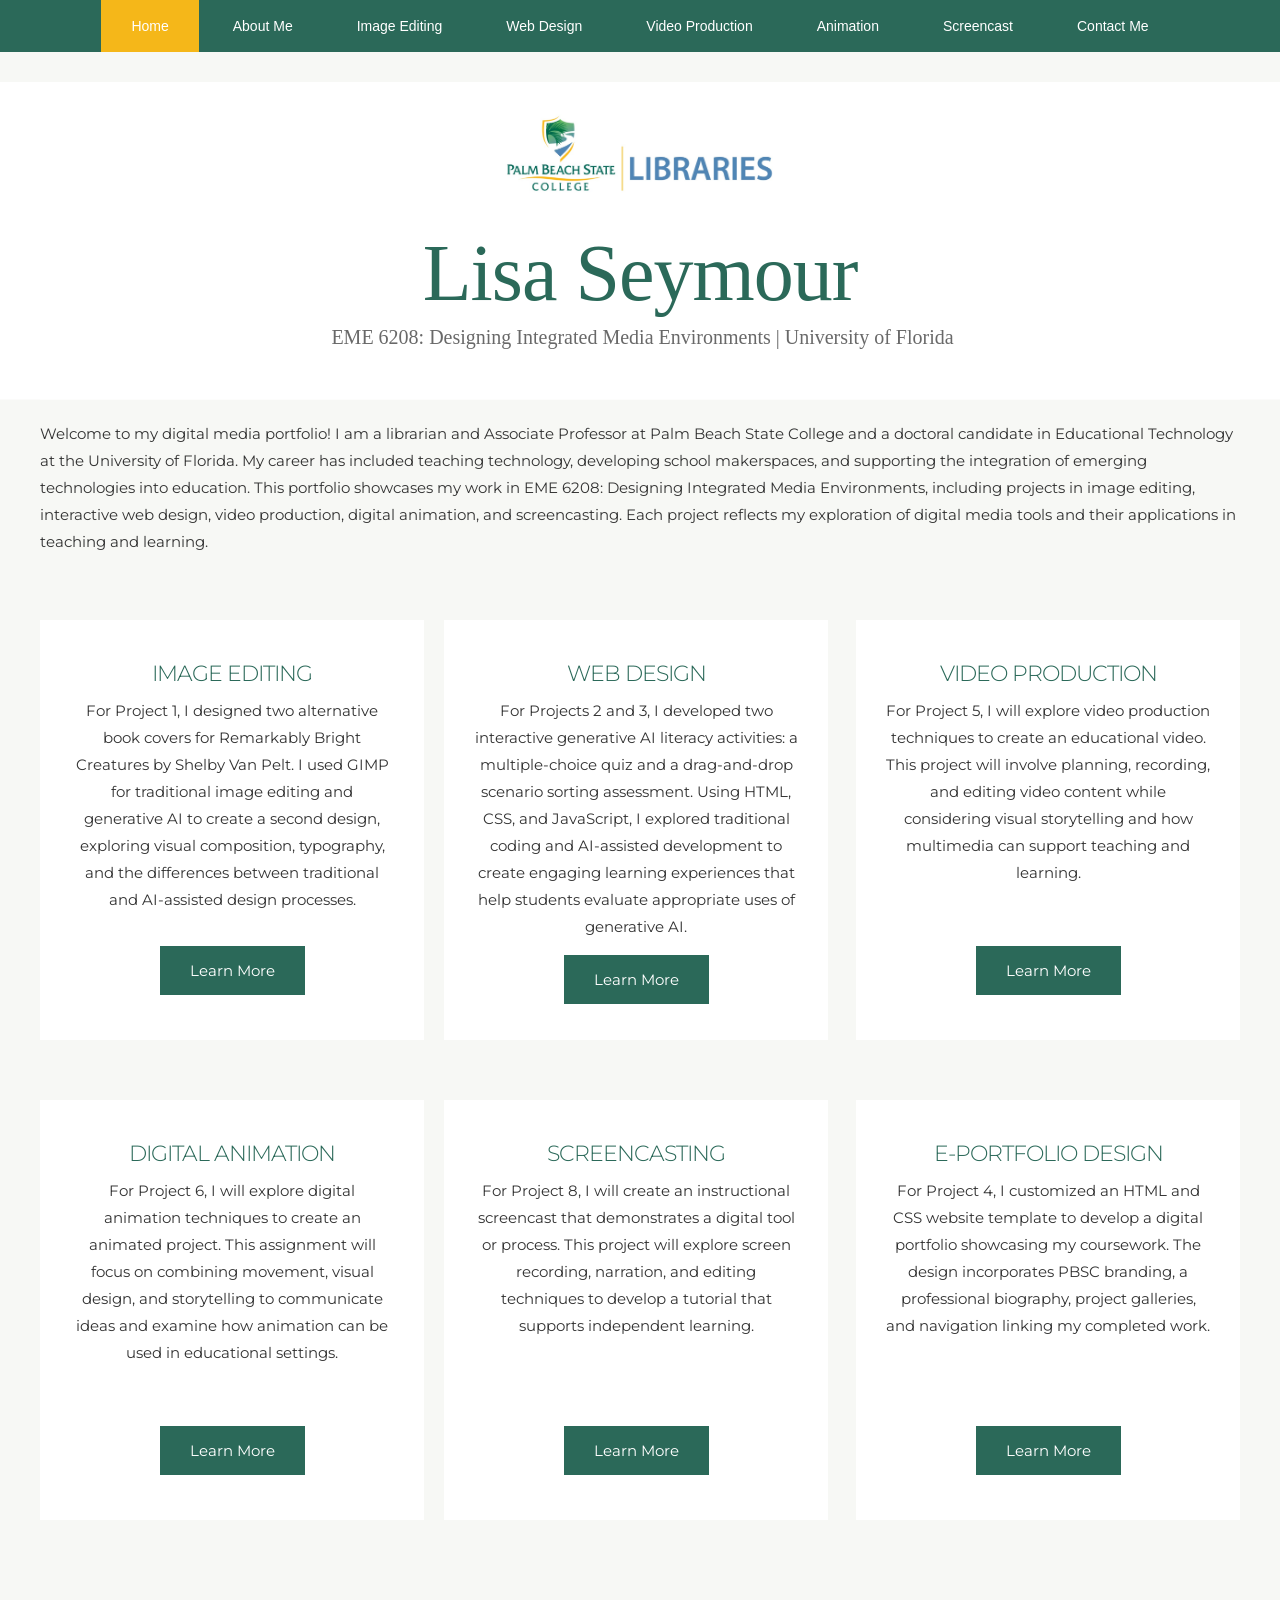
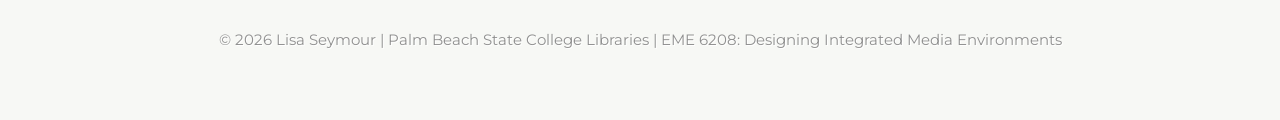
<file: index.html>
<!DOCTYPE html PUBLIC "-//W3C//DTD XHTML 1.0 Strict//EN" "http://www.w3.org/TR/xhtml1/DTD/xhtml1-strict.dtd">


<!--
Design by TEMPLATED
http://templated.co
Released for free under the Creative Commons Attribution License
Name       : Vestibule 
Description: A two-column, fixed-width design with dark color scheme.
Version    : 1.0
Released   : 20130406
-->

<!-- Comments are in ALL CAPS -->


<html xmlns="http://www.w3.org/1999/xhtml">
<head>
<meta name="keywords" content="" />
<meta name="description" content="" />
<meta http-equiv="content-type" content="text/html; charset=utf-8" />

<!-- SET THE PAGE TITLE INSIDE THE TITLE TAGS BELOW -->
    <title>Lisa Seymour | Digital Media Portfolio</title>

<link href="http://fonts.googleapis.com/css?family=Oxygen:400,700,300" rel="stylesheet" type="text/css" />
<link href="style.css" rel="stylesheet" type="text/css" media="screen" />
</head>

<body>
<div id="wrapper">
<!-- START OF THE NAVIGATION SECTION.  DO NOT CHANGE ANYTHING ABOVE THIS LINE EXCEPT TO SET THE TITLE. -->


	<div id="menu-wrapper">
		<div id="menu" class="container">
			<ul>
				<!-- NAVIGATION MENU.  THERE SHOULD BE ONE LIST ITEM FOR EACH BUTTON IN YOUR NAVIGATION BAR. -->
                <!-- REPLACE THE # IN THE LINK WITH THE FILE NAME OF THE APPROPRIATE PAGE.  -->
               
<li class="current_page_item"><a href="index.html">Home</a></li>
<li><a href="about.html">About Me</a></li>

				<li><a href="image.html">Image Editing</a></li>
				<li><a href="web.html">Web Design</a></li>
				<li><a href="video.html">Video Production</a></li>
				<li><a href="animation.html">Animation</a></li>
				<li><a href="screencast.html">Screencast</a></li>
				<li><a href="contact.html">Contact Me</a></li>
			</ul>
		</div>
	</div>
	<div id="logo" class="container">

<img src="PBSC_LIBRARIES-LOGO.jpg" alt="Palm Beach State College Libraries logo" class="library-logo" />

		<!-- THIS IS WHERE YOU CUSTOMIZE THE HEADER FOR EACH PAGE. -->
       <h1>Lisa Seymour</h1>
		<!-- THIS IS WHERE YOU CUSTOMIZE THE SUBHEADER FOR EACH PAGE. -->
      <p>EME 6208: Designing Integrated Media Environments | University of Florida</p>
      </div>
	<div id="page" class="container">
		<div>
			<div class="entry">
				<!-- THIS IS WHERE YOU CUSTOMIZE THE INTRODUCTORY PARAGRAPH FOR EACH PAGE. -->
                
<p>Welcome to my digital media portfolio! I am a librarian and Associate Professor at Palm Beach State College and a doctoral candidate in Educational Technology at the University of Florida. My career has included teaching technology, developing school makerspaces, and supporting the integration of emerging technologies into education. This portfolio showcases my work in EME 6208: Designing Integrated Media Environments, including projects in image editing, interactive web design, video production, digital animation, and screencasting. Each project reflects my exploration of digital media tools and their applications in teaching and learning.</p>

			</div>
		</div>
	</div>
    
    
<!-- END OF THE NAVIGATION SECTION. -->

<!-- START OF THE CONTENT SECTION. -->

<!-- ON OTHER PAGES, LIKE THE PROJECT PAGES, YOU WILL TAKE OUT EVERYTHING BETWEEN HERE AND THE END OF THE CONTENT SECTION AND REPLACE IT WITH THE PROJECT CONTENT. -->
    
    
    
    
	<div id="three-column" class="container">
		<div class="tbox1">
			<div class="box-style">
				<div class="content">
					
					<h2>Image Editing</h2>
					<p>For Project 1, I designed two alternative book covers for Remarkably Bright Creatures by Shelby Van Pelt. I used GIMP for traditional image editing and generative AI to create a second design, exploring visual composition, typography, and the differences between traditional and AI-assisted design processes.</p>
					<a href="image.html" class="button">Learn More</a>
				</div>
			</div>
		</div>
		<div class="tbox2">
			<div class="box-style">
				<div class="content">
					<h2>Web Design</h2>
					
<p>For Projects 2 and 3, I developed two interactive generative AI literacy activities: a multiple-choice quiz and a drag-and-drop scenario sorting assessment. Using HTML, CSS, and JavaScript, I explored traditional coding and AI-assisted development to create engaging learning experiences that help students evaluate appropriate uses of generative AI.</p>

					<a href="web.html" class="button">Learn More</a>
				</div>
			</div>
		</div>
		<div class="tbox3">
			<div class="box-style">
				<div class="content">
					<h2>Video Production</h2>
					
<p>For Project 5, I will explore video production techniques to create an educational video. This project will involve planning, recording, and editing video content while considering visual storytelling and how multimedia can support teaching and learning.</p>

					<a href="video.html" class="button">Learn More</a>
				</div>
			</div>
		</div>
	</div>
	<div id="three-column" class="container">
		<div class="tbox1">
			<div class="box-style">
				<div class="content">
					<h2>Digital Animation</h2>
					
<p>For Project 6, I will explore digital animation techniques to create an animated project. This assignment will focus on combining movement, visual design, and storytelling to communicate ideas and examine how animation can be used in educational settings.</p>

					<a href="animation.html" class="button">Learn More</a>
				</div>
			</div>
		</div>
		<div class="tbox2">
			<div class="box-style">
				<div class="content">
					<h2>Screencasting</h2>
					
<p>For Project 8, I will create an instructional screencast that demonstrates a digital tool or process. This project will explore screen recording, narration, and editing techniques to develop a tutorial that supports independent learning.</p>
<a href="screencast.html" class="button">Learn More</a>
				</div>
			</div>
		</div>
		
<div class="tbox3">
    <div class="box-style">
        <div class="content">
            <h2>E-Portfolio Design</h2>
            <p>For Project 4, I customized an HTML and CSS website template to develop a digital portfolio showcasing my coursework. The design incorporates PBSC branding, a professional biography, project galleries, and navigation linking my completed work.</p>
            <a href="portfolio.html" class="button">Learn More</a>
        </div>
    </div>
</div>
</div>

    
    
    
    
    
<!-- END OF THE CONTENT SECTION.  BELOW YOU CAN CUSTOMIZE YOUR FOOTER. -->
</div>

<div id="footer">
	<!-- START FOOTER -->
	<p>&copy; 2026 Lisa Seymour | Palm Beach State College Libraries | EME 6208: Designing Integrated Media Environments</p>
	   <!-- END FOOTER -->
</div>

</body>
</html>
</file>
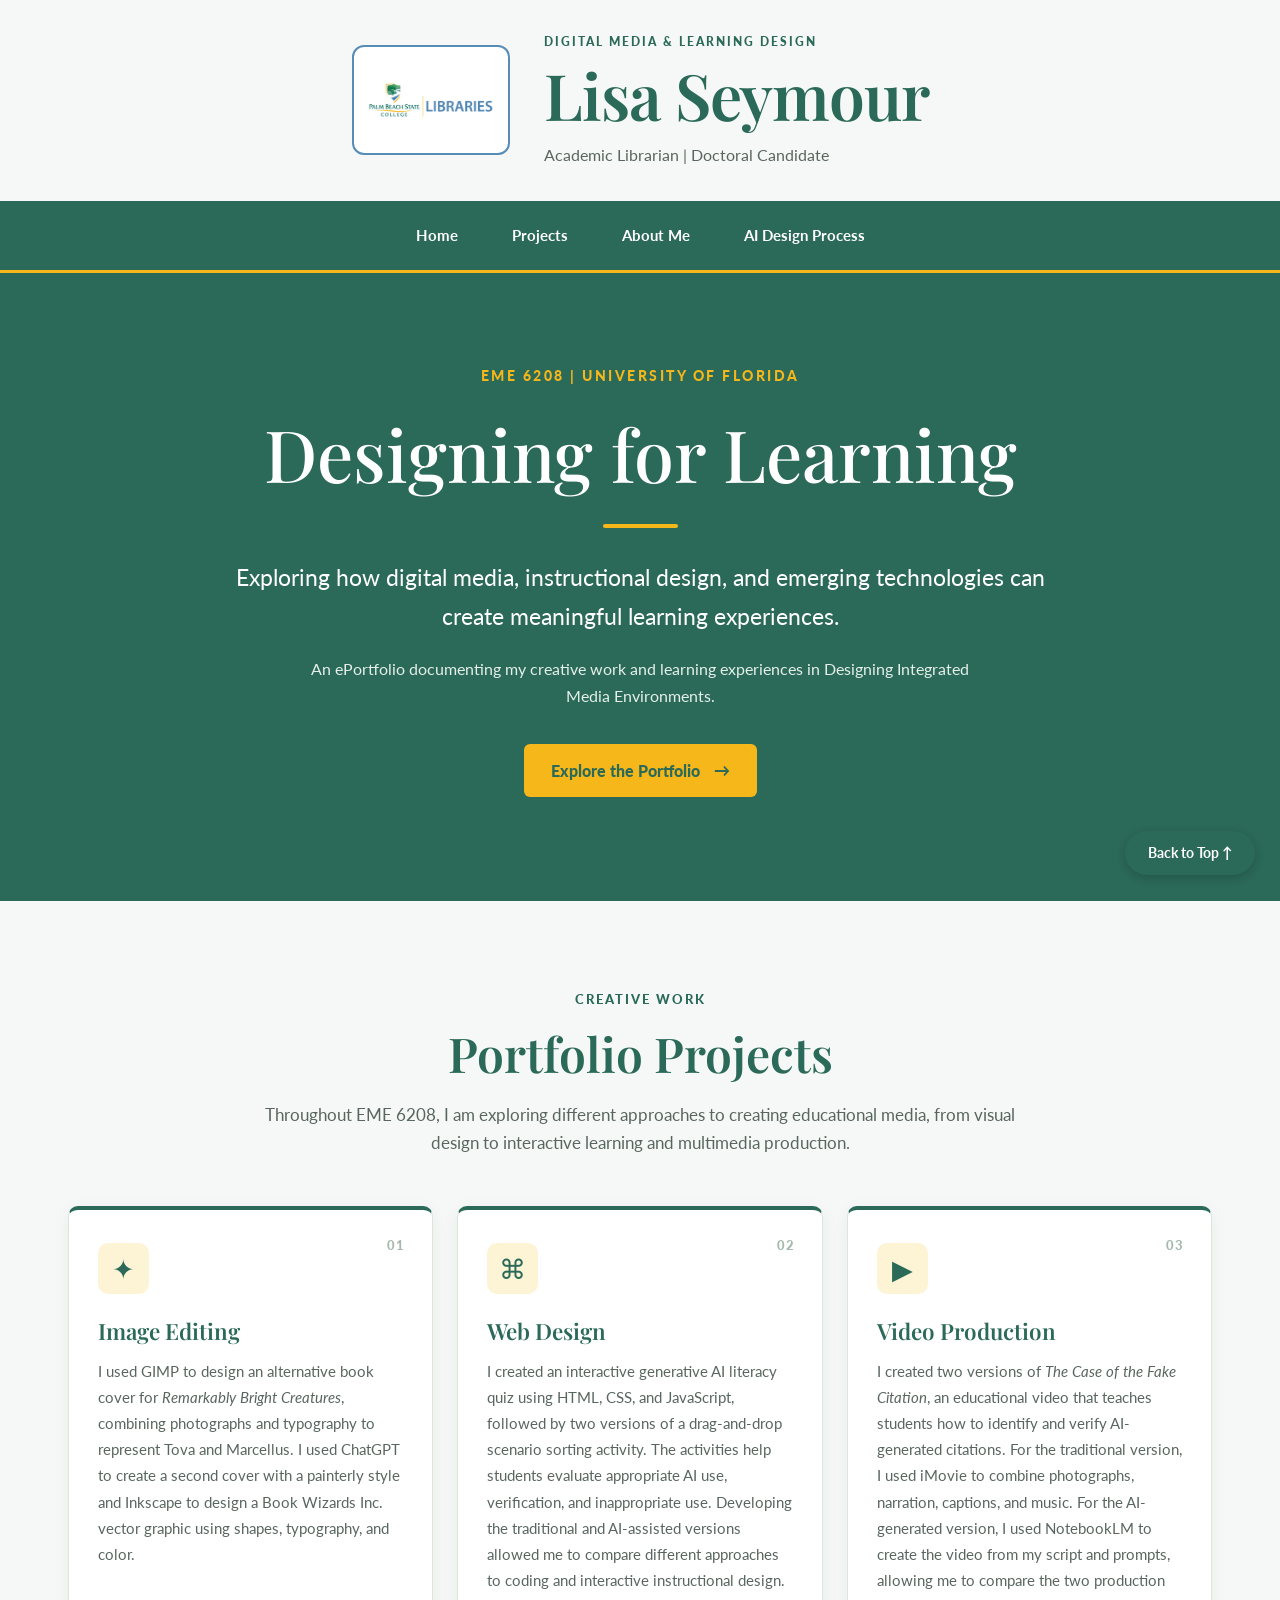
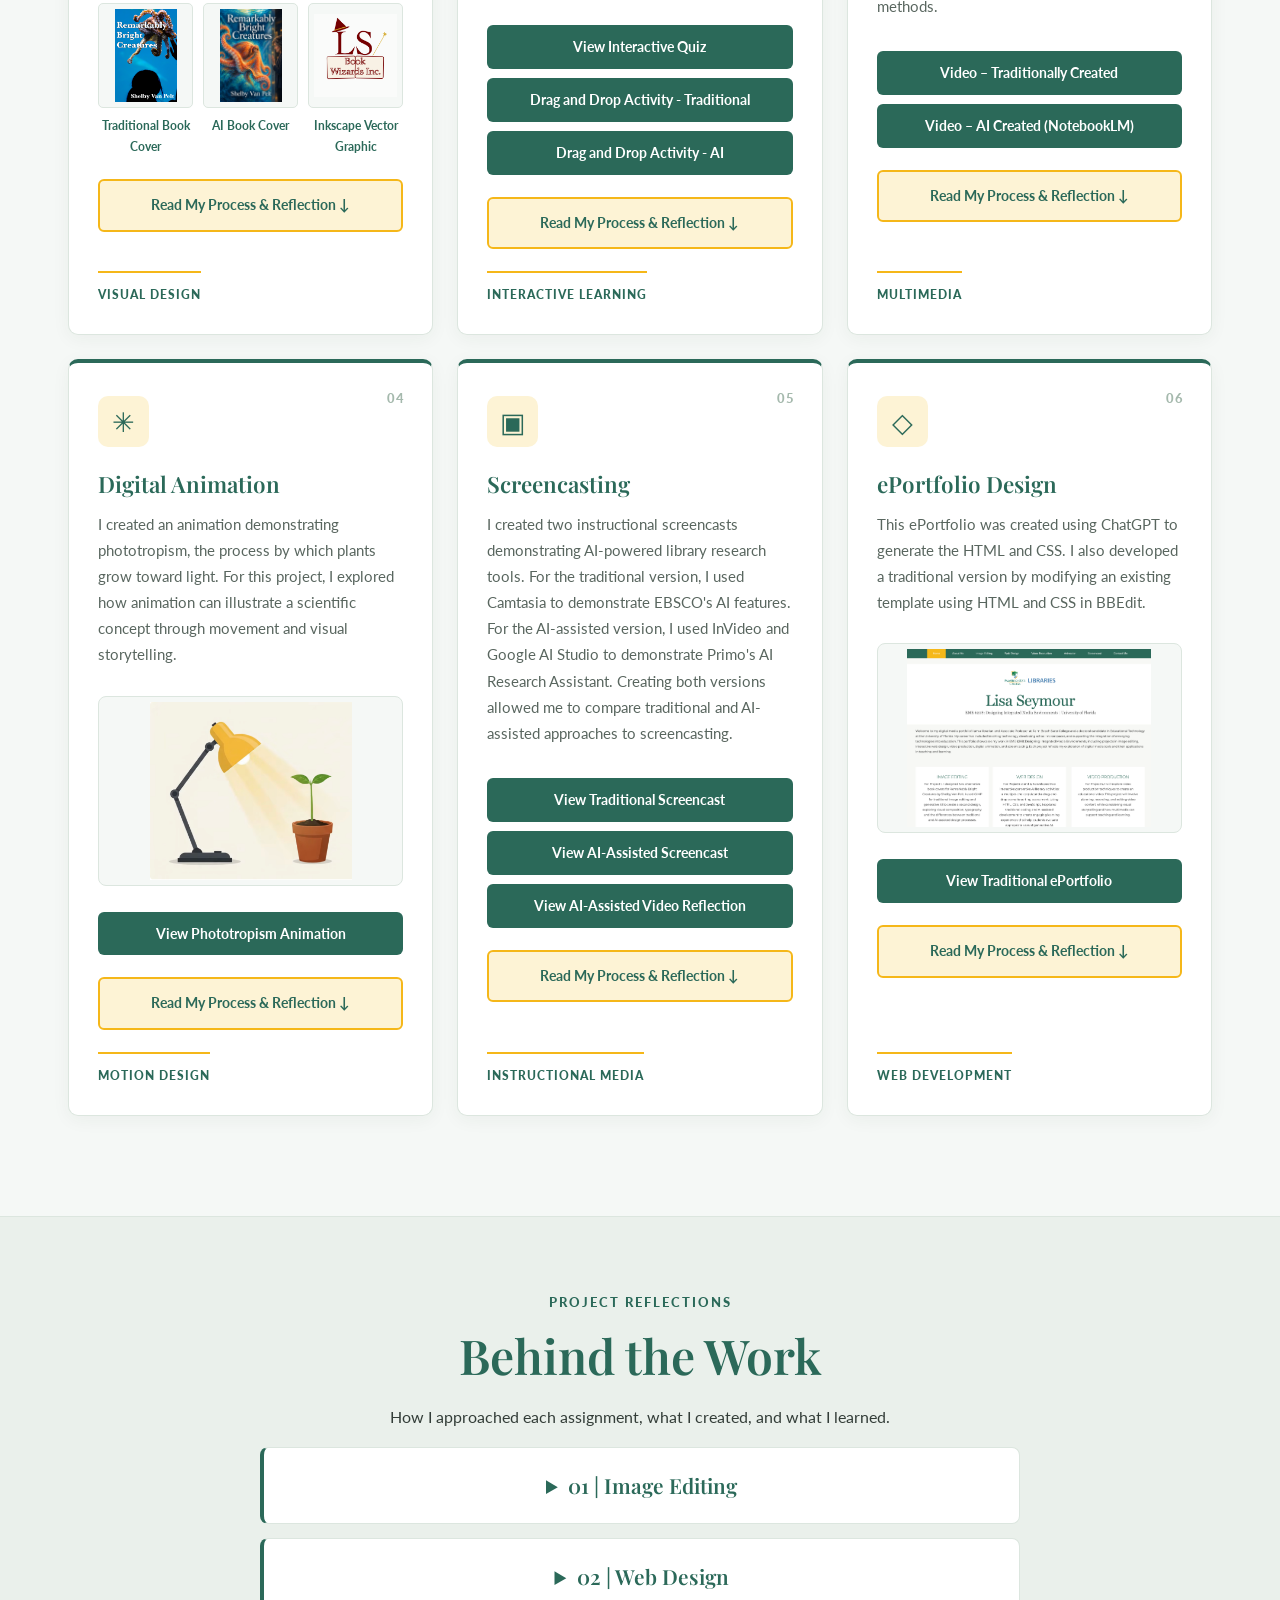
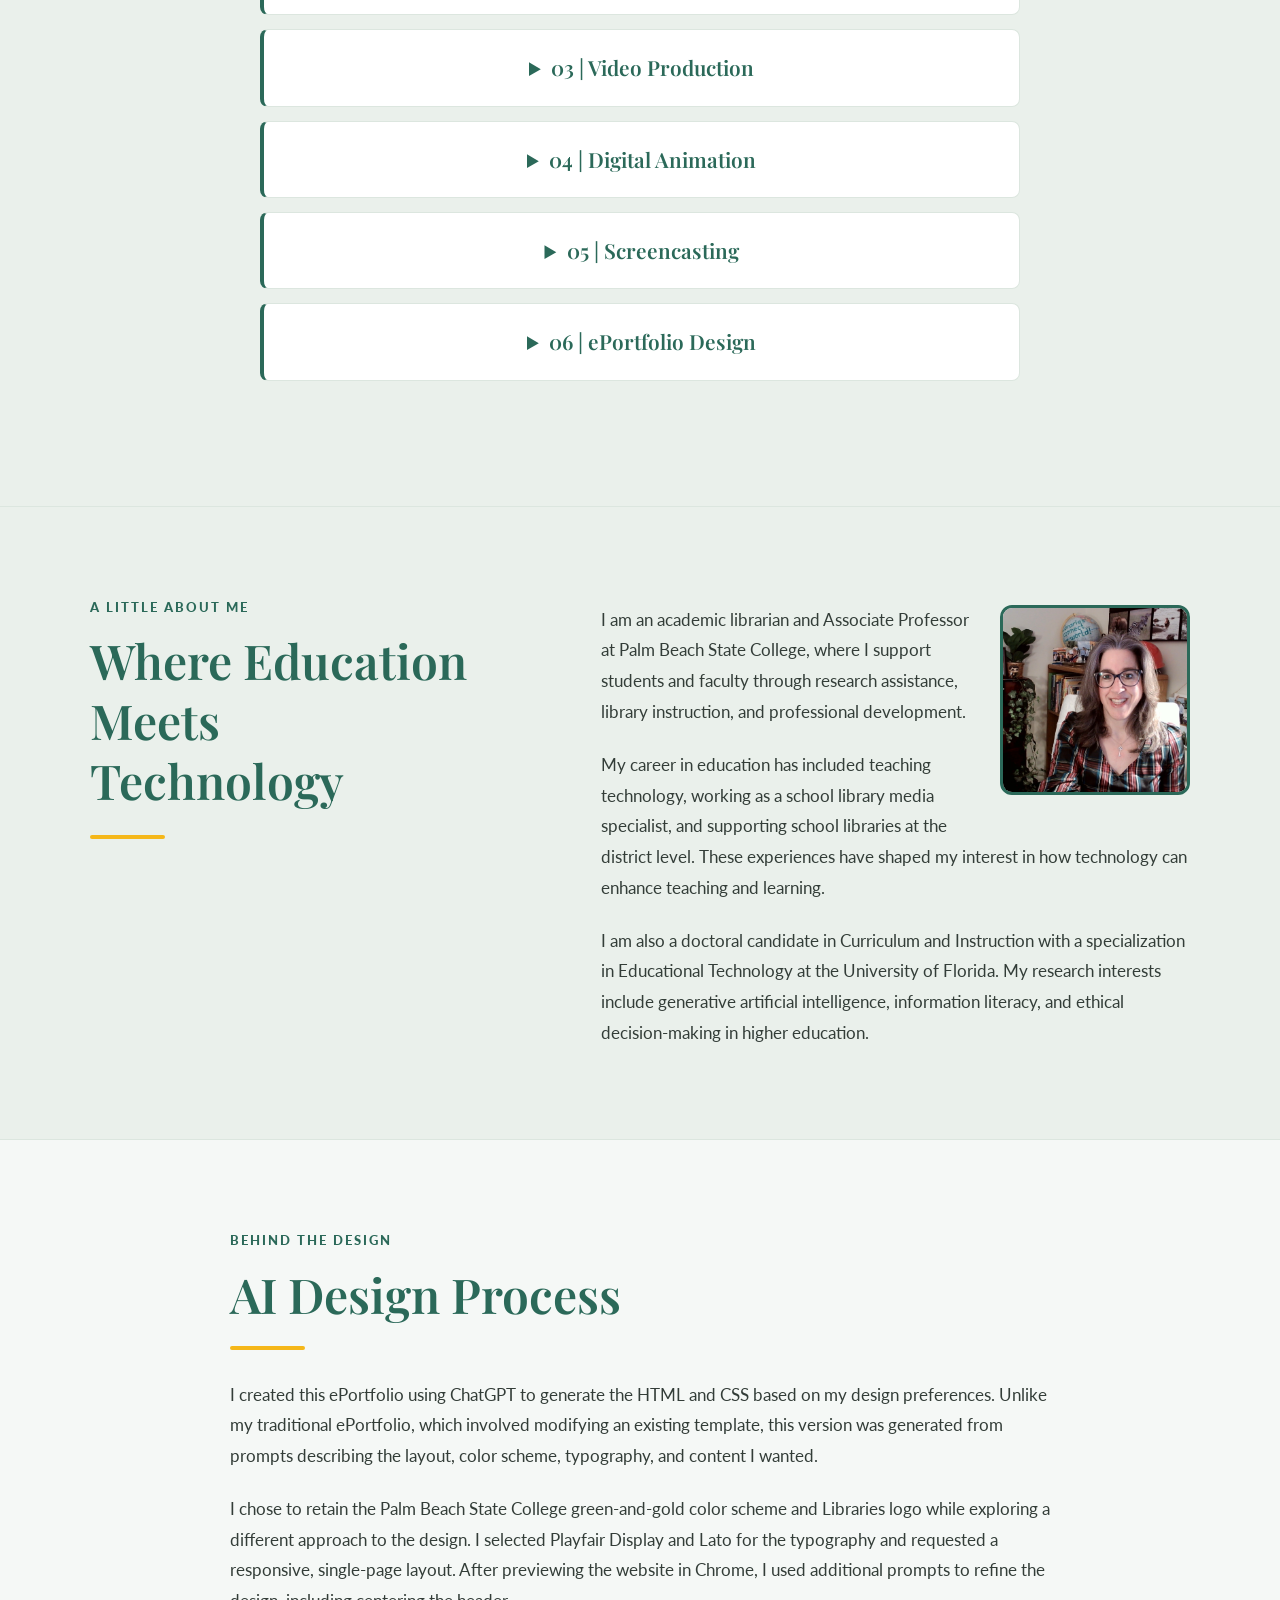
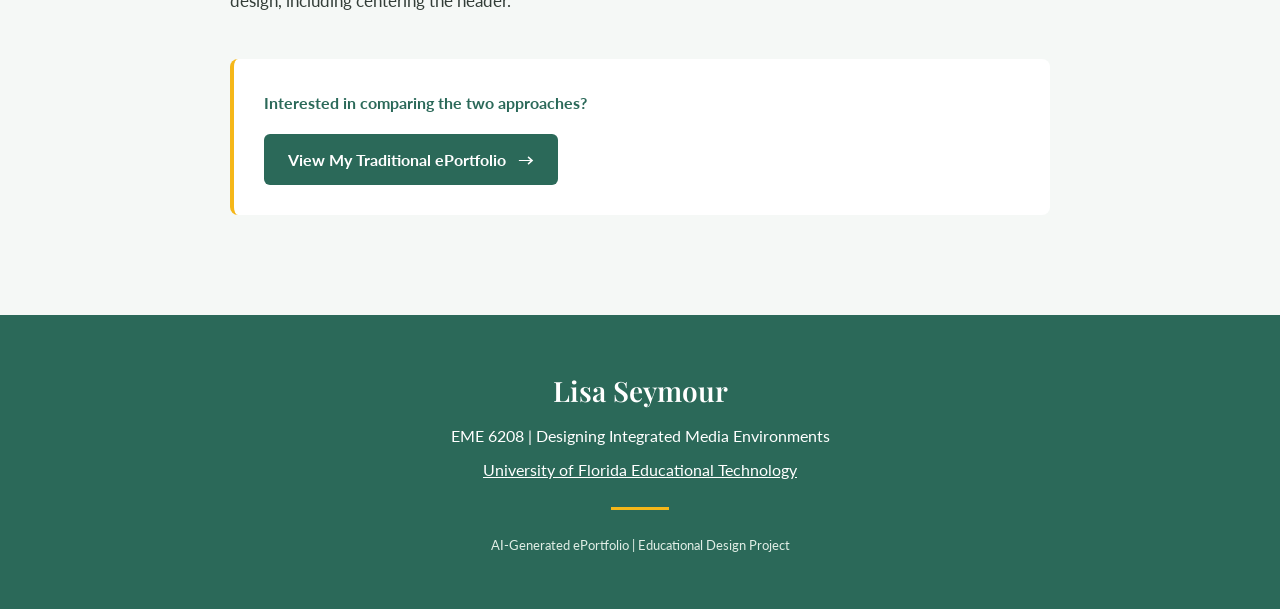
<file: eportfolio/index.html>
<!DOCTYPE html>
<html lang="en">
<head>
  <meta charset="UTF-8">
  <meta name="viewport" content="width=device-width, initial-scale=1.0">
  <meta name="description" content="Lisa Seymour's AI-generated ePortfolio for EME 6208: Designing Integrated Media Environments.">
  <title>Lisa Seymour | Digital Media ePortfolio</title>
  <link rel="stylesheet" href="style.css">
</head>

<body>

  <!-- Header and navigation -->
  <header class="site-header" id="home">
    <div class="header-inner">

      <a class="logo-link" href="#home" aria-label="Return to homepage">
        <div class="logo-frame">
          <img src="PBSC_LIBRARIES-LOGO.jpg"
               alt="Palm Beach State College Libraries logo">
        </div>
      </a>

      <div class="header-identity">
        <p class="eyebrow">Digital Media & Learning Design</p>
        <h1>Lisa Seymour</h1>
        <p class="header-subtitle">
          Academic Librarian | Doctoral Candidate
        </p>
      </div>

    </div>

    <nav class="main-nav" aria-label="Main navigation">
      <a href="#home">Home</a>
      <a href="#projects">Projects</a>
      <a href="#about">About Me</a>
      <a href="#ai-process">AI Design Process</a>
    </nav>
  </header>

  <main>

    <!-- Introduction -->
    <section class="hero" aria-labelledby="hero-title">
      <div class="hero-content">
        <p class="hero-kicker">EME 6208 | University of Florida</p>

        <h2 id="hero-title">Designing for Learning</h2>

        <div class="gold-rule"></div>

        <p class="hero-description">
          Exploring how digital media, instructional design,
          and emerging technologies can create meaningful
          learning experiences.
        </p>

        <p class="hero-secondary">
          An ePortfolio documenting my creative work and
          learning experiences in Designing Integrated
          Media Environments.
        </p>

        <a class="hero-button" href="#projects">
          Explore the Portfolio
          <span aria-hidden="true">&rarr;</span>
        </a>
      </div>
    </section>

    <!-- Project showcase -->
    <section class="projects-section" id="projects"
             aria-labelledby="projects-title">

      <div class="section-heading">
        <p class="section-label">Creative Work</p>
        <h2 id="projects-title">Portfolio Projects</h2>
        <p>
          Throughout EME 6208, I am exploring different
          approaches to creating educational media,
          from visual design to interactive learning
          and multimedia production.
        </p>
      </div>

      <div class="project-grid">

        <article class="project-card">
          <div class="card-number">01</div>
          <div class="card-icon" aria-hidden="true">✦</div>
          <h3>Image Editing</h3>
          <p>
  I used GIMP to design an alternative book cover for
  <em>Remarkably Bright Creatures</em>, combining photographs
  and typography to represent Tova and Marcellus.
  I used ChatGPT to create a second cover with a painterly
  style and Inkscape to design a Book Wizards Inc.
  vector graphic using shapes, typography, and color.
</p>
          
<div class="image-gallery">

  <a href="remarkably-bright-creatures-traditional.png"
     target="_blank" rel="noopener noreferrer">
    <img src="remarkably-bright-creatures-traditional.png"
         alt="Traditionally designed alternative cover for Remarkably Bright Creatures">
    <span>Traditional Book Cover</span>
  </a>

  <a href="AI_RemarkablyBrightCreatures.png"
     target="_blank" rel="noopener noreferrer">
    <img src="AI_RemarkablyBrightCreatures.png"
         alt="AI-generated alternative cover for Remarkably Bright Creatures">
    <span>AI Book Cover</span>
  </a>

  <a href="book-wizard-final.png"
     target="_blank" rel="noopener noreferrer">
    <img src="book-wizard-final.png"
         alt="Book Wizards vector illustration created in Inkscape">
    <span>Inkscape Vector Graphic</span>
  </a>

</div>

          <span class="card-category">Visual Design</span>
        </article>

        <article class="project-card">
          <div class="card-number">02</div>
          <div class="card-icon" aria-hidden="true">⌘</div>
          <h3>Web Design</h3>
         <p>
  I created an interactive generative AI literacy quiz
  using HTML, CSS, and JavaScript, followed by two
  versions of a drag-and-drop scenario sorting activity.
  The activities help students evaluate appropriate AI
  use, verification, and inappropriate use. Developing
  the traditional and AI-assisted versions allowed me
  to compare different approaches to coding and
  interactive instructional design.
</p>
<div class="project-links">
  <a href="https://lisaseymour.github.io/designing-integrated-media/project-2/"
     target="_blank" rel="noopener noreferrer"
     class="project-button">
    View Interactive Quiz
  </a>

  <a href="https://lisaseymour.github.io/designing-integrated-media/project-3-traditional/"
     target="_blank" rel="noopener noreferrer"
     class="project-button">
    Drag and Drop Activity - Traditional
  </a>

  <a href="https://lisaseymour.github.io/designing-integrated-media/project-3-ai/"
     target="_blank" rel="noopener noreferrer"
     class="project-button">
    Drag and Drop Activity - AI
  </a>
</div>

          <span class="card-category">Interactive Learning</span>
        </article>

        <article class="project-card">
          <div class="card-number">03</div>
          <div class="card-icon" aria-hidden="true">▶</div>
          <h3>Video Production</h3>
          <p>
  I created two versions of <em>The Case of the Fake
  Citation</em>, an educational video that teaches
  students how to identify and verify AI-generated
  citations. For the traditional version, I used
  iMovie to combine photographs, narration, captions,
  and music. For the AI-generated version, I used
  NotebookLM to create the video from my script and
  prompts, allowing me to compare the two production
  methods.
</p>
         
<div class="project-links">

  <a href="https://youtu.be/gQKt2Cko8yQ"
     target="_blank" rel="noopener noreferrer"
     class="project-button">
    Video – Traditionally Created
  </a>

  <a href="https://youtu.be/zYoEh9pYAro"
     target="_blank" rel="noopener noreferrer"
     class="project-button">
    Video – AI Created (NotebookLM)
  </a>

</div>

          <span class="card-category">Multimedia</span>
        </article>

        
        <article class="project-card">
          <div class="card-number">04</div>
          <div class="card-icon" aria-hidden="true">✳</div>
          <h3>Digital Animation</h3>
          <p>
            I created an animation demonstrating phototropism,
            the process by which plants grow toward light.
            For this project, I explored how animation can
            illustrate a scientific concept through movement
            and visual storytelling.
          </p>

          <a href="https://youtu.be/F1OTpsPE6Hk"
             target="_blank" rel="noopener noreferrer"
             class="project-preview-link">
            <img src="phototropism.png"
                 alt="Animation showing a plant growing toward a lamp"
                 class="project-preview-image">
          </a>

          <div class="project-links">
            <a href="https://youtu.be/F1OTpsPE6Hk"
               target="_blank" rel="noopener noreferrer"
               class="project-button">
              View Phototropism Animation
            </a>
          </div>

          <span class="card-category">Motion Design</span>
        </article>

        <article class="project-card">
          <div class="card-number">05</div>
          <div class="card-icon" aria-hidden="true">▣</div>
          <h3>Screencasting</h3>
          <p>
            I created two instructional screencasts demonstrating
            AI-powered library research tools. For the traditional
            version, I used Camtasia to demonstrate EBSCO's AI
            features. For the AI-assisted version, I used InVideo
            and Google AI Studio to demonstrate Primo's AI
            Research Assistant. Creating both versions allowed
            me to compare traditional and AI-assisted approaches
            to screencasting.
          </p>

          <div class="project-links">
            <a href="https://youtu.be/Oqzo3-3kQes"
               target="_blank" rel="noopener noreferrer"
               class="project-button">
              View Traditional Screencast
            </a>

            <a href="https://youtu.be/P6d_p23tyeU"
               target="_blank" rel="noopener noreferrer"
               class="project-button">
              View AI-Assisted Screencast
            </a>

            <button type="button"
                    class="project-button"
                    id="open-reflection">
              View AI-Assisted Video Reflection
            </button>
          </div>

          <span class="card-category">Instructional Media</span>
        </article>

        <article class="project-card">
          <div class="card-number">06</div>
          <div class="card-icon" aria-hidden="true">◇</div>
          <h3>ePortfolio Design</h3>
          <p>
            This ePortfolio was created using ChatGPT to generate
            the HTML and CSS. I also developed a traditional
            version by modifying an existing template using
            HTML and CSS in BBEdit.
          </p>

          <a href="https://lisaseymour.github.io/designing-integrated-media/"
             target="_blank" rel="noopener noreferrer"
             class="project-preview-link">
            <img src="traditional_portfolio.png"
                 alt="Screenshot of the traditional ePortfolio homepage"
                 class="project-preview-image">
          </a>

          <div class="project-links">
            <a href="https://lisaseymour.github.io/designing-integrated-media/"
               target="_blank" rel="noopener noreferrer"
               class="project-button">
              View Traditional ePortfolio
            </a>
          </div>

          <span class="card-category">Web Development</span>
        </article>

      </div>
    </section>

<!-- Expanded Project Details -->
<section class="project-details-section"
         aria-labelledby="project-details-title">

  <div class="project-details-container">

    <div class="section-heading">
     
<p class="section-label">Project Reflections</p>
<h2 id="project-details-title">Behind the Work</h2>
<p>
  How I approached each assignment, what I created,
  and what I learned.
</p>

    <!-- Project 1: Image Editing -->
    <details class="project-detail">
      <summary>01 | Image Editing</summary>
      <div class="project-detail-content">

        <p>
          For the image editing projects, I created two alternative book covers for
          <em>Remarkably Bright Creatures</em> by Shelby Van Pelt,
          one using GIMP and the other using generative AI. I wanted
          both covers to represent the relationship between Tova and
          Marcellus, which I feel is the heart of the book. I had
          never used GIMP before, and I found the learning curve
          frustrating. Although GIMP gave me considerable control
          over individual elements, I spent a lot of time figuring
          out how to remove backgrounds, resize images, and work
          with typography. I was happy with the finished cover,
          but the process was more difficult than I expected.
        </p>

        <p>
          Creating the AI-generated cover using ChatGPT was a
          completely different experience. Instead of manipulating
          individual elements, I described what I wanted and refined
          my prompts based on the results. AI handled the composition
          and typography well but sometimes struggled with details
          I thought would be straightforward. Fixing one problem
          occasionally created another. Although both approaches
          involved trial and error, I preferred working with
          generative AI because I could focus on what I wanted
          the cover to look like rather than learning unfamiliar
          editing tools. It also took considerably less time.
        </p>

        <p>
          For the vector graphic, I used Inkscape to design a logo
          for LS Book Wizards Inc., a fictitious personalized
          book-selection service inspired by my love of Harry Potter
          and connecting readers with books. I incorporated my
          initials, a wizard hat, wand, and open book into the
          design, experimenting with vector shapes, typography,
          and colors. I wanted the finished logo to reflect my
          identity as a librarian and the magic of finding
          the right book.
        </p>

      </div>
    </details>

    <!-- Projects 2 and 3: Web Design -->
    <details class="project-detail">
      <summary>02 | Web Design</summary>
      <div class="project-detail-content">

        <p>
        For the web design quiz assignment, I adapted an existing geography quiz to create my own Generative AI Literacy quiz that I could use in my library instruction. 
          I wrote eight questions combining
          basic AI knowledge with scenarios that ask students to
          apply what they know. Using BBEdit and ChatGPT, I modified
          the HTML and JavaScript to replace the questions, update
          the answer feedback, and remove the Cheat Mode option.
          I also used CSS to incorporate PBSC's colors and improve
          the formatting. I hadn't worked with JavaScript or CSS
          before, so this project helped me understand how the
          different files work together to create an interactive
          learning object.
        </p>

        <p>
        For the drag-and-drop web design assignment, I created two versions of a drag-and-drop
          activity in which students sort AI literacy scenarios
          into three categories: Appropriate AI Use, Verify Before
          Using, and Inappropriate AI Use. For the traditional
          version, I modified existing HTML and CSS code, which
          was tedious and sometimes frustrating. Finding the
          correct lines to change was often harder than making
          the changes themselves. For the AI-assisted version,
          I used ChatGPT to generate the code and revised my prompts
          until the activity looked and worked the way I wanted.
        </p>

        <p>
          The traditional version took several hours, while the
          AI-assisted version took about 20 minutes. I preferred
          the AI approach because I could focus on designing the
          activity rather than searching through code. However,
          working with the code traditionally gave me a better
          understanding of HTML and CSS. I learned that AI can
          make creating interactive learning objects much easier,
          but understanding how the code works is still important.
        </p>

      </div>
    </details>

    <!-- Video Production -->
    <details class="project-detail">
      <summary>03 | Video Production</summary>
      <div class="project-detail-content">

        <p>
          For the video production projects, I created two versions of
          <em>The Case of the Fake Citation</em>, an educational
          video teaching students how to identify and verify
          AI-generated citations. I wanted the videos to have
          a playful, old-fashioned detective theme while explaining
          how students can check article titles, authors, journals,
          and DOIs. I used iMovie for the traditional version and
          NotebookLM for the AI-generated version, keeping the
          same topic so I could compare the two production methods.
        </p>

        <p>
          For the traditional version, I wrote the script, recorded
          the narration, found photographs, and used iMovie to
          arrange everything. I experimented with the Ken Burns
          effect, transitions, captions, and background music,
          spending considerable time synchronizing the narration
          with the images. Although I was familiar with iMovie,
          I learned how to work with multiple audio tracks and
          adjust the timing of individual elements. The entire
          process took approximately five hours, but I enjoyed
          having control over how the video looked and sounded.
        </p>

        <p>
          For the AI-generated version, I uploaded my script to
          NotebookLM and used ChatGPT to help develop the prompts.
          NotebookLM generated the narration and visuals in minutes,
          but getting the video I wanted was more difficult. My
          first attempt was too long, and the second lost some
          of the detective elements I wanted. Although AI was
          considerably faster, I preferred working with iMovie
          because I could make individual adjustments rather than
          regenerate the video and hope for better results. This
          project showed me that AI can be useful for creating
          instructional videos quickly, but producing a video
          that matches my vision sometimes requires more control
          than AI tools provide.
        </p>

        <div class="project-video-grid">

          <div class="project-video">
            <h4>Traditionally Created: iMovie</h4>
            <div class="video-frame">
              <iframe
                src="https://www.youtube.com/embed/gQKt2Cko8yQ"
                title="The Case of the Fake Citation - iMovie Version"
                loading="lazy"
                allow="accelerometer; autoplay; clipboard-write; encrypted-media; gyroscope; picture-in-picture; web-share"
                referrerpolicy="strict-origin-when-cross-origin"
                allowfullscreen>
              </iframe>
            </div>
          </div>

          <div class="project-video">
            <h4>AI-Generated: NotebookLM</h4>
            <div class="video-frame">
              <iframe
                src="https://www.youtube.com/embed/zYoEh9pYAro"
                title="The Case of the Fake Citation - NotebookLM Version"
                loading="lazy"
                allow="accelerometer; autoplay; clipboard-write; encrypted-media; gyroscope; picture-in-picture; web-share"
                referrerpolicy="strict-origin-when-cross-origin"
                allowfullscreen>
              </iframe>
            </div>
          </div>

        </div>

      </div>
    </details>

    <!-- Digital Animation -->
    <details class="project-detail">
      <summary>04 | Digital Animation</summary>
      <div class="project-detail-content">

        <p>
          For the digital animation project,, I created a 14-second educational animation
          demonstrating phototropism, the process by which plants
          grow toward a light source. I used ChatGPT to help select
          the scientific concept, develop the storyboard and
          narration, and write a detailed prompt for Google Flow
          using Omni 1.2 Flash. I chose phototropism because I
          wanted to illustrate a scientific process where the
          movement itself would help explain the concept.
        </p>

        <p>
          I wanted the animation to show a seedling gradually
          growing toward a stationary lamp rather than simply
          bending or tilting toward it. My prompt specified how
          the light rays should fade into view, how the plant's
          stem should elongate and curve toward the light, and
          when the narration and text should appear. I also
          included a visual explanation of how greater cell growth
          on the shaded side causes the plant to bend toward the
          light. I was able to generate the entire animation in
          one attempt, including the narration, movement, and
          transitions, without needing to make additional edits
          in a traditional video editor.
        </p>

        <p>
          Because I was illustrating a scientific concept, accuracy
          was particularly important. I used Khan Academy resources
          to learn about phototropism and checked the finished
          animation to make sure the plant's movement accurately
          represented the process. This project showed me how a
          detailed AI prompt can control multiple animation
          elements while creating an educational video that would
          have been considerably more difficult for me to produce
          using traditional animation tools.
        </p>

        <div class="project-video-grid">
          <div class="project-video">
            <h4>Phototropism Animation</h4>
            <div class="video-frame">
              <iframe
                src="https://www.youtube.com/embed/F1OTpsPE6Hk"
                title="Phototropism Educational Animation"
                loading="lazy"
                allow="accelerometer; autoplay; clipboard-write; encrypted-media; gyroscope; picture-in-picture; web-share"
                referrerpolicy="strict-origin-when-cross-origin"
                allowfullscreen>
              </iframe>
            </div>
          </div>
        </div>

      </div>
    </details>

    <!-- Screencasting -->
    <details class="project-detail">
      <summary>05 | Screencasting</summary>
      <div class="project-detail-content">

        <p>
          For the screencasting projects, I created two instructional
          videos demonstrating AI features in library research tools.
          For the traditional version, I used Camtasia to create a
          screencast introducing students to EBSCO's AI features.
          For the AI-assisted version, I used InVideo to demonstrate
          Primo's AI Research Assistant. Both videos were designed
          to help students understand how to use these tools when
          conducting research.
        </p>

        <p>
          I preferred working with Camtasia because I had much more
          control over the editing process. I could adjust the timing
          of the narration, add zoom effects to highlight important
          features, and use mouse-click indicators to help students
          follow along with the demonstration. Although getting
          everything synchronized took time, I liked being able
          to make individual adjustments until the video looked
          and sounded the way I wanted.
        </p>

        <p>
          For the AI-assisted version, I recorded the screencast
          myself and used ChatGPT's integration with InVideo to
          help with editing. I also used Google AI Studio to
          generate the narration because of the limitations of
          InVideo's free version. While I liked how easy it was
          to generate a professional-sounding narration without
          recording mistakes, getting the narration synchronized
          with the video was particularly frustrating. Creating
          the narration in separate sections also left long
          stretches without narration, so I eventually recreated
          it as one continuous recording. Even making relatively
          small editing changes sometimes took several attempts.
        </p>

        <p>
          I was completely surprised that using AI didn't save me
          any time at all. Although AI-assisted editing has potential,
          I found that it still required considerable technical
          knowledge and was difficult to use effectively without
          paying for a subscription. For this project, I preferred
          Camtasia because it gave me the control I needed to create
          an instructional screencast that matched what I wanted.
        </p>

        <div class="project-video-grid">

          <div class="project-video">
            <h4>Traditional Screencast: Camtasia</h4>
            <div class="video-frame">
              <iframe
                src="https://www.youtube.com/embed/Oqzo3-3kQes"
                title="EBSCO AI Features - Camtasia Screencast"
                loading="lazy"
                allow="accelerometer; autoplay; clipboard-write; encrypted-media; gyroscope; picture-in-picture; web-share"
                referrerpolicy="strict-origin-when-cross-origin"
                allowfullscreen>
              </iframe>
            </div>
          </div>

          <div class="project-video">
            <h4>AI-Assisted Screencast: InVideo</h4>
            <div class="video-frame">
              <iframe
                src="https://www.youtube.com/embed/P6d_p23tyeU"
                title="Primo AI Research Assistant - InVideo Screencast"
                loading="lazy"
                allow="accelerometer; autoplay; clipboard-write; encrypted-media; gyroscope; picture-in-picture; web-share"
                referrerpolicy="strict-origin-when-cross-origin"
                allowfullscreen>
              </iframe>
            </div>
          </div>

        </div>

      </div>
    </details>

    <!-- ePortfolio Design -->
    <details class="project-detail">
      <summary>06 | ePortfolio Design</summary>
      <div class="project-detail-content">

        <p>
          For the ePortfolio design projects, I created two versions of my ePortfolio,
          one by modifying an existing HTML and CSS template and
          the other using ChatGPT to generate the code from scratch.
          I wanted both websites to reflect my professional identity
          as an academic librarian, so I incorporated the Palm Beach
          State College Libraries logo and PBSC's green-and-gold
          color scheme while creating two distinctly different
          designs.
        </p>

        <p>
          For the traditional version, I used BBEdit to customize
          the template, modifying the navigation, fonts, colors,
          and page layouts. I created separate pages for my
          projects and adjusted the CSS to make the homepage more
          consistent. The process involved considerable trial
          and error, particularly when changes to the HTML or CSS
          affected elements I hadn't intended to change. Although
          I used ChatGPT to help troubleshoot problems, I still
          needed to locate and modify the code myself. Working
          through these issues helped me better understand how
          HTML and CSS work together.
        </p>

        <p>
          For the AI-created version, I used ChatGPT to generate
          the HTML and CSS based on my design preferences. I chose
          a more modern, single-page layout with different typography
          while retaining the PBSC branding. I copied the generated
          code into BBEdit and continued using it to make adjustments
          as I refined the website, previewing the changes in Chrome.
          I found this approach much easier because I could describe
          the changes I wanted rather than spending time locating
          and modifying individual lines of code. However, I still
          needed to test the website, identify problems, and make
          revisions. I preferred the AI-created version because it
          gave me more creative control over the design, but both
          experiences reinforced the importance of understanding
          how HTML and CSS work together.
        </p>

        <p class="project-detail-link">
          <a href="https://lisaseymour.github.io/designing-integrated-media/"
             target="_blank" rel="noopener noreferrer">
            View My Traditionally Created ePortfolio
          </a>
        </p>

      </div>
    </details>

  </div>
</section>

    <!-- About section -->
    <section class="about-section" id="about"
             aria-labelledby="about-title">

      <div class="about-container">

        <div class="about-intro">
          <p class="section-label">A Little About Me</p>
          <h2 id="about-title">Where Education Meets Technology</h2>
          <div class="gold-rule"></div>
        </div>

        <div class="about-text">
        <img
  src="Profile_Square.jpg"
  alt="Lisa Seymour"
  class="about-photo"
>
          <p>
            I am an academic librarian and Associate Professor
            at Palm Beach State College, where I support
            students and faculty through research assistance,
            library instruction, and professional development.
          </p>

          <p>
            My career in education has included teaching
            technology, working as a school library media
            specialist, and supporting school libraries
            at the district level. These experiences have
            shaped my interest in how technology can enhance
            teaching and learning.
          </p>

          <p>
            I am also a doctoral candidate in Curriculum
            and Instruction with a specialization in
            Educational Technology at the University of
            Florida. My research interests include generative
            artificial intelligence, information literacy,
            and ethical decision-making in higher education.
          </p>
        </div>

      </div>
    </section>

<!-- AI Design Process -->
<section class="ai-process-section" id="ai-process"
         aria-labelledby="ai-process-title">

  <div class="ai-process-container">

    <p class="section-label">Behind the Design</p>
    <h2 id="ai-process-title">AI Design Process</h2>
    <div class="gold-rule"></div>

    <p>
      I created this ePortfolio using ChatGPT to generate the
      HTML and CSS based on my design preferences. Unlike my
      traditional ePortfolio, which involved modifying an
      existing template, this version was generated from
      prompts describing the layout, color scheme, typography,
      and content I wanted.
    </p>

    <p>
      I chose to retain the Palm Beach State College green-and-gold
      color scheme and Libraries logo while exploring a different
      approach to the design. I selected Playfair Display and Lato
      for the typography and requested a responsive, single-page
      layout. After previewing the website in Chrome, I used
      additional prompts to refine the design, including centering
      the header.
    </p>

    <div class="comparison-link">
      <p>Interested in comparing the two approaches?</p>

      <a href="https://lisaseymour.github.io/designing-integrated-media/"
         target="_blank"
         rel="noopener noreferrer"
         class="traditional-button">
        View My Traditional ePortfolio
        <span aria-hidden="true">&rarr;</span>
      </a>
    </div>

  </div>
</section>

  </main>

  <!-- Footer -->
  <footer class="site-footer">
    <p class="footer-name">Lisa Seymour</p>
    <p>EME 6208 | Designing Integrated Media Environments</p>
    
<p>
  <a href="https://education.ufl.edu/educational-technology/"
     target="_blank"
     rel="noopener noreferrer"
     style="color: #FFFFFF; text-decoration: underline;">
    University of Florida Educational Technology
  </a>
</p>


    <div class="footer-rule"></div>

    <p class="footer-note">
      AI-Generated ePortfolio | Educational Design Project
    </p>
  </footer>
<!-- Back to Top button -->
<a href="#home" class="back-to-top" aria-label="Back to top">
  Back to Top ↑
</a>

<!-- AI-Assisted Video Reflection Pop-up -->

<dialog id="reflection-dialog"
        class="reflection-dialog"
        aria-labelledby="reflection-title">

  <div class="reflection-content">

    <button type="button"
            class="reflection-close"
            id="close-reflection"
            aria-label="Close reflection">
      &times;
    </button>

    <p class="section-label">Screencasting Project</p>
    <h2 id="reflection-title">
      AI-Assisted Video Reflection
    </h2>
    <div class="gold-rule"></div>

    <p>
      For this assignment, I used InVideo through its integration
      with ChatGPT to create an instructional screencast
      demonstrating Primo's AI Research Assistant. I recorded
      the screencast myself and used AI to generate the narration
      and add visual effects. The biggest advantage I found was
      AI-generated narration. When recording my own narration,
      I often make mistakes or stumble over words, which means
      having to rerecord sections until I get them right.
      Using Google AI Studio eliminated those problems and
      allowed me to generate a professional-sounding voiceover
      from my script. I also liked being able to connect ChatGPT
      directly to InVideo and describe the changes I wanted
      rather than having to learn another editing interface.
      I can see how these features could be useful for educators
      who want to create instructional videos but have limited
      experience with video editing software.
    </p>

    <p>
      However, creating the video was much more difficult than
      I expected. The free version of InVideo limited my ability
      to generate narration, so I had to use Google AI Studio
      instead. Generating the narration in five separate sections
      resulted in noticeable differences in the voice. The five
      recordings were also too short for the video, leaving long
      stretches without any narration. This meant recreating the
      narration as one continuous recording. Getting that
      narration to match the actions on screen was particularly
      frustrating. I spent considerable time adjusting the timing
      because the narration frequently described something before
      or after it appeared on screen. Even getting the pop-up text
      to display with the correct background color took several
      attempts. What surprised me most was how little time AI
      actually saved. Although ChatGPT could make changes
      directly in InVideo, I still needed to recognize problems
      and explain how to correct them. For educators without video
      editing experience, I think this could be frustrating rather
      than helpful. While AI-assisted video editing has educational
      potential, my experience showed that it still requires
      technical knowledge and can be difficult to use effectively
      without paying for a subscription.
    </p>

    <button type="button"
            class="reflection-done"
            id="done-reflection">
      Close Reflection
    </button>

  </div>
</dialog>

<script>
  const reflectionDialog =
    document.getElementById('reflection-dialog');

  document.getElementById('open-reflection')
    .addEventListener('click', function () {
      reflectionDialog.showModal();
    });

  document.getElementById('close-reflection')
    .addEventListener('click', function () {
      reflectionDialog.close();
    });

  document.getElementById('done-reflection')
    .addEventListener('click', function () {
      reflectionDialog.close();
    });

  reflectionDialog.addEventListener('click', function (event) {
    if (event.target === reflectionDialog) {
      reflectionDialog.close();
    }
  });
</script>

<script>
  // Connect each project card to its expanded description
  const projectCards = document.querySelectorAll('.project-card');
  const projectDetails = document.querySelectorAll('.project-detail');

  projectCards.forEach(function(card, index) {
    const detail = projectDetails[index];
    if (!detail) return;

    // Give each expanded section a destination
    detail.id = 'project-detail-' + (index + 1);

    // Create the button
    const link = document.createElement('a');
    link.href = '#' + detail.id;
    link.className = 'explore-project';
    link.textContent = 'Read My Process & Reflection ↓';

    // Open the matching description when clicked
    link.addEventListener('click', function() {
      detail.open = true;
    });

    // Place the button above the category label
    const category = card.querySelector('.card-category');

    if (category) {
      card.insertBefore(link, category);
    }
  });
</script>

</body>
</html>
</file>
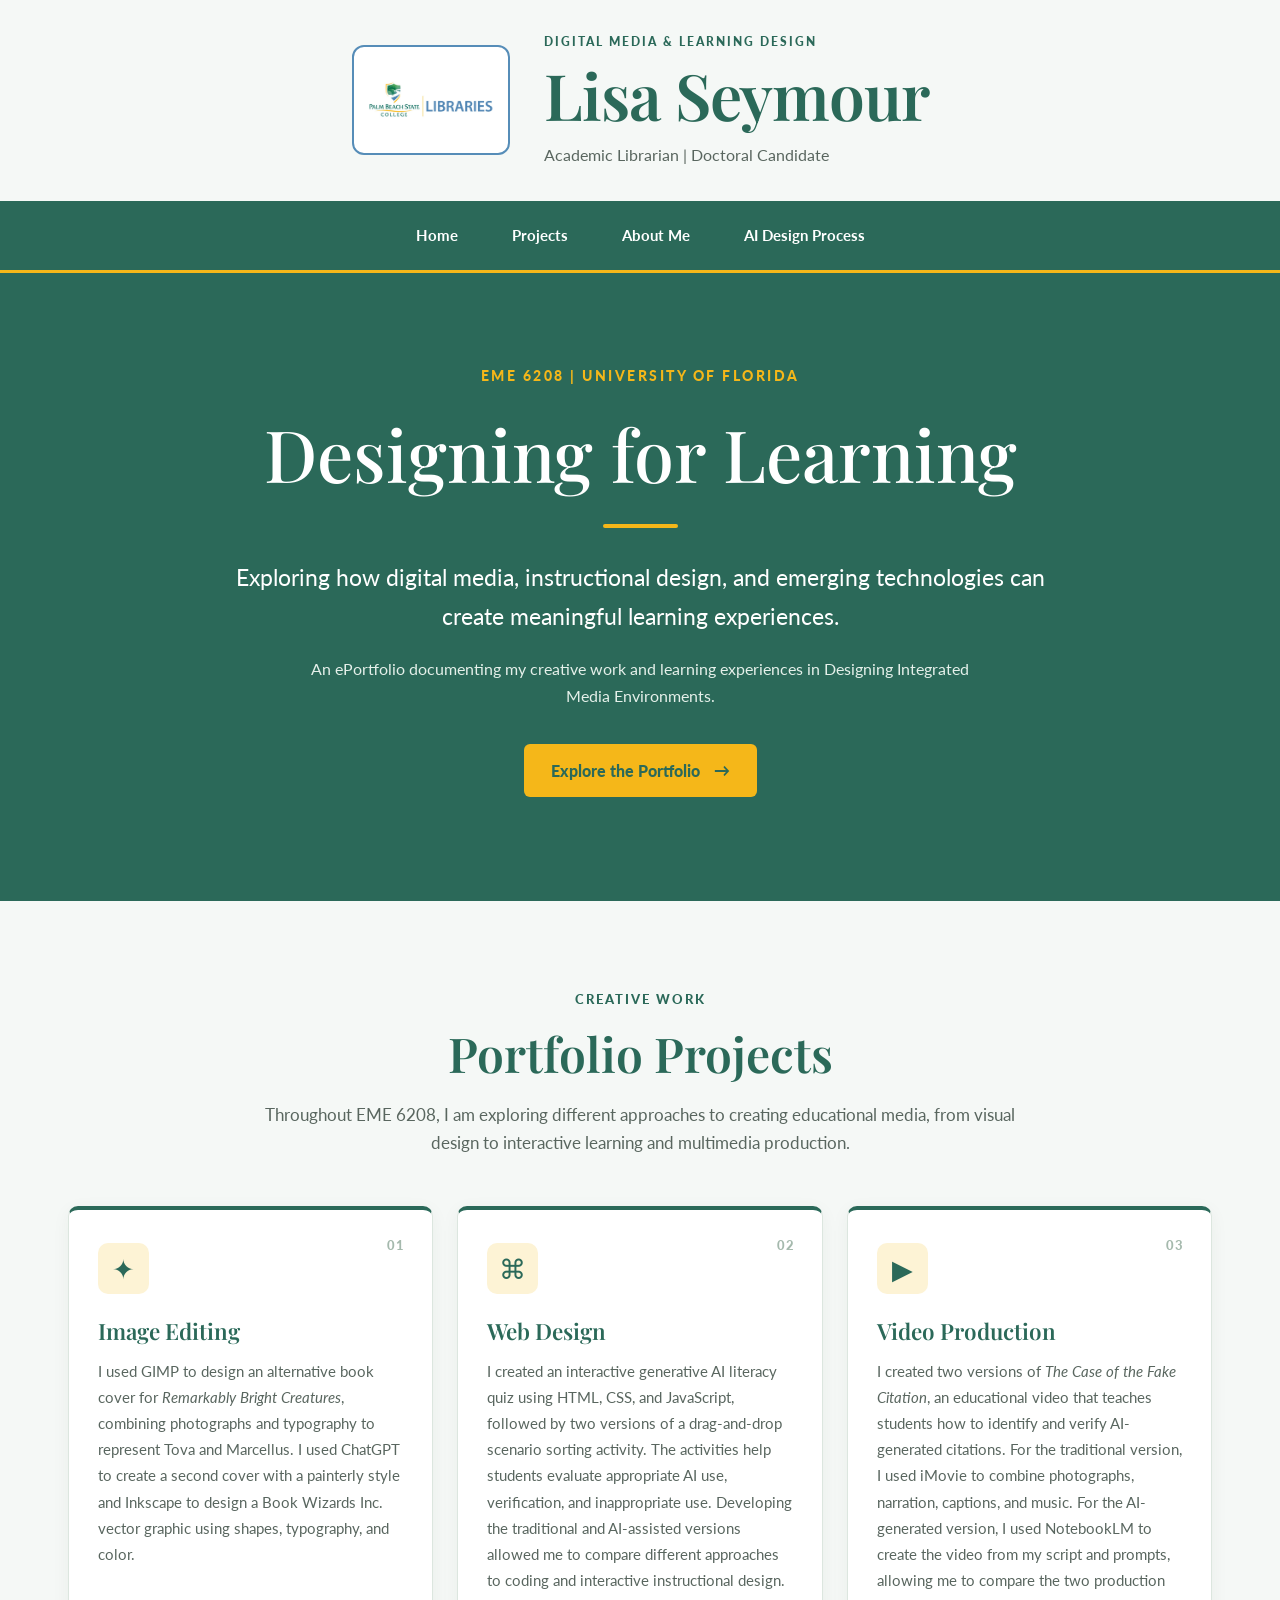
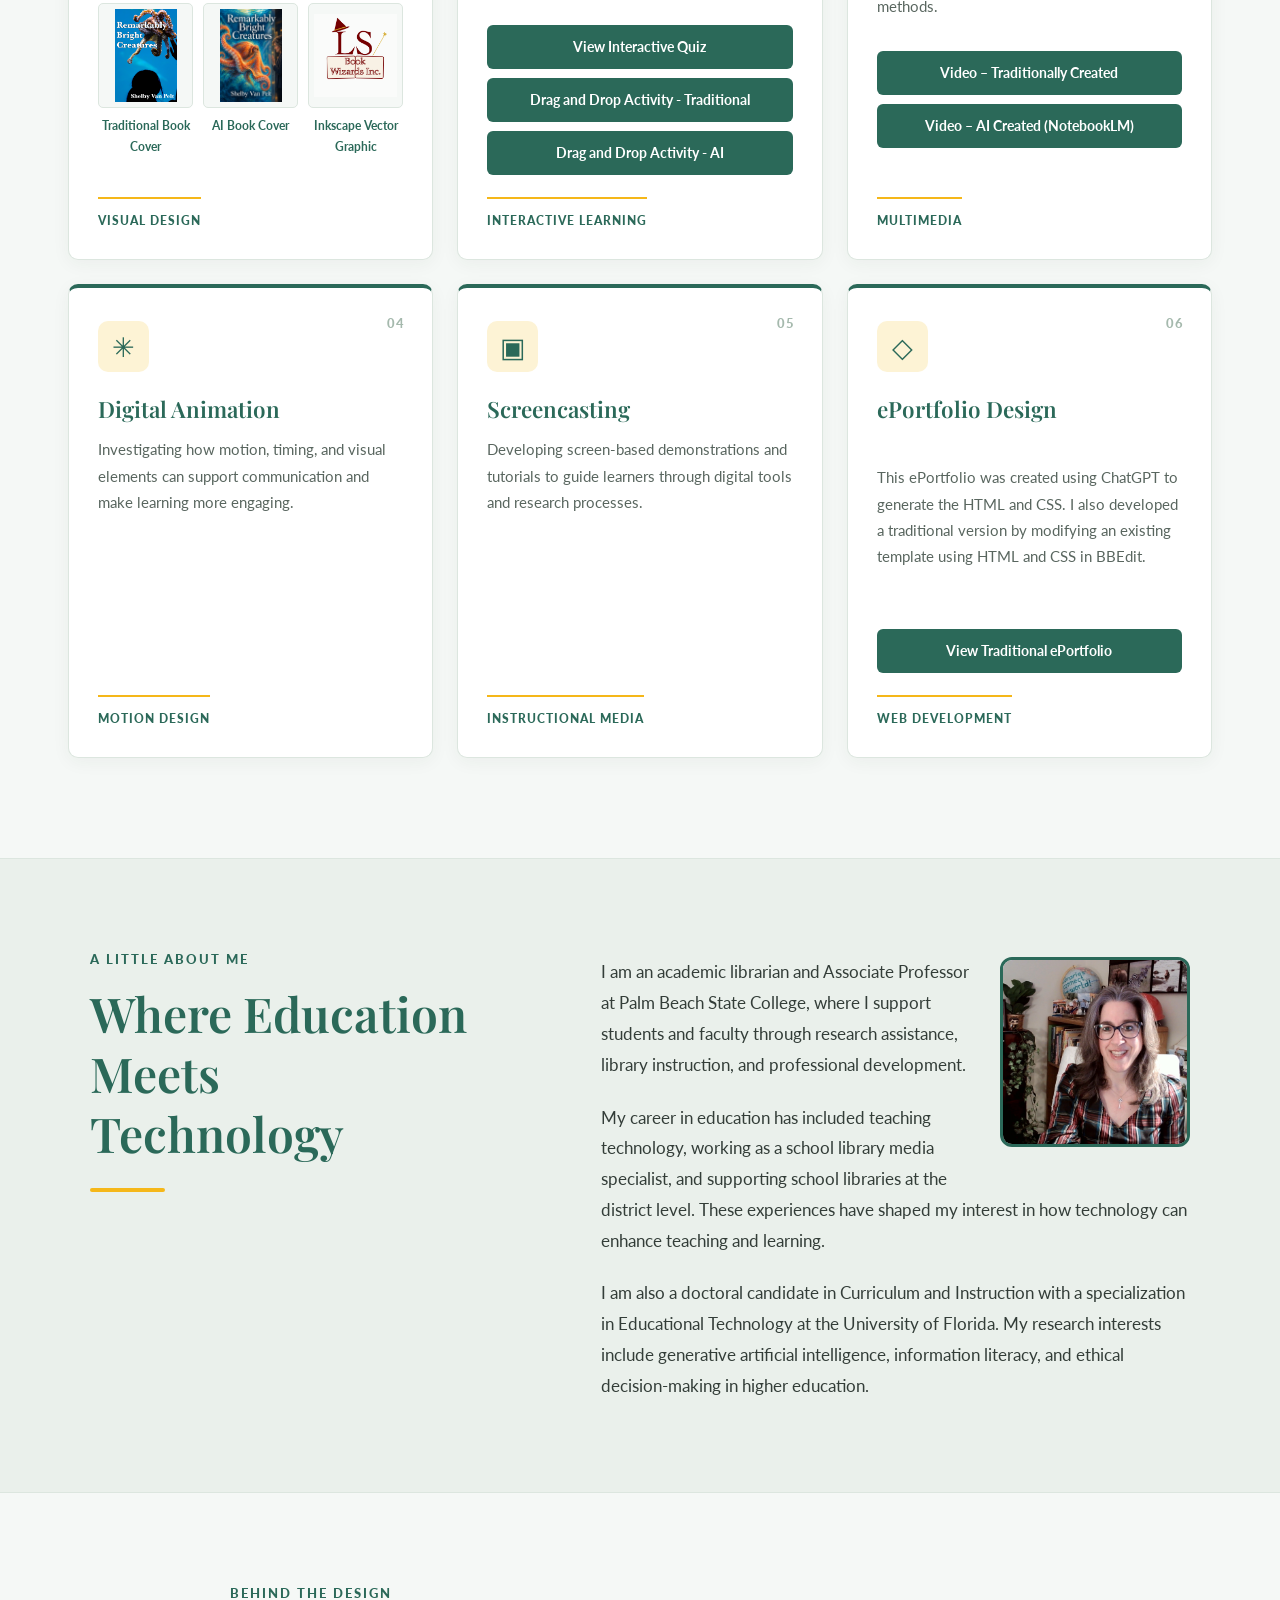
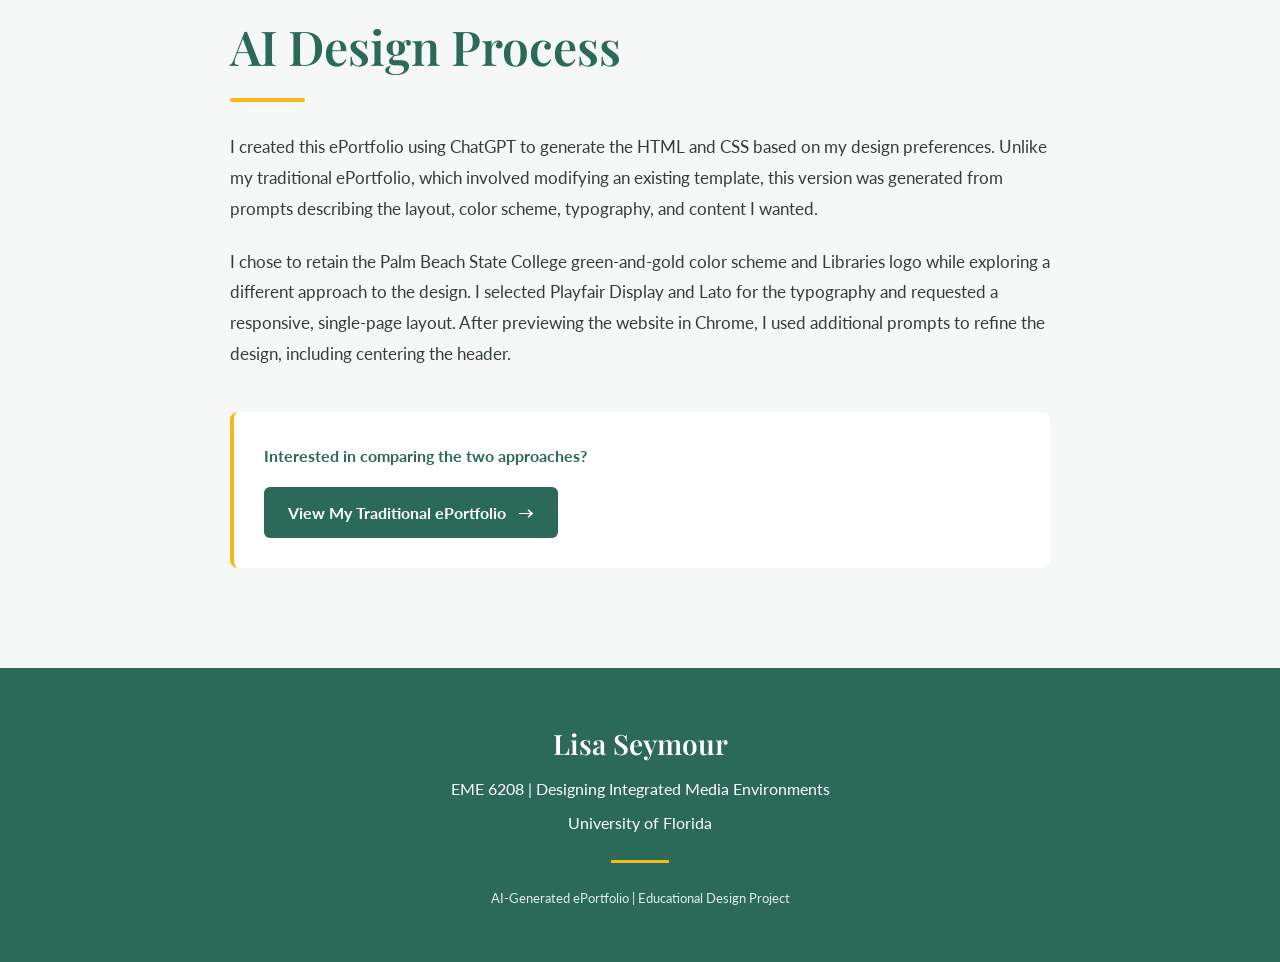
<file: Extra Credit/index.html>
<!DOCTYPE html>
<html lang="en">
<head>
  <meta charset="UTF-8">
  <meta name="viewport" content="width=device-width, initial-scale=1.0">
  <meta name="description" content="Lisa Seymour's AI-generated ePortfolio for EME 6208: Designing Integrated Media Environments.">
  <title>Lisa Seymour | Digital Media ePortfolio</title>
  <link rel="stylesheet" href="style.css">
</head>

<body>

  <!-- Header and navigation -->
  <header class="site-header" id="home">
    <div class="header-inner">

      <a class="logo-link" href="#home" aria-label="Return to homepage">
        <div class="logo-frame">
          <img src="PBSC_LIBRARIES-LOGO.jpg"
               alt="Palm Beach State College Libraries logo">
        </div>
      </a>

      <div class="header-identity">
        <p class="eyebrow">Digital Media & Learning Design</p>
        <h1>Lisa Seymour</h1>
        <p class="header-subtitle">
          Academic Librarian | Doctoral Candidate
        </p>
      </div>

    </div>

    <nav class="main-nav" aria-label="Main navigation">
      <a href="#home">Home</a>
      <a href="#projects">Projects</a>
      <a href="#about">About Me</a>
      <a href="#ai-process">AI Design Process</a>
    </nav>
  </header>

  <main>

    <!-- Introduction -->
    <section class="hero" aria-labelledby="hero-title">
      <div class="hero-content">
        <p class="hero-kicker">EME 6208 | University of Florida</p>

        <h2 id="hero-title">Designing for Learning</h2>

        <div class="gold-rule"></div>

        <p class="hero-description">
          Exploring how digital media, instructional design,
          and emerging technologies can create meaningful
          learning experiences.
        </p>

        <p class="hero-secondary">
          An ePortfolio documenting my creative work and
          learning experiences in Designing Integrated
          Media Environments.
        </p>

        <a class="hero-button" href="#projects">
          Explore the Portfolio
          <span aria-hidden="true">&rarr;</span>
        </a>
      </div>
    </section>

    <!-- Project showcase -->
    <section class="projects-section" id="projects"
             aria-labelledby="projects-title">

      <div class="section-heading">
        <p class="section-label">Creative Work</p>
        <h2 id="projects-title">Portfolio Projects</h2>
        <p>
          Throughout EME 6208, I am exploring different
          approaches to creating educational media,
          from visual design to interactive learning
          and multimedia production.
        </p>
      </div>

      <div class="project-grid">

        <article class="project-card">
          <div class="card-number">01</div>
          <div class="card-icon" aria-hidden="true">✦</div>
          <h3>Image Editing</h3>
          <p>
  I used GIMP to design an alternative book cover for
  <em>Remarkably Bright Creatures</em>, combining photographs
  and typography to represent Tova and Marcellus.
  I used ChatGPT to create a second cover with a painterly
  style and Inkscape to design a Book Wizards Inc.
  vector graphic using shapes, typography, and color.
</p>
          
<div class="image-gallery">

  <a href="remarkably-bright-creatures-traditional.png"
     target="_blank" rel="noopener noreferrer">
    <img src="remarkably-bright-creatures-traditional.png"
         alt="Traditionally designed alternative cover for Remarkably Bright Creatures">
    <span>Traditional Book Cover</span>
  </a>

  <a href="AI_RemarkablyBrightCreatures.png"
     target="_blank" rel="noopener noreferrer">
    <img src="AI_RemarkablyBrightCreatures.png"
         alt="AI-generated alternative cover for Remarkably Bright Creatures">
    <span>AI Book Cover</span>
  </a>

  <a href="book-wizard-final.png"
     target="_blank" rel="noopener noreferrer">
    <img src="book-wizard-final.png"
         alt="Book Wizards vector illustration created in Inkscape">
    <span>Inkscape Vector Graphic</span>
  </a>

</div>

          <span class="card-category">Visual Design</span>
        </article>

        <article class="project-card">
          <div class="card-number">02</div>
          <div class="card-icon" aria-hidden="true">⌘</div>
          <h3>Web Design</h3>
         <p>
  I created an interactive generative AI literacy quiz
  using HTML, CSS, and JavaScript, followed by two
  versions of a drag-and-drop scenario sorting activity.
  The activities help students evaluate appropriate AI
  use, verification, and inappropriate use. Developing
  the traditional and AI-assisted versions allowed me
  to compare different approaches to coding and
  interactive instructional design.
</p>
<div class="project-links">
  <a href="https://lisaseymour.github.io/designing-integrated-media/project-2/"
     target="_blank" rel="noopener noreferrer"
     class="project-button">
    View Interactive Quiz
  </a>

  <a href="https://lisaseymour.github.io/designing-integrated-media/project-3-traditional/"
     target="_blank" rel="noopener noreferrer"
     class="project-button">
    Drag and Drop Activity - Traditional
  </a>

  <a href="https://lisaseymour.github.io/designing-integrated-media/project-3-ai/"
     target="_blank" rel="noopener noreferrer"
     class="project-button">
    Drag and Drop Activity - AI
  </a>
</div>

          <span class="card-category">Interactive Learning</span>
        </article>

        <article class="project-card">
          <div class="card-number">03</div>
          <div class="card-icon" aria-hidden="true">▶</div>
          <h3>Video Production</h3>
          <p>
  I created two versions of <em>The Case of the Fake
  Citation</em>, an educational video that teaches
  students how to identify and verify AI-generated
  citations. For the traditional version, I used
  iMovie to combine photographs, narration, captions,
  and music. For the AI-generated version, I used
  NotebookLM to create the video from my script and
  prompts, allowing me to compare the two production
  methods.
</p>
         
<div class="project-links">

  <a href="https://youtu.be/gQKt2Cko8yQ"
     target="_blank" rel="noopener noreferrer"
     class="project-button">
    Video – Traditionally Created
  </a>

  <a href="https://youtu.be/zYoEh9pYAro"
     target="_blank" rel="noopener noreferrer"
     class="project-button">
    Video – AI Created (NotebookLM)
  </a>

</div>

          <span class="card-category">Multimedia</span>
        </article>

        <article class="project-card">
          <div class="card-number">04</div>
          <div class="card-icon" aria-hidden="true">✳</div>
          <h3>Digital Animation</h3>
          <p>
            Investigating how motion, timing, and visual
            elements can support communication and make
            learning more engaging.
          </p>
          <span class="card-category">Motion Design</span>
        </article>

        <article class="project-card">
          <div class="card-number">05</div>
          <div class="card-icon" aria-hidden="true">▣</div>
          <h3>Screencasting</h3>
          <p>
            Developing screen-based demonstrations and
            tutorials to guide learners through digital
            tools and research processes.
          </p>
          <span class="card-category">Instructional Media</span>
        </article>

        <article class="project-card">
          <div class="card-number">06</div>
          <div class="card-icon" aria-hidden="true">◇</div>
          <h3>ePortfolio Design</h3>
          <p>
           <p>
  This ePortfolio was created using ChatGPT to generate
  the HTML and CSS. I also developed a traditional
  version by modifying an existing template using
  HTML and CSS in BBEdit.
</p>
          </p>
         <div class="project-links">
  <a href="https://lisaseymour.github.io/designing-integrated-media/"
     target="_blank" rel="noopener noreferrer"
     class="project-button">
    View Traditional ePortfolio
  </a>
</div>
          <span class="card-category">Web Development</span>
        </article>

      </div>
    </section>

    <!-- About section -->
    <section class="about-section" id="about"
             aria-labelledby="about-title">

      <div class="about-container">

        <div class="about-intro">
          <p class="section-label">A Little About Me</p>
          <h2 id="about-title">Where Education Meets Technology</h2>
          <div class="gold-rule"></div>
        </div>

        <div class="about-text">
        <img
  src="Profile_Square.jpg"
  alt="Lisa Seymour"
  class="about-photo"
>
          <p>
            I am an academic librarian and Associate Professor
            at Palm Beach State College, where I support
            students and faculty through research assistance,
            library instruction, and professional development.
          </p>

          <p>
            My career in education has included teaching
            technology, working as a school library media
            specialist, and supporting school libraries
            at the district level. These experiences have
            shaped my interest in how technology can enhance
            teaching and learning.
          </p>

          <p>
            I am also a doctoral candidate in Curriculum
            and Instruction with a specialization in
            Educational Technology at the University of
            Florida. My research interests include generative
            artificial intelligence, information literacy,
            and ethical decision-making in higher education.
          </p>
        </div>

      </div>
    </section>

<!-- AI Design Process -->
<section class="ai-process-section" id="ai-process"
         aria-labelledby="ai-process-title">

  <div class="ai-process-container">

    <p class="section-label">Behind the Design</p>
    <h2 id="ai-process-title">AI Design Process</h2>
    <div class="gold-rule"></div>

    <p>
      I created this ePortfolio using ChatGPT to generate the
      HTML and CSS based on my design preferences. Unlike my
      traditional ePortfolio, which involved modifying an
      existing template, this version was generated from
      prompts describing the layout, color scheme, typography,
      and content I wanted.
    </p>

    <p>
      I chose to retain the Palm Beach State College green-and-gold
      color scheme and Libraries logo while exploring a different
      approach to the design. I selected Playfair Display and Lato
      for the typography and requested a responsive, single-page
      layout. After previewing the website in Chrome, I used
      additional prompts to refine the design, including centering
      the header.
    </p>

    <div class="comparison-link">
      <p>Interested in comparing the two approaches?</p>

      <a href="https://lisaseymour.github.io/designing-integrated-media/"
         target="_blank"
         rel="noopener noreferrer"
         class="traditional-button">
        View My Traditional ePortfolio
        <span aria-hidden="true">&rarr;</span>
      </a>
    </div>

  </div>
</section>

  </main>

  <!-- Footer -->
  <footer class="site-footer">
    <p class="footer-name">Lisa Seymour</p>
    <p>EME 6208 | Designing Integrated Media Environments</p>
    <p>University of Florida</p>

    <div class="footer-rule"></div>

    <p class="footer-note">
      AI-Generated ePortfolio | Educational Design Project
    </p>
  </footer>

</body>
</html>
</file>
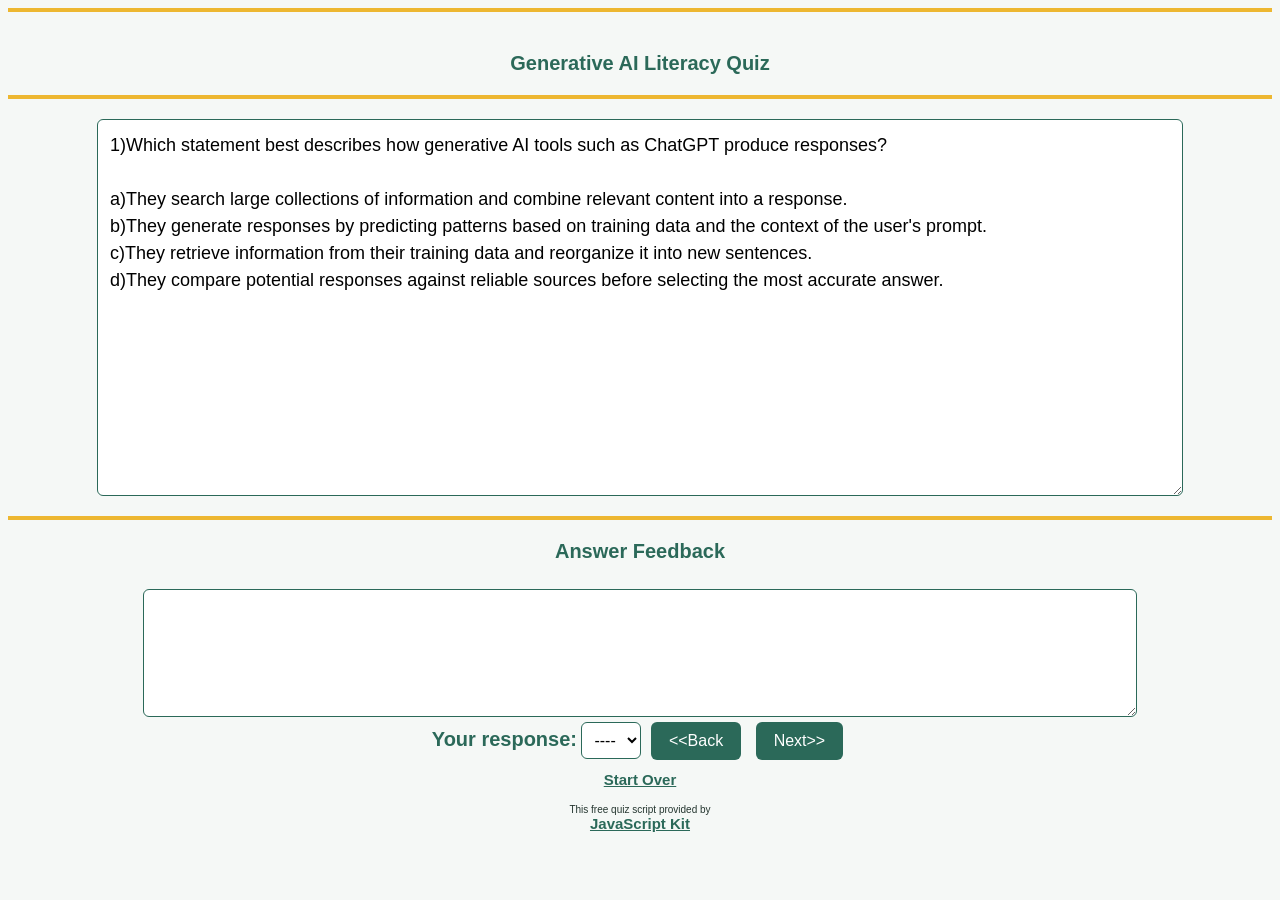
<file: project-2/index.html>
<html>
    <head>
    <title>Generative AI Literacy Quiz</title>
<style>
body {
    font-family: Arial, Helvetica, sans-serif;
    background-color: #f5f8f6;
    color: #24352f;
    font-size: 16px;
}
   caption {
    font-size: 26px;
    font-weight: bold;
    color: #2b6959;
    padding: 20px;
    border-bottom: 4px solid #edb731;
}

textarea {
    font-family: Arial, Helvetica, sans-serif;
    font-size: 18px;
    line-height: 1.5;
    padding: 12px;
    border: 1px solid #2b6959;
    border-radius: 6px;
    background-color: #ffffff;
    box-sizing: border-box;
}
/* Add spacing and a gold divider above feedback */
textarea[name="thequestion"] {
    margin-top: 20px;
    margin-bottom: 20px;
}

textarea[name="thesolution"] {
    margin-top: 10px;
}

td:has(textarea[name="thesolution"]) {
    border-top: 4px solid #edb731;
    padding-top: 20px;
}
/* Style the quiz navigation buttons */
input[type="button"] {
    background-color: #2b6959;
    color: white;
    font-family: Arial, Helvetica, sans-serif;
    font-size: 16px;
    padding: 10px 18px;
    border: none;
    border-radius: 6px;
    cursor: pointer;
    margin: 5px;
}

input[type="button"]:hover {
    background-color: #0f8165;
}

/* Style the answer dropdown */
select[name="theresponse"] {
    font-family: Arial, Helvetica, sans-serif;
    font-size: 16px;
    padding: 8px;
    border: 1px solid #2b6959;
    border-radius: 6px;
    background-color: white;
}
/* Style the Start Over link */
a {
    color: #2b6959;
    font-size: 15px;
    font-weight: bold;
}

a:hover {
    color: #0f8165;
}

/* Add spacing around the navigation area */
select[name="theresponse"] {
    margin-bottom: 12px;
}
/* Make feedback heading more prominent */
td:has(textarea[name="thesolution"]) strong {
    font-size: 20px;
    color: #2b6959;
}

/* Keep the feedback explanation slightly smaller */
textarea[name="thesolution"] {
    font-size: 17px;
</style>
</head>

    <body>
    <div align="left">

<table border="0" cellspacing="0" cellpadding="0" width="100%">
  <tr>
    <td width="50%"><form method="POST" name="instantquiz">
      <table border="0" width="100%" cellspacing="0" cellpadding="0">
        <caption><strong>Generative AI Literacy Quiz</strong></caption>
        <tr>
          <td width="100%"><div align="center"><center><p><textarea rows="13" name="thequestion"
          cols="95" wrap="virtual"></textarea></td>
        </tr>
        <tr align="center">
         <td width="100%">
    <p><strong>Answer Feedback</strong></p>
    <textarea name="thesolution" rows="4" cols="95" readonly></textarea>
</td>
        </tr>
        <tr align="center">
          <td width="100%"><div align="center"><center><p><strong>Your response:</strong> <select
          name="theresponse" size="1" onChange="responses()">
            <option value="-----">----</option>
            <option value="a">a</option>
            <option value="b">b</option>
            <option value="c">c</option>
            <option value="d">d</option>
          </select> <input type="button" value="&lt;&lt;Back" name="B1"
          onClick="if (whichone&gt;1){whichone--;generatequestions()}"> <input type="button"
          value="Next&gt;&gt;" name="B2"
          onClick="if (whichone&lt;=total){whichone++;generatequestions()}"><br>
          <small><a href="#" onClick="whichone=1;generatequestions();return false">Start Over</a> </small>
          <p align="center"><font face="arial" size="-2">This free quiz script provided by</font><br> <font face="arial, helvetica" size="-2"><a href="http://javascriptkit.com">JavaScript Kit</a></font></p></td>
        </tr>
      </table>
    </form>
    </td>
  </tr>
</table>
</div>
<script src="pop.js"></script>

<script language="JavaScript1.1">
var whichone=1
var tempmn=document.instantquiz.thequestion
function generatequestions(){
document.instantquiz.theresponse.selectedIndex=0
document.instantquiz.thesolution.value=''
if (whichone>=total+1)
tempmn.value="You've completed the Generative AI Literacy Quiz!\n\nUnderstanding how generative AI works, recognizing its limitations, and using it responsibly are important AI literacy skills.\n\nRemember to verify AI-generated information, protect personal information, and follow your instructor's guidelines for AI use."
else{
tempmn.value=whichone+")"+question[whichone]+"\n\n"+"a)"+eval('choice'+whichone+'[1]')+"\n"+"b)"+eval('choice'+whichone+'[2]')+"\n"+"c)"+eval('choice'+whichone+'[3]')+"\n"+"d)"+eval('choice'+whichone+'[4]')

}
}

function responses(){
var temp2=document.instantquiz.theresponse
var temp3=temp2.options[temp2.selectedIndex].text

if (temp2.selectedIndex==0){
document.instantquiz.thesolution.value=""
}
else if (temp3==solution[whichone]){
document.instantquiz.thesolution.value="Correct! "+feedback[whichone]
}
else {
document.instantquiz.thesolution.value="Incorrect. The correct answer is "+solution[whichone]+". "+feedback[whichone]
}
}

generatequestions()
</script>


    </body>

</html>
</file>
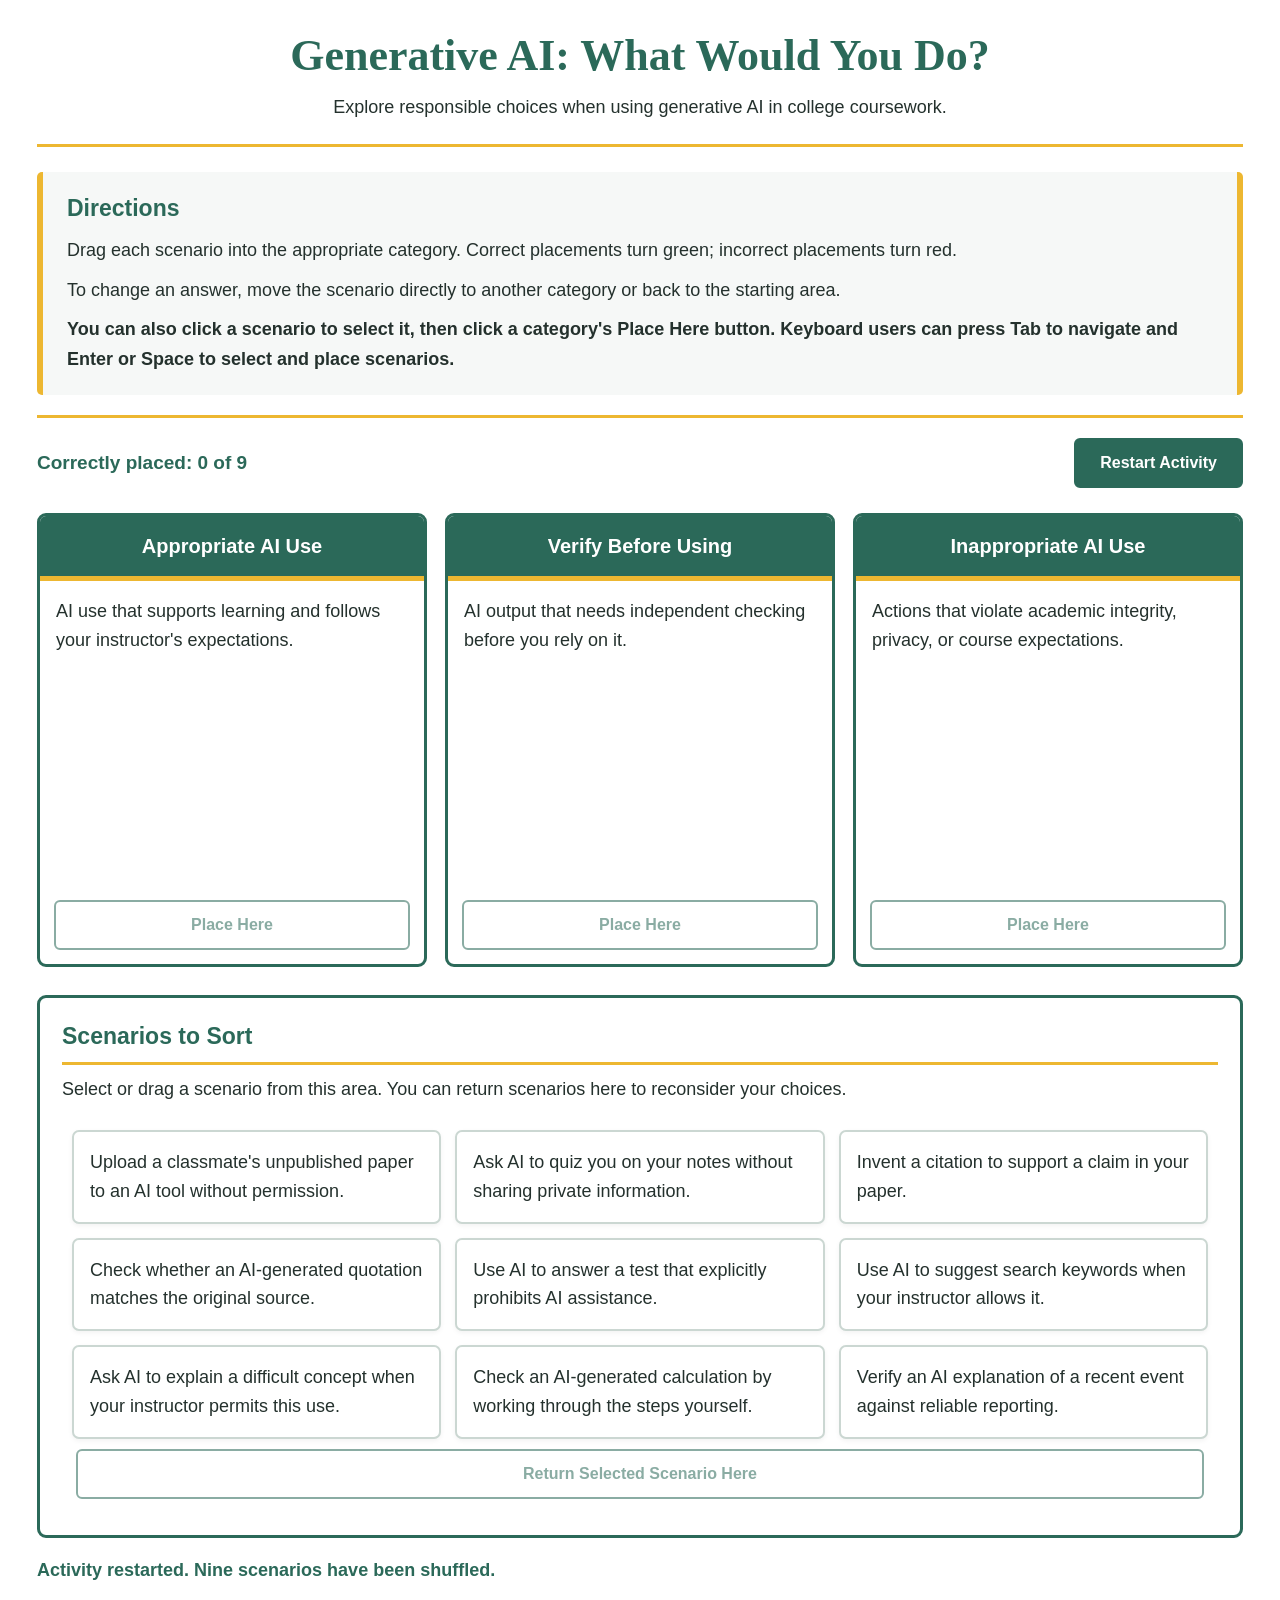
<file: project-3-ai/index.html>
<!DOCTYPE html>
<html lang="en">
<head>
  <meta charset="UTF-8">
  <meta name="viewport" content="width=device-width, initial-scale=1.0">
  <title>Generative AI: What Would You Do?</title>

  <style>
    :root {
      --green: #2B6959;
      --light-green: #0F8165;
      --gold: #EDB731;
      --text: #24312D;
      --border: #CBD7D2;
      --neutral: #F6F8F7;
      --correct: #176B43;
      --incorrect: #B42330;
    }

    * {
      box-sizing: border-box;
    }

    body {
      margin: 0;
      background: #FFFFFF;
      color: var(--text);
      font-family: Arial, Helvetica, sans-serif;
      font-size: 18px;
      line-height: 1.6;
    }

    .container {
      max-width: 1250px;
      margin: 0 auto;
      padding: 28px 22px 60px;
    }

    header {
      text-align: center;
      border-bottom: 3px solid var(--gold);
      padding-bottom: 22px;
      margin-bottom: 25px;
    }

    h1 {
      font-family: Georgia, "Times New Roman", serif;
      color: var(--green);
      font-size: clamp(30px, 4vw, 44px);
      line-height: 1.25;
      margin: 0 0 10px;
    }

    h2 {
      color: var(--green);
      font-size: 23px;
      line-height: 1.4;
      margin: 0 0 10px;
    }

    .subtitle {
      font-size: 18px;
      line-height: 1.6;
      margin: 0;
    }

    /* Directions panel */

    .instructions {
      background: var(--neutral);
      border-left: 6px solid var(--gold);
      border-right: 6px solid var(--gold);
      padding: 20px 24px;
      margin-bottom: 20px;
      border-radius: 5px;
    }

    .instructions h2 {
      font-size: 23px;
      margin-bottom: 12px;
    }

    .instructions p {
      font-size: 18px;
      line-height: 1.65;
      margin: 10px 0;
    }

    .instructions p:last-child {
      margin-bottom: 0;
    }

    /* Gold divider below directions */

    .activity-divider {
      width: 100%;
      height: 3px;
      background: var(--gold);
      border: none;
      margin: 0 0 20px;
    }

    /* Progress and restart controls */

    .toolbar {
      display: flex;
      align-items: center;
      justify-content: space-between;
      flex-wrap: nowrap;
      gap: 15px;
      margin-bottom: 25px;
    }

    .progress {
      font-weight: bold;
      color: var(--green);
      font-size: 19px;
    }

    button {
      font-family: Arial, Helvetica, sans-serif;
      font-size: 16px;
      line-height: 1.4;
      cursor: pointer;
    }

    .restart {
      background: var(--green);
      color: white;
      border: 2px solid var(--green);
      border-radius: 6px;
      padding: 12px 24px;
      font-weight: bold;
      min-height: 48px;
    }

    .restart:hover {
      background: var(--light-green);
    }

    button:focus-visible,
    .scenario:focus-visible {
      outline: 4px solid var(--gold);
      outline-offset: 3px;
    }

    /* Three sorting categories */

    .category-grid {
      display: grid;
      grid-template-columns: repeat(3, minmax(0, 1fr));
      align-items: start;
      gap: 18px;
      margin-bottom: 28px;
    }

    .category {
      min-width: 0;
      min-height: 0;
      height: auto;
      background: white;
      border: 3px solid var(--green);
      border-radius: 9px;
      overflow: visible;
      display: flex;
      flex-direction: column;
    }

    .category-heading {
      background: var(--green);
      padding: 16px;
      text-align: center;
      border-bottom: 5px solid var(--gold);
      border-radius: 6px 6px 0 0;
    }

    .category-heading h2 {
      color: white;
      font-size: 20px;
      line-height: 1.4;
      margin: 0;
    }

    .category-description {
      padding: 16px 16px 0;
      margin: 0;
      font-size: 18px;
      line-height: 1.6;
    }

    .dropzone {
      min-height: 245px;
      height: auto;
      padding: 14px;
      display: flex;
      flex-direction: column;
      align-items: stretch;
      gap: 14px;
      border-radius: 5px;
    }

    .dropzone.drag-over {
      background: #E5F3ED;
      outline: 3px dashed var(--light-green);
      outline-offset: -5px;
    }

    .dropzone.selected-target {
      background: #FFF8DF;
      outline: 3px dashed #9C7300;
      outline-offset: -5px;
    }

    .place-button {
      width: calc(100% - 28px);
      margin: 0 14px 14px;
      padding: 12px 10px;
      color: var(--green);
      border: 2px solid var(--green);
      border-radius: 6px;
      background: white;
      font-size: 16px;
      font-weight: bold;
      min-height: 48px;
    }

    .place-button:hover:not(:disabled) {
      background: #E9F3EF;
    }

    .place-button:disabled {
      opacity: 0.55;
      cursor: not-allowed;
    }

    /* Starting area */

    .bank-section {
      border: 3px solid var(--green);
      border-radius: 9px;
      background: white;
      padding: 22px;
    }

    .bank-section h2 {
      border-bottom: 3px solid var(--gold);
      padding-bottom: 10px;
    }

    .bank-description {
      font-size: 18px;
      line-height: 1.6;
      margin: 0 0 16px;
    }

    .scenario-bank {
      display: grid;
      grid-template-columns: repeat(3, minmax(0, 1fr));
      align-items: start;
      gap: 14px;
      min-height: 120px;
      height: auto;
      padding: 10px;
      border-radius: 6px;
    }

    .scenario-bank.drag-over {
      background: #FFF8DF;
      outline: 3px dashed #9C7300;
    }

    /* Individual scenario cards */

    .scenario {
      min-width: 0;
      width: 100%;
      height: auto;
      position: relative;
      background: white;
      border: 2px solid var(--border);
      border-radius: 7px;
      padding: 16px;
      cursor: grab;
      box-shadow: 0 2px 5px rgba(0, 0, 0, 0.05);
      overflow-wrap: anywhere;
      white-space: normal;
      font-size: 18px;
      line-height: 1.6;
      user-select: none;
    }

    .scenario:hover {
      border-color: var(--light-green);
    }

    .scenario:active {
      cursor: grabbing;
    }

    .scenario.selected {
      border: 3px solid #9C7300;
      background: #FFF8DF;
    }

    .scenario.correct {
      border-color: var(--correct);
      background: #EAF6EF;
    }

    .scenario.incorrect {
      border-color: var(--incorrect);
      background: #FFF0F1;
    }

    .scenario.selected.correct {
      outline: 3px solid var(--gold);
      outline-offset: 2px;
    }

    .scenario.selected.incorrect {
      outline: 3px solid var(--gold);
      outline-offset: 2px;
    }

    .scenario-text {
      margin: 0;
      font-size: 18px;
      line-height: 1.6;
    }

    .feedback {
      display: block;
      margin-top: 10px;
      font-weight: bold;
      font-size: 17px;
      line-height: 1.5;
    }

    .feedback:empty {
      display: none;
    }

    .correct .feedback {
      color: var(--correct);
    }

    .incorrect .feedback {
      color: var(--incorrect);
    }

    .scenario[aria-pressed="true"] {
      outline: 3px solid var(--gold);
      outline-offset: 3px;
    }

    /* Status and completion */

    .status {
      min-height: 30px;
      font-size: 18px;
      line-height: 1.6;
      font-weight: bold;
      margin: 18px 0 0;
      color: var(--green);
    }

    .completion {
      text-align: center;
      background: #EAF6EF;
      border: 3px solid var(--correct);
      border-radius: 9px;
      padding: 24px;
      margin-top: 24px;
    }

    .completion h2 {
      margin-bottom: 10px;
    }

    .completion p {
      margin: 0;
      font-size: 18px;
      line-height: 1.6;
    }

    .hidden {
      display: none;
    }

    /* Tablet layout */

    @media (max-width: 950px) {
      .category-grid {
        grid-template-columns: repeat(2, minmax(0, 1fr));
      }

      .scenario-bank {
        grid-template-columns: repeat(2, minmax(0, 1fr));
      }

      .dropzone {
        min-height: 180px;
      }
    }

    /* Phone layout */

    @media (max-width: 650px) {
      .container {
        padding: 18px 14px 40px;
      }

      .category-grid,
      .scenario-bank {
        grid-template-columns: 1fr;
      }

      .category-grid {
        gap: 20px;
      }

      .dropzone {
        min-height: 135px;
      }

      .toolbar {
        gap: 10px;
      }

      .restart {
        padding: 10px 14px;
        flex-shrink: 0;
      }

      .progress {
        font-size: 17px;
      }

      .bank-section {
        padding: 16px;
      }

      .instructions {
        padding: 18px;
      }

      .category-description {
        padding: 14px 14px 0;
      }
    }

    /* Reduced motion accessibility */

    @media (prefers-reduced-motion: reduce) {
      *,
      *::before,
      *::after {
        scroll-behavior: auto !important;
        transition: none !important;
        animation: none !important;
      }
    }
  </style>
</head>

<body>
  <main class="container">

    <header>
      <h1>Generative AI: What Would You Do?</h1>
      <p class="subtitle">
        Explore responsible choices when using generative AI
        in college coursework.
      </p>
    </header>

    <!-- Directions -->

    <section
      class="instructions"
      aria-labelledby="instructions-title"
    >
      <h2 id="instructions-title">Directions</h2>

      <p>
        Drag each scenario into the appropriate category.
        Correct placements turn green; incorrect placements
        turn red.
      </p>

      <p>
        To change an answer, move the scenario directly to
        another category or back to the starting area.
      </p>

      <p>
        <strong>
          You can also click a scenario to select it, then
          click a category's Place Here button. Keyboard users
          can press Tab to navigate and Enter or Space to select
          and place scenarios.
        </strong>
      </p>
    </section>

    <!-- Gold divider between directions and activity -->

    <hr class="activity-divider" aria-hidden="true">

    <!-- Progress and restart -->

    <div class="toolbar">
      <div
        class="progress"
        aria-live="polite"
        aria-atomic="true"
      >
        Correctly placed:
        <span id="correct-count">0</span> of 9
      </div>

      <button
        class="restart"
        id="restart-button"
        type="button"
      >
        Restart Activity
      </button>
    </div>

    <!-- Category areas -->

    <section aria-label="Sorting categories">
      <div class="category-grid">

        <!-- Appropriate AI Use -->

        <div class="category">
          <div class="category-heading">
            <h2 id="appropriate-heading">
              Appropriate AI Use
            </h2>
          </div>

          <p class="category-description">
            AI use that supports learning and follows
            your instructor's expectations.
          </p>

          <div
            class="dropzone"
            id="appropriate"
            data-category="appropriate"
            role="group"
            aria-labelledby="appropriate-heading"
          ></div>

          <button
            class="place-button"
            type="button"
            data-place="appropriate"
            aria-label="Place selected scenario in Appropriate AI Use"
            disabled
          >
            Place Here
          </button>
        </div>

        <!-- Verify Before Using -->

        <div class="category">
          <div class="category-heading">
            <h2 id="verify-heading">
              Verify Before Using
            </h2>
          </div>

          <p class="category-description">
            AI output that needs independent checking
            before you rely on it.
          </p>

          <div
            class="dropzone"
            id="verify"
            data-category="verify"
            role="group"
            aria-labelledby="verify-heading"
          ></div>

          <button
            class="place-button"
            type="button"
            data-place="verify"
            aria-label="Place selected scenario in Verify Before Using"
            disabled
          >
            Place Here
          </button>
        </div>

        <!-- Inappropriate AI Use -->

        <div class="category">
          <div class="category-heading">
            <h2 id="inappropriate-heading">
              Inappropriate AI Use
            </h2>
          </div>

          <p class="category-description">
            Actions that violate academic integrity,
            privacy, or course expectations.
          </p>

          <div
            class="dropzone"
            id="inappropriate"
            data-category="inappropriate"
            role="group"
            aria-labelledby="inappropriate-heading"
          ></div>

          <button
            class="place-button"
            type="button"
            data-place="inappropriate"
            aria-label="Place selected scenario in Inappropriate AI Use"
            disabled
          >
            Place Here
          </button>
        </div>

      </div>
    </section>

    <!-- Starting scenario bank -->

    <section
      class="bank-section"
      aria-labelledby="bank-heading"
    >
      <h2 id="bank-heading">Scenarios to Sort</h2>

      <p class="bank-description">
        Select or drag a scenario from this area.
        You can return scenarios here to reconsider your choices.
      </p>

      <div
        class="scenario-bank"
        id="scenario-bank"
        role="group"
        aria-labelledby="bank-heading"
      ></div>

      <button
        class="place-button"
        type="button"
        id="return-button"
        disabled
      >
        Return Selected Scenario Here
      </button>
    </section>

    <!-- Screen reader and visual feedback -->

    <p
      class="status"
      id="status"
      role="status"
      aria-live="polite"
      aria-atomic="true"
    ></p>

    <!-- Completion message -->

    <section
      class="completion hidden"
      id="completion"
      aria-labelledby="completion-heading"
      tabindex="-1"
    >
      <h2 id="completion-heading">
        Activity Complete!
      </h2>

      <p>
        Congratulations! You correctly sorted all nine
        scenarios. You have demonstrated your understanding
        of appropriate, inappropriate, and verifiable AI use.
      </p>
    </section>

  </main>

  <script>
    "use strict";

    // The nine scenarios and their correct categories.

    const scenarios = [
      {
        id: "s1",
        text: "Ask AI to explain a difficult concept when your instructor permits this use.",
        answer: "appropriate"
      },
      {
        id: "s2",
        text: "Ask AI to quiz you on your notes without sharing private information.",
        answer: "appropriate"
      },
      {
        id: "s3",
        text: "Use AI to suggest search keywords when your instructor allows it.",
        answer: "appropriate"
      },
      {
        id: "s4",
        text: "Check whether an AI-generated quotation matches the original source.",
        answer: "verify"
      },
      {
        id: "s5",
        text: "Verify an AI explanation of a recent event against reliable reporting.",
        answer: "verify"
      },
      {
        id: "s6",
        text: "Check an AI-generated calculation by working through the steps yourself.",
        answer: "verify"
      },
      {
        id: "s7",
        text: "Invent a citation to support a claim in your paper.",
        answer: "inappropriate"
      },
      {
        id: "s8",
        text: "Use AI to answer a test that explicitly prohibits AI assistance.",
        answer: "inappropriate"
      },
      {
        id: "s9",
        text: "Upload a classmate's unpublished paper to an AI tool without permission.",
        answer: "inappropriate"
      }
    ];

    // Human-readable category names.

    const categoryNames = {
      appropriate: "Appropriate AI Use",
      verify: "Verify Before Using",
      inappropriate: "Inappropriate AI Use",
      bank: "Scenarios to Sort"
    };

    // Page elements.

    const bank = document.getElementById("scenario-bank");

    const countDisplay =
      document.getElementById("correct-count");

    const status =
      document.getElementById("status");

    const completion =
      document.getElementById("completion");

    const restartButton =
      document.getElementById("restart-button");

    const returnButton =
      document.getElementById("return-button");

    const placeButtons =
      document.querySelectorAll("[data-place]");

    const dropzones =
      document.querySelectorAll(".dropzone");

    // Activity state.

    let selectedId = null;
    let draggedId = null;
    let locations = {};

    // Shuffle the scenarios using Fisher-Yates.

    function shuffle(items) {
      const shuffled = [...items];

      for (let i = shuffled.length - 1; i > 0; i--) {
        const j = Math.floor(Math.random() * (i + 1));

        [shuffled[i], shuffled[j]] =
          [shuffled[j], shuffled[i]];
      }

      return shuffled;
    }

    // Find a scenario using its ID.

    function getScenario(id) {
      return scenarios.find(item => item.id === id);
    }

    // Find a scenario card on the page.

    function getCard(id) {
      return document.getElementById(id);
    }

    // Announce activity updates.

    function announce(message) {
      status.textContent = message;
    }

    // Update buttons and selected-card highlighting.

    function updateControls() {
      placeButtons.forEach(button => {
        button.disabled = selectedId === null;
      });

      returnButton.disabled = selectedId === null;

      document.querySelectorAll(".scenario").forEach(card => {
        const isSelected = card.id === selectedId;

        card.classList.toggle("selected", isSelected);

        card.setAttribute(
          "aria-pressed",
          String(isSelected)
        );
      });

      document.querySelectorAll(".dropzone").forEach(zone => {
        zone.classList.toggle(
          "selected-target",
          selectedId !== null
        );
      });
    }

    // Select or deselect a scenario.

    function selectScenario(id) {
      if (selectedId === id) {
        selectedId = null;

        announce("Scenario selection cleared.");
      } else {
        selectedId = id;

        announce(
          "Selected: " +
          getScenario(id).text +
          " Choose a Place Here button or return the scenario."
        );
      }

      updateControls();
    }

    // Show feedback based on the scenario's location.

    function updateCardFeedback(card, location) {
      card.classList.remove("correct", "incorrect");

      const feedback = card.querySelector(".feedback");

      feedback.textContent = "";

      const scenario = getScenario(card.id);

      if (location === "bank") {
        card.setAttribute(
          "aria-label",
          scenario.text +
          ". In Scenarios to Sort. Select to move."
        );

        return;
      }

      const isCorrect = scenario.answer === location;

      if (isCorrect) {
        card.classList.add("correct");
        feedback.textContent = "Correct";
      } else {
        card.classList.add("incorrect");
        feedback.textContent = "Try again";
      }

      card.setAttribute(
        "aria-label",
        scenario.text +
        ". In " +
        categoryNames[location] +
        ". " +
        feedback.textContent +
        ". Select to move."
      );
    }

    // Count all scenarios currently in correct categories.

    function updateProgress() {
      const count = scenarios.filter(item => {
        return locations[item.id] === item.answer;
      }).length;

      countDisplay.textContent = String(count);

      if (count === scenarios.length) {
        completion.classList.remove("hidden");
      } else {
        completion.classList.add("hidden");
      }

      return count;
    }

    // Move a scenario to any category or back to the bank.
    // No category capacity limits are imposed.
    // A scenario can move directly between categories.

    function moveScenario(id, destination) {
      if (!getScenario(id)) {
        return;
      }

      const card = getCard(id);

      const target = destination === "bank"
        ? bank
        : document.getElementById(destination);

      if (!card || !target) {
        return;
      }

      // Move the existing card without recreating it.

      target.appendChild(card);

      locations[id] = destination;

      // Update its green or red feedback.

      updateCardFeedback(card, destination);

      // Clear the selected state.

      selectedId = null;

      updateControls();

      // Update the score.

      const count = updateProgress();

      // Announce the result.

      if (destination === "bank") {
        announce(
          "Scenario returned to the starting area."
        );
      } else {
        const correct =
          getScenario(id).answer === destination;

        announce(
          (correct ? "Correct. " : "Try again. ") +
          getScenario(id).text +
          " Placed in " +
          categoryNames[destination] +
          "."
        );
      }

      // Completion announcement.

      if (count === scenarios.length) {
        announce(
          "Activity complete! All nine scenarios are correctly placed."
        );
      }
    }

    // Create an accessible scenario card.

    function createCard(scenario) {
      const card = document.createElement("div");

      card.id = scenario.id;
      card.className = "scenario";
      card.draggable = true;
      card.tabIndex = 0;

      card.setAttribute("role", "button");
      card.setAttribute("aria-pressed", "false");

      // Scenario text.

      const text = document.createElement("p");

      text.className = "scenario-text";
      text.textContent = scenario.text;

      // Feedback label.

      const feedback = document.createElement("span");

      feedback.className = "feedback";

      card.appendChild(text);
      card.appendChild(feedback);

      // Mouse and touch click selection.

      card.addEventListener("click", () => {
        selectScenario(scenario.id);
      });

      // Keyboard selection using Enter or Space.

      card.addEventListener("keydown", event => {
        if (
          event.key === "Enter" ||
          event.key === " "
        ) {
          event.preventDefault();

          selectScenario(scenario.id);
        }
      });

      // Begin dragging a scenario.

      card.addEventListener("dragstart", event => {
        draggedId = scenario.id;

        event.dataTransfer.effectAllowed = "move";

        event.dataTransfer.setData(
          "text/plain",
          scenario.id
        );
      });

      // Clean up after dragging ends.

      card.addEventListener("dragend", () => {
        draggedId = null;

        clearDragHighlights();
      });

      // New cards begin in the scenario bank.

      updateCardFeedback(card, "bank");

      return card;
    }

    // Remove temporary drag highlights.

    function clearDragHighlights() {
      document.querySelectorAll(".drag-over").forEach(element => {
        element.classList.remove("drag-over");
      });
    }

    // Enable drag-and-drop on an area.

    function enableDropTarget(element, destination) {
      element.addEventListener("dragover", event => {
        event.preventDefault();

        event.dataTransfer.dropEffect = "move";

        element.classList.add("drag-over");
      });

      element.addEventListener("dragleave", event => {
        if (!element.contains(event.relatedTarget)) {
          element.classList.remove("drag-over");
        }
      });

      element.addEventListener("drop", event => {
        event.preventDefault();
        event.stopPropagation();

        const id =
          event.dataTransfer.getData("text/plain") ||
          draggedId;

        clearDragHighlights();

        if (getScenario(id)) {
          moveScenario(id, destination);
        }

        draggedId = null;
      });
    }

    // Click-to-place buttons for all three categories.

    placeButtons.forEach(button => {
      button.addEventListener("click", () => {
        if (selectedId !== null) {
          moveScenario(
            selectedId,
            button.dataset.place
          );
        }
      });
    });

    // Return a selected card to the starting area.

    returnButton.addEventListener("click", () => {
      if (selectedId !== null) {
        moveScenario(selectedId, "bank");
      }
    });

    // Enable drag-and-drop for category boxes.

    dropzones.forEach(zone => {
      enableDropTarget(
        zone,
        zone.dataset.category
      );
    });

    // Enable dragging a card back to the starting area.

    enableDropTarget(bank, "bank");

    // Allow clicking empty space in a category to place
    // a selected scenario there.

    dropzones.forEach(zone => {
      zone.addEventListener("click", event => {
        if (event.target.closest(".scenario")) {
          return;
        }

        if (selectedId !== null) {
          moveScenario(
            selectedId,
            zone.dataset.category
          );
        }
      });
    });

    // Allow clicking empty space in the bank to return
    // a selected scenario to the starting area.

    bank.addEventListener("click", event => {
      if (event.target.closest(".scenario")) {
        return;
      }

      if (selectedId !== null) {
        moveScenario(selectedId, "bank");
      }
    });

    // Restart and reshuffle all nine scenarios.

    function restartActivity() {
      selectedId = null;
      draggedId = null;
      locations = {};

      // Clear the starting area.

      bank.replaceChildren();

      // Clear all category boxes.

      dropzones.forEach(zone => {
        zone.replaceChildren();
      });

      // Shuffle and recreate scenario cards.

      shuffle(scenarios).forEach(scenario => {
        locations[scenario.id] = "bank";

        bank.appendChild(
          createCard(scenario)
        );
      });

      // Reset visual states and score.

      clearDragHighlights();
      updateControls();
      updateProgress();

      announce(
        "Activity restarted. Nine scenarios have been shuffled."
      );
    }

    // Restart button.

    restartButton.addEventListener(
      "click",
      restartActivity
    );

    // Start the activity automatically.

    restartActivity();

  </script>
</body>
</html>
</file>
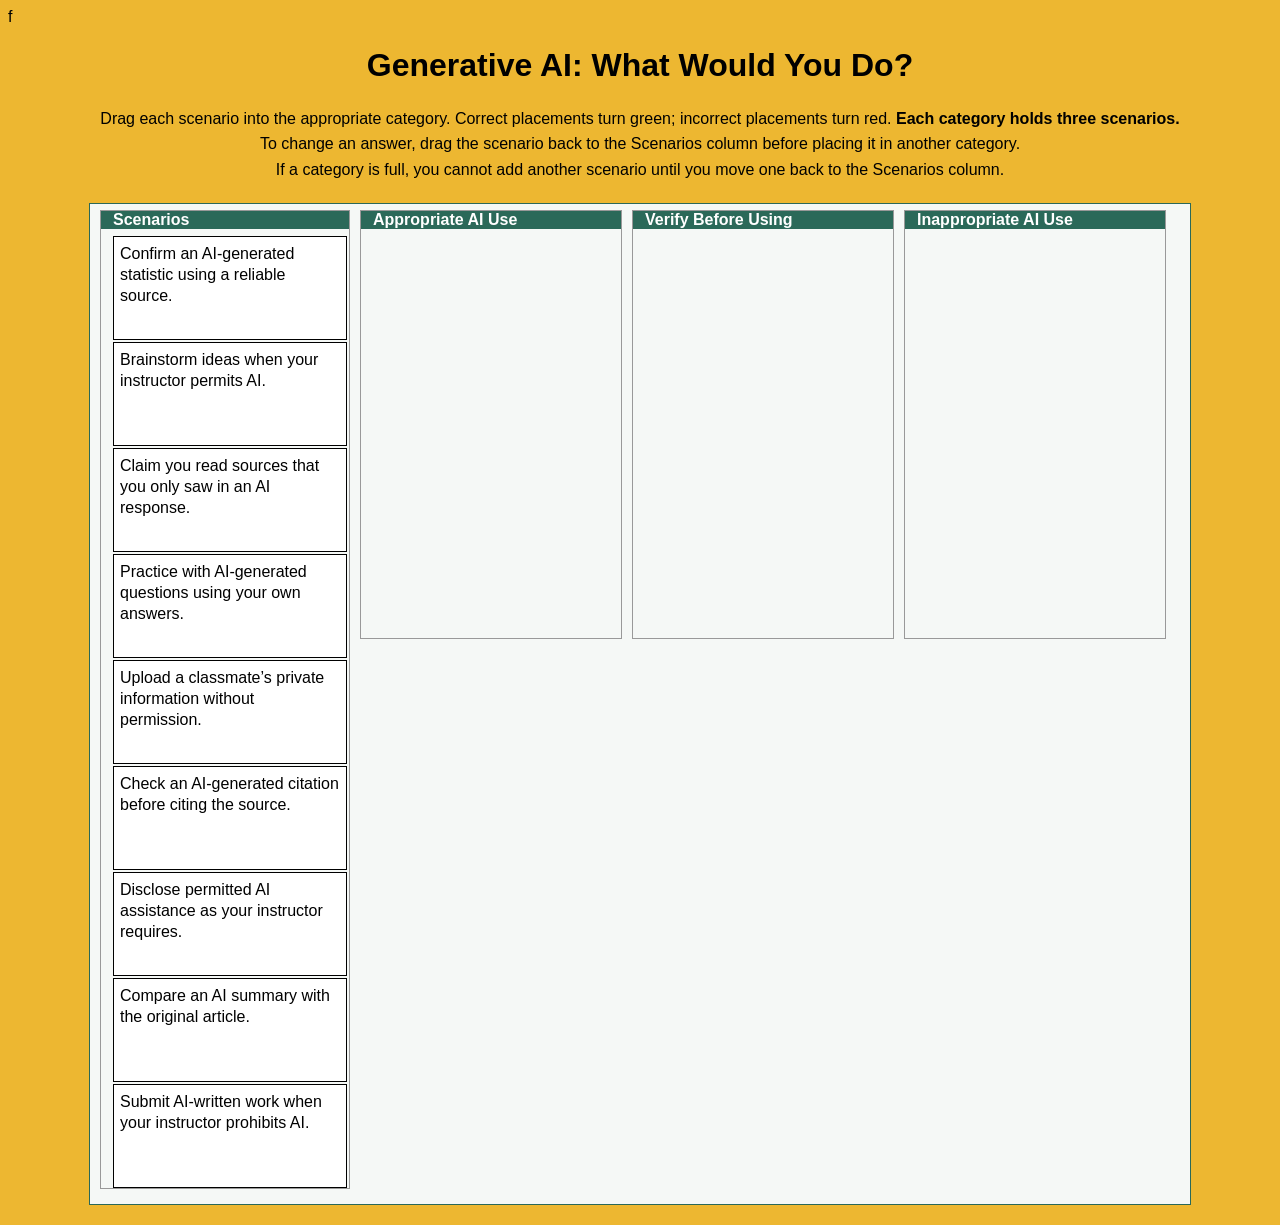
<file: project-3-traditional/index.html>
f<!DOCTYPE HTML PUBLIC "-//W3C//DTD HTML 4.01//EN" "http://www.w3.org/TR/html4/strict.dtd">
<html>

<head>
<meta http-equiv="content-type" content="text/html; charset=UTF-8">

	<title>Generative AI: What Would You Do?</title>
	
	 <link rel="stylesheet" href="style.css">
	
	
	<script type="text/javascript">
	
	
	/* VARIABLES YOU COULD MODIFY */
	var boxSizeArray = [3,3,3,3,3,3,3];	// Array indicating how many items there is room for in the right column ULs
	
	var arrow_offsetX = -5;	// Offset X - position of small arrow
	var arrow_offsetY = 0;	// Offset Y - position of small arrow
	
	var arrow_offsetX_firefox = -6;	// Firefox - offset X small arrow
	var arrow_offsetY_firefox = -13; // Firefox - offset Y small arrow
	
	var verticalSpaceBetweenListItems = 3;	// Pixels space between one <li> and next	
											// Same value or higher as margin bottom in CSS for #dhtmlgoodies_dragDropContainer ul li,#dragContent li
	
											
	var initShuffleItems = true;	// Shuffle items before staring

	var indicateDestionationByUseOfArrow = true;	// Display arrow to indicate where object will be dropped(false = use rectangle)
	
	
	var lockedAfterDrag = false;	/* Lock items after they have been dragged, i.e. the user get's only one shot for the correct answer */
	
	
	/* END VARIABLES YOU COULD MODIFY */
	
	var dragDropTopContainer = false;
	var dragTimer = -1;
	var dragContentObj = false;
	var contentToBeDragged = false;	// Reference to dragged <li>
	var contentToBeDragged_src = false;	// Reference to parent of <li> before drag started
	var contentToBeDragged_next = false; 	// Reference to next sibling of <li> to be dragged
	var destinationObj = false;	// Reference to <UL> or <LI> where element is dropped.
	var dragDropIndicator = false;	// Reference to small arrow indicating where items will be dropped
	var ulPositionArray = new Array();
	var mouseoverObj = false;	// Reference to highlighted DIV
	
	var MSIE = navigator.userAgent.indexOf('MSIE')>=0?true:false;
	var navigatorVersion = navigator.appVersion.replace(/.*?MSIE (\d\.\d).*/g,'$1')/1;
	var destinationBoxes = new Array();
	var indicateDestinationBox = false;
		
	function getTopPos(inputObj)
	{		
	  var returnValue = inputObj.offsetTop;
	  while((inputObj = inputObj.offsetParent) != null){
	  	if(inputObj.tagName!='HTML')returnValue += inputObj.offsetTop;
	  }
	  return returnValue;
	}
	
	function getLeftPos(inputObj)
	{
	  var returnValue = inputObj.offsetLeft;
	  while((inputObj = inputObj.offsetParent) != null){
	  	if(inputObj.tagName!='HTML')returnValue += inputObj.offsetLeft;
	  }
	  return returnValue;
	}
		
	function cancelEvent()
	{
		return false;
	}
	function initDrag(e)	// Mouse button is pressed down on a LI
	{
		if(document.all)e = event;
		if(lockedAfterDrag && this.parentNode.id!='allItems')return;
		var st = Math.max(document.body.scrollTop,document.documentElement.scrollTop);
		var sl = Math.max(document.body.scrollLeft,document.documentElement.scrollLeft);
		
		
		
		dragTimer = 0;
		dragContentObj.style.left = e.clientX + sl + 'px';
		dragContentObj.style.top = e.clientY + st + 'px';
		contentToBeDragged = this;
		contentToBeDragged_src = this.parentNode;
		contentToBeDragged_next = false;
		if(this.nextSibling){
			contentToBeDragged_next = this.nextSibling;
			if(!this.tagName && contentToBeDragged_next.nextSibling)contentToBeDragged_next = contentToBeDragged_next.nextSibling;
		}
		timerDrag();
		return false;
	}
	
	function everythingIsCorrect()
	{
		alert('Congratulations! Everything is correct');		
	}
	
	
	function timerDrag()
	{
		if(dragTimer>=0 && dragTimer<10){
			dragTimer++;
			setTimeout('timerDrag()',10);
			return;
		}
		if(dragTimer==10){
			dragContentObj.style.display='block';
			dragContentObj.appendChild(contentToBeDragged);
		}
	}
	
	function moveDragContent(e)
	{
		if(dragTimer<10){
			if(contentToBeDragged){
				if(contentToBeDragged_next){
					contentToBeDragged_src.insertBefore(contentToBeDragged,contentToBeDragged_next);
				}else{
					contentToBeDragged_src.appendChild(contentToBeDragged);
				}	
			}
			return;
		}
		if(document.all)e = event;
		var st = Math.max(document.body.scrollTop,document.documentElement.scrollTop);
		var sl = Math.max(document.body.scrollLeft,document.documentElement.scrollLeft);
		
		
		dragContentObj.style.left = e.clientX + sl + 'px';
		dragContentObj.style.top = e.clientY + st + 'px';
		
		if(mouseoverObj)mouseoverObj.className='';
		destinationObj = false;
		dragDropIndicator.style.display='none';
		if(indicateDestinationBox)indicateDestinationBox.style.display='none';
		var x = e.clientX + sl;
		var y = e.clientY + st;
		var width = dragContentObj.offsetWidth;
		var height = dragContentObj.offsetHeight;
		
		var tmpOffsetX = arrow_offsetX;
		var tmpOffsetY = arrow_offsetY;
		if(!document.all){
			tmpOffsetX = arrow_offsetX_firefox;
			tmpOffsetY = arrow_offsetY_firefox;
		}

		for(var no=0;no<ulPositionArray.length;no++){
			var ul_leftPos = ulPositionArray[no]['left'];	
			var ul_topPos = ulPositionArray[no]['top'];	
			var ul_height = ulPositionArray[no]['height'];
			var ul_width = ulPositionArray[no]['width'];
			
			if((x+width) > ul_leftPos && x<(ul_leftPos + ul_width) && (y+height)> ul_topPos && y<(ul_topPos + ul_height)){
				var noExisting = ulPositionArray[no]['obj'].getElementsByTagName('LI').length;
				if(indicateDestinationBox && indicateDestinationBox.parentNode==ulPositionArray[no]['obj'])noExisting--;
				if(noExisting<boxSizeArray[no-1] || no==0){
					dragDropIndicator.style.left = ul_leftPos + tmpOffsetX + 'px';
					var subLi = ulPositionArray[no]['obj'].getElementsByTagName('LI');
					for(var liIndex=0;liIndex<subLi.length;liIndex++){
						var tmpTop = getTopPos(subLi[liIndex]);
						if(!indicateDestionationByUseOfArrow){
							if(y<tmpTop){
								destinationObj = subLi[liIndex];
								indicateDestinationBox.style.display='block';
								subLi[liIndex].parentNode.insertBefore(indicateDestinationBox,subLi[liIndex]);
								break;
							}
						}else{							
							if(y<tmpTop){
								destinationObj = subLi[liIndex];
								dragDropIndicator.style.top = tmpTop + tmpOffsetY - Math.round(dragDropIndicator.clientHeight/2) + 'px';
								dragDropIndicator.style.display='block';
								break;
							}	
						}					
					}
					
					if(!indicateDestionationByUseOfArrow){
						if(indicateDestinationBox.style.display=='none'){
							indicateDestinationBox.style.display='block';
							ulPositionArray[no]['obj'].appendChild(indicateDestinationBox);
						}
						
					}else{
						if(subLi.length>0 && dragDropIndicator.style.display=='none'){
							dragDropIndicator.style.top = getTopPos(subLi[subLi.length-1]) + subLi[subLi.length-1].offsetHeight + tmpOffsetY + 'px';
							dragDropIndicator.style.display='block';
						}
						if(subLi.length==0){
							dragDropIndicator.style.top = ul_topPos + arrow_offsetY + 'px'
							dragDropIndicator.style.display='block';
						}
					}
					
					if(!destinationObj)destinationObj = ulPositionArray[no]['obj'];
					mouseoverObj = ulPositionArray[no]['obj'].parentNode;
					mouseoverObj.className='mouseover';
					return;
				}
			}
		}
	}
	
	function checkAnswers()
	{
		
		for(var no=0;no<destinationBoxes.length;no++){
			var subLis = destinationBoxes[no].getElementsByTagName('LI');
			if(subLis.length<boxSizeArray[no])return;	
			
			for(var no2=0;no2<subLis.length;no2++){
				if(subLis[no2].className=='wrongAnswer')return;
			}		
		}
		
		everythingIsCorrect();
		
		
	}
	
	
	/* End dragging 
	Put <LI> into a destination or back to where it came from.
	*/	
	function dragDropEnd(e)
	{
		if(dragTimer==-1)return;
		if(dragTimer<10){
			dragTimer = -1;
			return;
		}
		dragTimer = -1;
		if(document.all)e = event;		
		if(destinationObj){
			var groupId = contentToBeDragged.getAttribute('groupId');
			if(!groupId)groupId = contentToBeDragged.groupId;
			
			var destinationToCheckOn = destinationObj;
			if(destinationObj.tagName!='UL'){
				destinationToCheckOn = destinationObj.parentNode;
			}
			
			var answerCheck = false;
			if(groupId == destinationToCheckOn.id){
				contentToBeDragged.className = 'correctAnswer';		
				answerCheck=true;	
			}else{
				contentToBeDragged.className = 'wrongAnswer';
			}
			if(destinationObj.id=='allItems' || destinationObj.parentNode.id=='allItems')contentToBeDragged.className='';
			
			
			if(destinationObj.tagName=='UL'){
				destinationObj.appendChild(contentToBeDragged);
			}else{
				destinationObj.parentNode.insertBefore(contentToBeDragged,destinationObj);
			}
			mouseoverObj.className='';
			destinationObj = false;
			dragDropIndicator.style.display='none';
			if(indicateDestinationBox){
				indicateDestinationBox.style.display='none';
				document.body.appendChild(indicateDestinationBox);
			}
						
			contentToBeDragged = false;
			
			if(answerCheck)checkAnswers();	
			
			return;
		}	
		if(contentToBeDragged_next){
			contentToBeDragged_src.insertBefore(contentToBeDragged,contentToBeDragged_next);
		}else{
			contentToBeDragged_src.appendChild(contentToBeDragged);
		}
		contentToBeDragged = false;
		dragDropIndicator.style.display='none';
		if(indicateDestinationBox){
			indicateDestinationBox.style.display='none';
			document.body.appendChild(indicateDestinationBox);
			
		}		
		mouseoverObj = false;
		
	}
	
	/* 
	Preparing data to be saved 
	*/
	function saveDragDropNodes()
	{
		var saveString = "";
		var uls = dragDropTopContainer.getElementsByTagName('UL');
		for(var no=0;no<uls.length;no++){	// LOoping through all <ul>
			var lis = uls[no].getElementsByTagName('LI');
			for(var no2=0;no2<lis.length;no2++){
				if(saveString.length>0)saveString = saveString + ";";
				saveString = saveString + uls[no].id + '|' + lis[no2].id;
			}	
		}		
		
		document.getElementById('saveContent').innerHTML = '<h1>Ready to save these nodes:</h1> ' + saveString.replace(/;/g,';<br>') + '<p>Format: ID of ul |(pipe) ID of li;(semicolon)</p><p>You can put these values into a hidden form fields, post it to the server and explode the submitted value there</p>';
		
	}
	
	function initDragDropScript()
	{
		dragContentObj = document.getElementById('dragContent');
		dragDropIndicator = document.getElementById('dragDropIndicator');
		dragDropTopContainer = document.getElementById('dhtmlgoodies_dragDropContainer');
		document.documentElement.onselectstart = cancelEvent;;
		var listItems = dragDropTopContainer.getElementsByTagName('LI');	// Get array containing all <LI>
		var itemHeight = false;
		for(var no=0;no<listItems.length;no++){
			listItems[no].onmousedown = initDrag;
			listItems[no].onselectstart = cancelEvent;
			if(!itemHeight)itemHeight = listItems[no].offsetHeight;
			if(MSIE && navigatorVersion/1<6){
				listItems[no].style.cursor='hand';
			}			
		}
		
		var mainContainer = document.getElementById('dhtmlgoodies_mainContainer');
		var uls = mainContainer.getElementsByTagName('UL');
		itemHeight = itemHeight + verticalSpaceBetweenListItems;
		for(var no=0;no<uls.length;no++){
			uls[no].style.height = itemHeight * boxSizeArray[no]  + 'px';
			destinationBoxes[destinationBoxes.length] = uls[no];
		}
		
		var leftContainer = document.getElementById('dhtmlgoodies_listOfItems');
		var itemBox = leftContainer.getElementsByTagName('UL')[0];
		
		document.documentElement.onmousemove = moveDragContent;	// Mouse move event - moving draggable div
		document.documentElement.onmouseup = dragDropEnd;	// Mouse move event - moving draggable div
		
		var ulArray = dragDropTopContainer.getElementsByTagName('UL');
		for(var no=0;no<ulArray.length;no++){
			ulPositionArray[no] = new Array();
			ulPositionArray[no]['left'] = getLeftPos(ulArray[no]);	
			ulPositionArray[no]['top'] = getTopPos(ulArray[no]);	
			ulPositionArray[no]['width'] = ulArray[no].offsetWidth;
			ulPositionArray[no]['height'] = ulArray[no].clientHeight;
			ulPositionArray[no]['obj'] = ulArray[no];
		}
		
		if(initShuffleItems){
			var allItemsObj = document.getElementById('allItems');
			var initItems = allItemsObj.getElementsByTagName('LI');
			
			for(var no=0;no<(initItems.length*10);no++){
				var itemIndex = Math.floor(Math.random()*initItems.length);
				allItemsObj.appendChild(initItems[itemIndex]);
			}
		}
		if(!indicateDestionationByUseOfArrow){
			indicateDestinationBox = document.createElement('LI');
			indicateDestinationBox.id = 'indicateDestination';
			indicateDestinationBox.style.display='none';
			document.body.appendChild(indicateDestinationBox);
		}		
		
	}
	
	window.onload = initDragDropScript;
	</script>
</head><body>
<h1 align="center">Generative AI: What Would You Do?</h1>
<p style="max-width:1100px; margin:20px auto; text-align:center; line-height:1.6;">
Drag each scenario into the appropriate category. Correct placements turn green; incorrect placements turn red. <strong>Each category holds three scenarios.</strong><br>
To change an answer, drag the scenario back to the Scenarios column before placing it in another category.<br>
If a category is full, you cannot add another scenario until you move one back to the Scenarios column.
</p>
<div id="dhtmlgoodies_dragDropContainer">
	<div id="topBar">
	<div style="padding-bottom: 5px; width: 728px; height: 1px;">

</script>
	</div>
			
		</div>
	<div id="dhtmlgoodies_listOfItems">
		<div class="">
			<p>Scenarios</p>		
		<ul id="allItems">
			
		<li id="node1" groupid="box1">Brainstorm ideas when your instructor permits AI.</li>
<li id="node2" groupid="box1">Practice with AI-generated questions using your own answers.</li>
<li id="node3" groupid="box1">Disclose permitted AI assistance as your instructor requires.</li>

<li id="node4" groupid="box2">Check an AI-generated citation before citing the source.</li>
<li id="node5" groupid="box2">Confirm an AI-generated statistic using a reliable source.</li>
<li id="node6" groupid="box2">Compare an AI summary with the original article.</li>

<li id="node7" groupid="box3">Submit AI-written work when your instructor prohibits AI.</li>
<li id="node8" groupid="box3">Upload a classmate’s private information without permission.</li>
<li id="node9" groupid="box3">Claim you read sources that you only saw in an AI response.</li>	
		</ul>
		</div>
	</div>	
	<div id="dhtmlgoodies_mainContainer">
		<!-- ONE <UL> for each "room" -->
		<div class="">
			<p>Appropriate AI Use</p>
			<ul style="height: 72px;" id="box1">
			</ul>
		</div>
		<div class="">		
			<p>Verify Before Using</p>
			<ul style="height: 72px;" id="box2"></ul>
		</div>
		
		<div>
		  <p >Inappropriate AI Use</p>
			<ul style="height: 72px;" id="box3"></ul>
		</div>
		
		
	</div>
</div>
<ul style="left: 110px; top: 329px; display: block;" id="dragContent"></ul>
<div style="display: none; left: 24px; top: 333px;" id="dragDropIndicator"><img src="insert.gif"></div>
<div id="saveContent"></div>

</span></body></html>
</file>
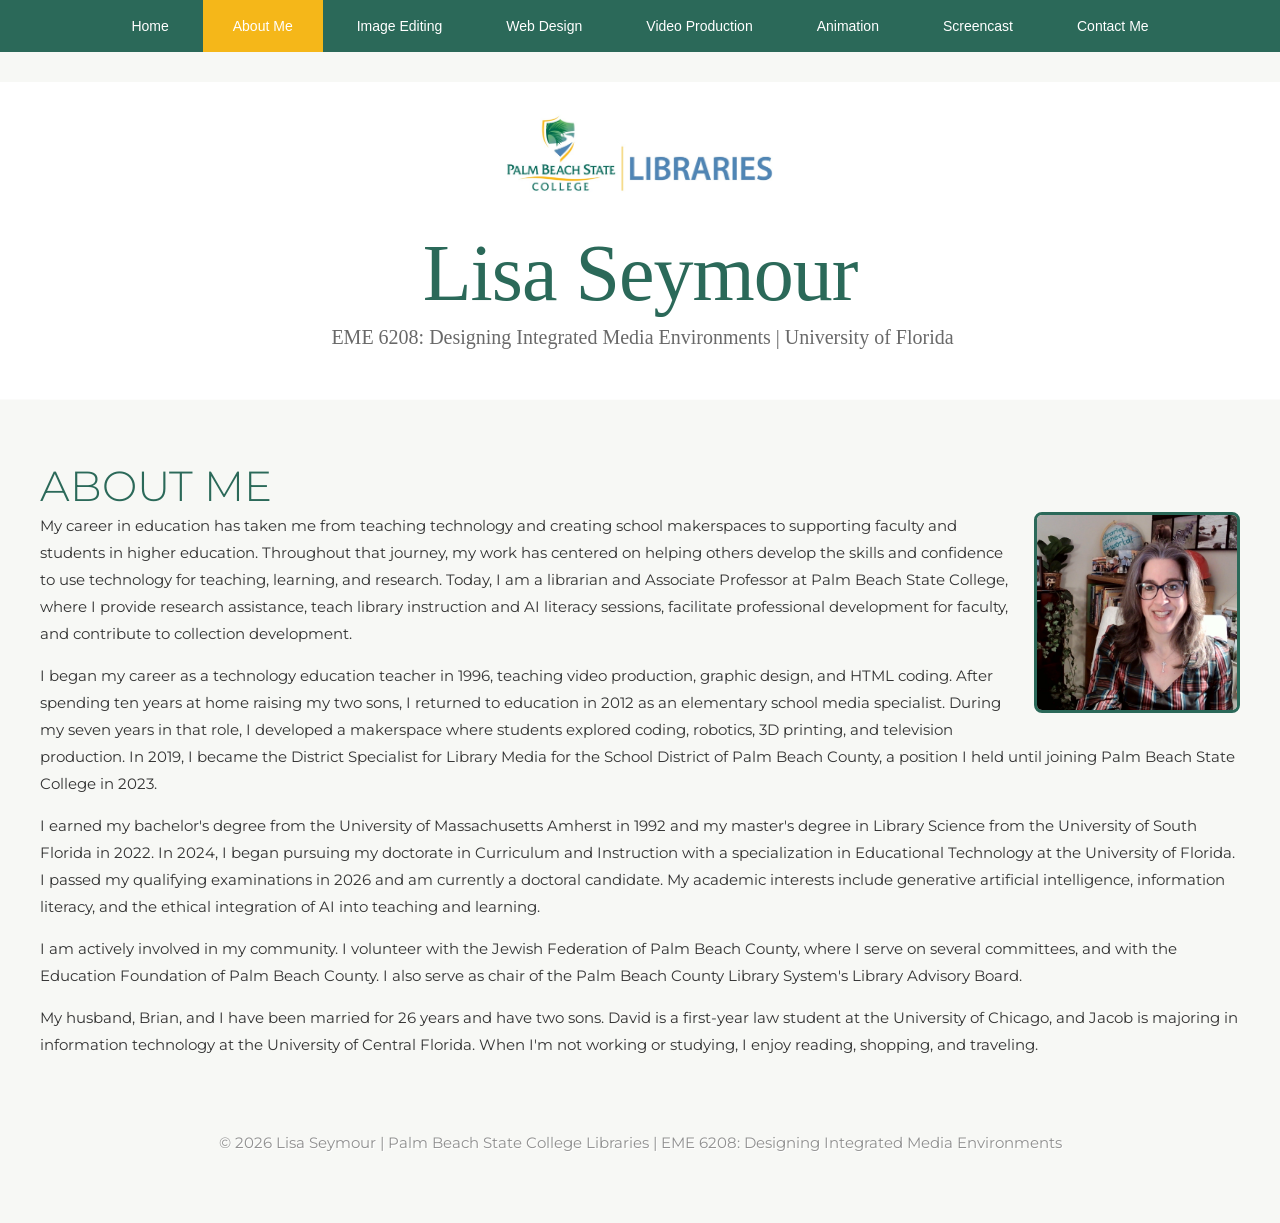
<file: about.html>
<!DOCTYPE html PUBLIC "-//W3C//DTD XHTML 1.0 Strict//EN" "http://www.w3.org/TR/xhtml1/DTD/xhtml1-strict.dtd">


<!--
Design by TEMPLATED
http://templated.co
Released for free under the Creative Commons Attribution License
Name       : Vestibule 
Description: A two-column, fixed-width design with dark color scheme.
Version    : 1.0
Released   : 20130406
-->

<!-- Comments are in ALL CAPS -->


<html xmlns="http://www.w3.org/1999/xhtml">
<head>
<meta name="keywords" content="" />
<meta name="description" content="" />
<meta http-equiv="content-type" content="text/html; charset=utf-8" />

<!-- SET THE PAGE TITLE INSIDE THE TITLE TAGS BELOW -->
   

<title>About Me | Lisa Seymour</title>



<link href="http://fonts.googleapis.com/css?family=Oxygen:400,700,300" rel="stylesheet" type="text/css" />
<link href="style.css" rel="stylesheet" type="text/css" media="screen" />
</head>

<body>
<div id="wrapper">
<!-- START OF THE NAVIGATION SECTION.  DO NOT CHANGE ANYTHING ABOVE THIS LINE EXCEPT TO SET THE TITLE. -->


	<div id="menu-wrapper">
		<div id="menu" class="container">
			<ul>
				<!-- NAVIGATION MENU.  THERE SHOULD BE ONE LIST ITEM FOR EACH BUTTON IN YOUR NAVIGATION BAR. -->
                <!-- REPLACE THE # IN THE LINK WITH THE FILE NAME OF THE APPROPRIATE PAGE.  -->
                
<li><a href="index.html">Home</a></li>
<li class="current_page_item"><a href="about.html">About Me</a></li>

				<li><a href="image.html">Image Editing</a></li>
				<li><a href="web.html">Web Design</a></li>
				<li><a href="video.html">Video Production</a></li>
				<li><a href="animation.html">Animation</a></li>
				<li><a href="screencast.html">Screencast</a></li>
				<li><a href="contact.html">Contact Me</a></li>
			</ul>
		</div>
	</div>
	<div id="logo" class="container">

<img src="PBSC_LIBRARIES-LOGO.jpg" alt="Palm Beach State College Libraries logo" class="library-logo" />

		<!-- THIS IS WHERE YOU CUSTOMIZE THE HEADER FOR EACH PAGE. -->
       <h1>Lisa Seymour</h1>
		<!-- THIS IS WHERE YOU CUSTOMIZE THE SUBHEADER FOR EACH PAGE. -->
      <p>EME 6208: Designing Integrated Media Environments | University of Florida</p>
      </div>
	<div id="page" class="container">
		<div>
			<div class="entry">
				<!-- THIS IS WHERE YOU CUSTOMIZE THE INTRODUCTORY PARAGRAPH FOR EACH PAGE. -->
                


			</div>
		</div>
	</div>
    
    
<!-- END OF THE NAVIGATION SECTION. -->

<!-- START OF THE CONTENT SECTION. -->

<div id="about-content" class="container">
    <h2>About Me</h2>

<img src="Profile_Square.jpg" alt="Lisa Seymour" class="profile-photo">

    <p>My career in education has taken me from teaching technology and creating school makerspaces to supporting faculty and students in higher education. Throughout that journey, my work has centered on helping others develop the skills and confidence to use technology for teaching, learning, and research. Today, I am a librarian and Associate Professor at Palm Beach State College, where I provide research assistance, teach library instruction and AI literacy sessions, facilitate professional development for faculty, and contribute to collection development.</p>

    <p>I began my career as a technology education teacher in 1996, teaching video production, graphic design, and HTML coding. After spending ten years at home raising my two sons, I returned to education in 2012 as an elementary school media specialist. During my seven years in that role, I developed a makerspace where students explored coding, robotics, 3D printing, and television production. In 2019, I became the District Specialist for Library Media for the School District of Palm Beach County, a position I held until joining Palm Beach State College in 2023.</p>

    <p>I earned my bachelor's degree from the University of Massachusetts Amherst in 1992 and my master's degree in Library Science from the University of South Florida in 2022. In 2024, I began pursuing my doctorate in Curriculum and Instruction with a specialization in Educational Technology at the University of Florida. I passed my qualifying examinations in 2026 and am currently a doctoral candidate. My academic interests include generative artificial intelligence, information literacy, and the ethical integration of AI into teaching and learning.</p>

    <p>I am actively involved in my community. I volunteer with the Jewish Federation of Palm Beach County, where I serve on several committees, and with the Education Foundation of Palm Beach County. I also serve as chair of the Palm Beach County Library System's Library Advisory Board.</p>

    <p>My husband, Brian, and I have been married for 26 years and have two sons. David is a first-year law student at the University of Chicago, and Jacob is majoring in information technology at the University of Central Florida. When I'm not working or studying, I enjoy reading, shopping, and traveling.</p>
</div>

    
<!-- END OF THE CONTENT SECTION.  BELOW YOU CAN CUSTOMIZE YOUR FOOTER. -->
</div>

<div id="footer">
	<!-- START FOOTER -->
	<p>&copy; 2026 Lisa Seymour | Palm Beach State College Libraries | EME 6208: Designing Integrated Media Environments</p>
	   <!-- END FOOTER -->
</div>

</body>
</html>
</file>
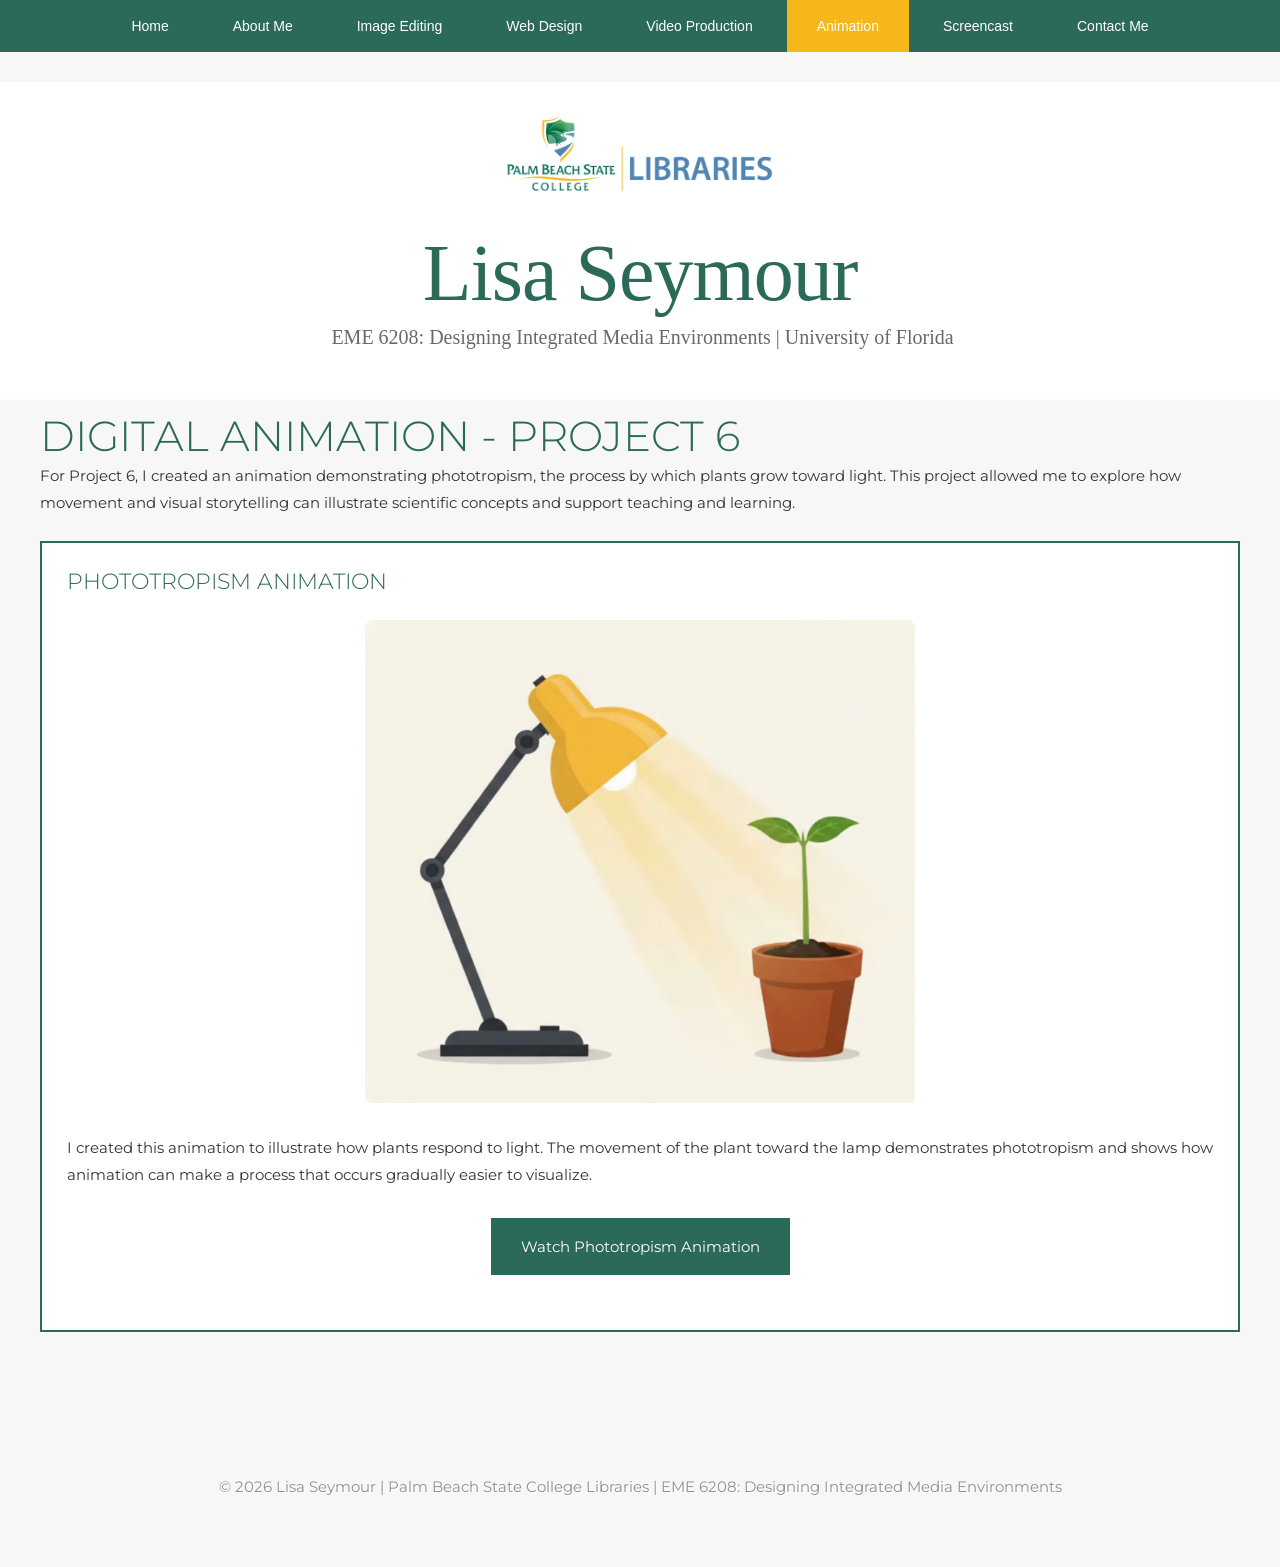
<file: animation.html>
<!DOCTYPE html PUBLIC "-//W3C//DTD XHTML 1.0 Strict//EN"
"http://www.w3.org/TR/xhtml1/DTD/xhtml1-strict.dtd">

<!--
Design by TEMPLATED
http://templated.co
Released for free under the Creative Commons Attribution License
Name       : Vestibule
Description: A two-column, fixed-width design with dark color scheme.
Version    : 1.0
Released   : 20130406
-->

<html xmlns="http://www.w3.org/1999/xhtml">

<head>
<meta name="keywords" content="" />
<meta name="description" content="" />
<meta http-equiv="content-type" content="text/html; charset=utf-8" />

<title>Lisa Seymour | Digital Animation</title>

<link href="https://fonts.googleapis.com/css?family=Oxygen:400,700,300"
      rel="stylesheet" type="text/css" />
<link href="style.css" rel="stylesheet"
      type="text/css" media="screen" />

</head>

<body>

<div id="wrapper">

<!-- START OF THE NAVIGATION SECTION -->

<div id="menu-wrapper">
    <div id="menu" class="container">
        <ul>
            <li><a href="index.html">Home</a></li>
            <li><a href="about.html">About Me</a></li>
            <li><a href="image.html">Image Editing</a></li>
            <li><a href="web.html">Web Design</a></li>
            <li><a href="video.html">Video Production</a></li>
            <li class="current_page_item">
                <a href="animation.html">Animation</a>
            </li>
            <li><a href="screencast.html">Screencast</a></li>
            <li><a href="contact.html">Contact Me</a></li>
        </ul>
    </div>
</div>

<div id="logo" class="container">

    <img src="PBSC_LIBRARIES-LOGO.jpg"
         alt="Palm Beach State College Libraries logo"
         class="library-logo" />

    <h1>Lisa Seymour</h1>

    <p>
        EME 6208: Designing Integrated Media Environments
        | University of Florida
    </p>

</div>

<div id="page" class="container">
    <div>
        <div class="entry">
        </div>
    </div>
</div>

<!-- END OF THE NAVIGATION SECTION -->


<!-- START OF THE CONTENT SECTION -->

<div id="animation-projects" class="container"
     style="margin-top: -50px; padding-bottom: 60px;">

    <h2>Digital Animation - Project 6</h2>

    <p>
        For Project 6, I created an animation demonstrating
        phototropism, the process by which plants grow toward
        light. This project allowed me to explore how movement
        and visual storytelling can illustrate scientific
        concepts and support teaching and learning.
    </p>

    <div class="web-project">

        <h3>Phototropism Animation</h3>

        <div style="text-align: center; margin: 25px 0;">

            <a href="https://youtu.be/F1OTpsPE6Hk"
               target="_blank"
               rel="noopener noreferrer">

                <img src="phototropism.png"
                     alt="Illustration of a plant growing toward light from a desk lamp"
                     style="width: 100%; max-width: 550px;
                            height: auto; border-radius: 8px;" />

            </a>

        </div>

        <p>
            I created this animation to illustrate how plants
            respond to light. The movement of the plant toward
            the lamp demonstrates phototropism and shows how
            animation can make a process that occurs gradually
            easier to visualize.
        </p>

        <p style="text-align: center;">
            <a href="https://youtu.be/F1OTpsPE6Hk"
               target="_blank"
               rel="noopener noreferrer"
               class="button">
                Watch Phototropism Animation
            </a>
        </p>

    </div>

</div>

<!-- END OF THE CONTENT SECTION -->

</div>


<!-- FOOTER -->

<div id="footer">
    <p>
        &copy; 2026 Lisa Seymour |
        Palm Beach State College Libraries |
        EME 6208: Designing Integrated Media Environments
    </p>
</div>

</body>
</html>
</file>
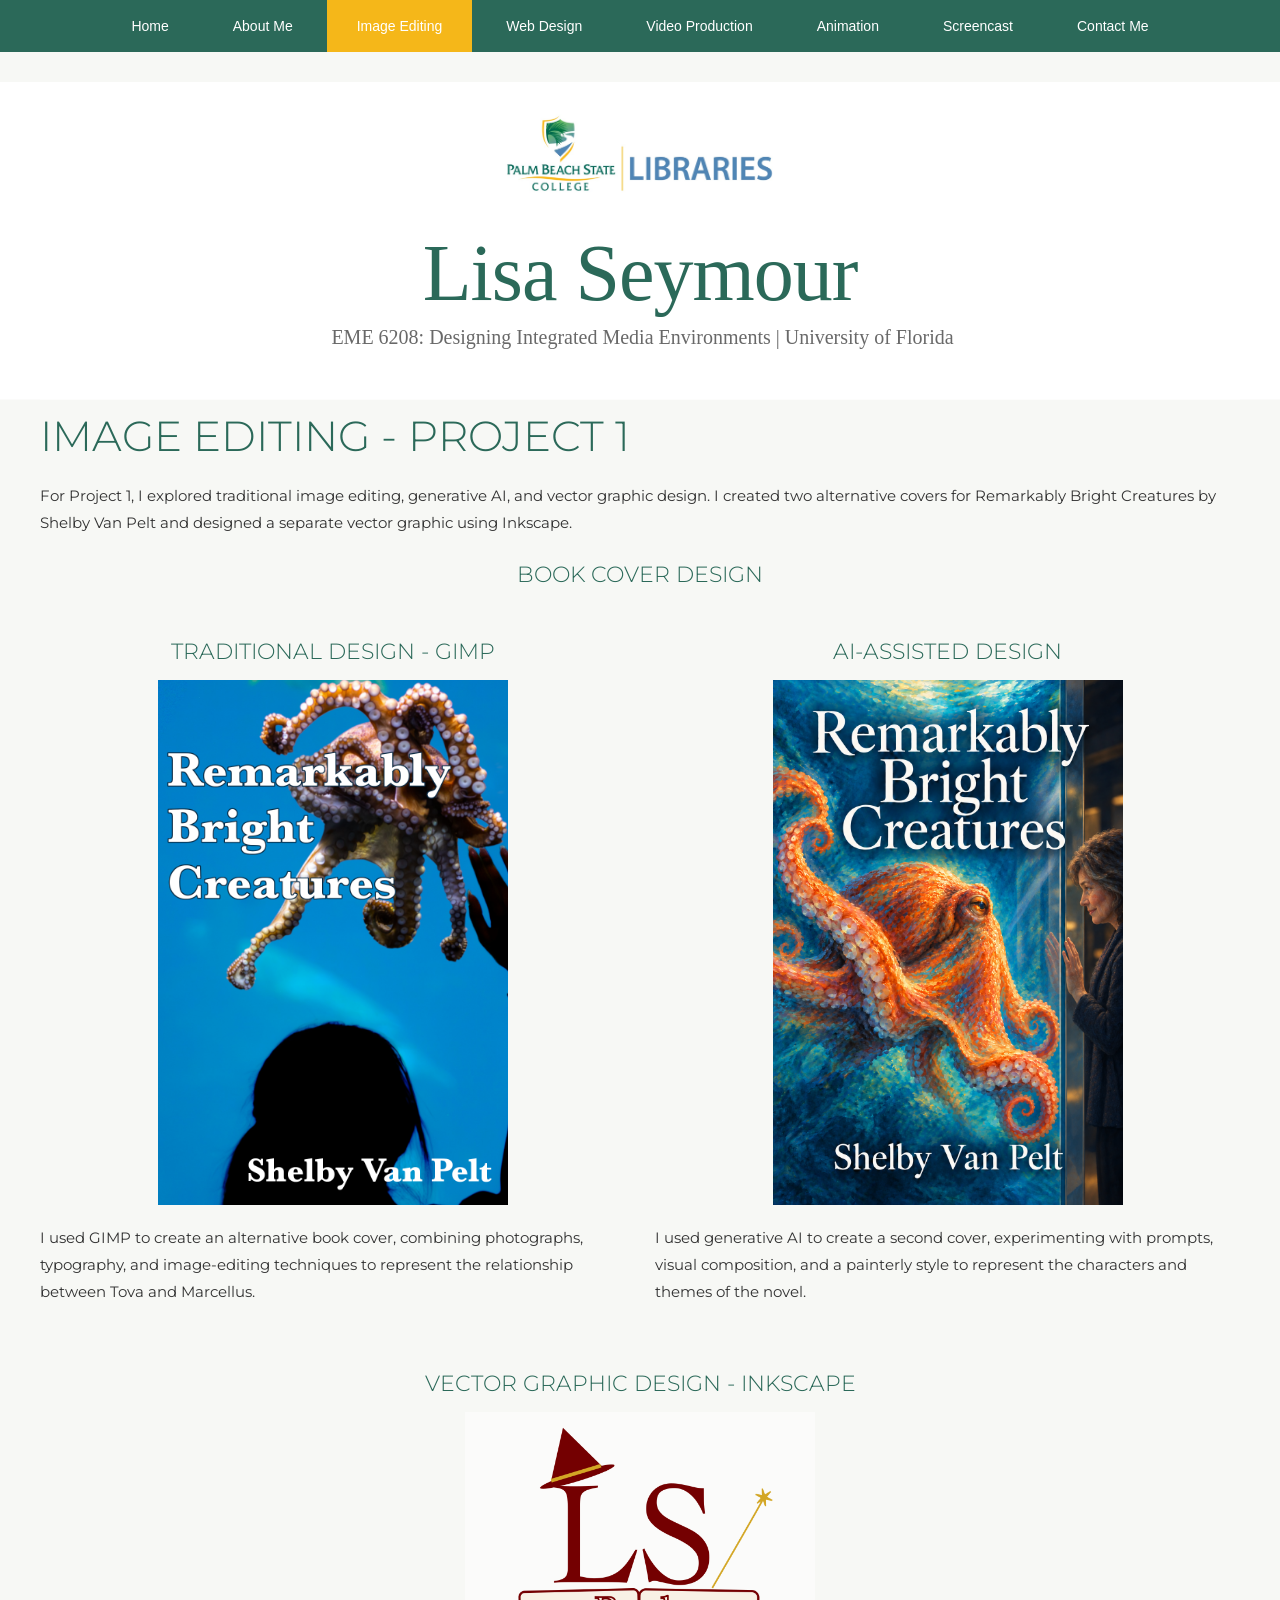
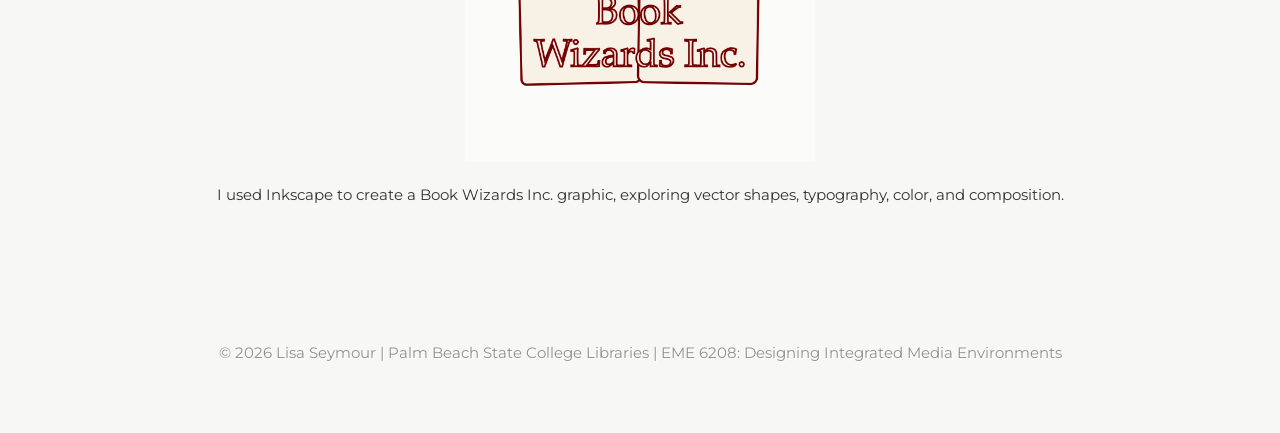
<file: image.html>
<!DOCTYPE html PUBLIC "-//W3C//DTD XHTML 1.0 Strict//EN" "http://www.w3.org/TR/xhtml1/DTD/xhtml1-strict.dtd">


<!--
Design by TEMPLATED
http://templated.co
Released for free under the Creative Commons Attribution License
Name       : Vestibule 
Description: A two-column, fixed-width design with dark color scheme.
Version    : 1.0
Released   : 20130406
-->

<!-- Comments are in ALL CAPS -->


<html xmlns="http://www.w3.org/1999/xhtml">
<head>
<meta name="keywords" content="" />
<meta name="description" content="" />
<meta http-equiv="content-type" content="text/html; charset=utf-8" />

<!-- SET THE PAGE TITLE INSIDE THE TITLE TAGS BELOW -->
    <title>Lisa Seymour | Digital Media Portfolio</title>

<link href="http://fonts.googleapis.com/css?family=Oxygen:400,700,300" rel="stylesheet" type="text/css" />
<link href="style.css" rel="stylesheet" type="text/css" media="screen" />
</head>

<body>
<div id="wrapper">
<!-- START OF THE NAVIGATION SECTION.  DO NOT CHANGE ANYTHING ABOVE THIS LINE EXCEPT TO SET THE TITLE. -->


	<div id="menu-wrapper">
		<div id="menu" class="container">
			<ul>
				<!-- NAVIGATION MENU.  THERE SHOULD BE ONE LIST ITEM FOR EACH BUTTON IN YOUR NAVIGATION BAR. -->
                <!-- REPLACE THE # IN THE LINK WITH THE FILE NAME OF THE APPROPRIATE PAGE.  -->
               

<li><a href="index.html">Home</a></li>
<li><a href="about.html">About Me</a></li>
<li class="current_page_item"><a href="image.html">Image Editing</a></li>
<li><a href="web.html">Web Design</a></li>
<li><a href="video.html">Video Production</a></li>
<li><a href="animation.html">Animation</a></li>
<li><a href="screencast.html">Screencast</a></li>
<li><a href="contact.html">Contact Me</a></li>
            </ul>
        </div>
    </div>
   
<div id="logo" class="container">


<img src="PBSC_LIBRARIES-LOGO.jpg" alt="Palm Beach State College Libraries logo" class="library-logo" />

		<!-- THIS IS WHERE YOU CUSTOMIZE THE HEADER FOR EACH PAGE. -->
       <h1>Lisa Seymour</h1>
		<!-- THIS IS WHERE YOU CUSTOMIZE THE SUBHEADER FOR EACH PAGE. -->
      <p>EME 6208: Designing Integrated Media Environments | University of Florida</p>
      </div>
	<div id="page" class="container">
		<div>
			<div class="entry">
				<!-- THIS IS WHERE YOU CUSTOMIZE THE INTRODUCTORY PARAGRAPH FOR EACH PAGE. -->
                


			</div>
		</div>
	</div>
    
    
<!-- END OF THE NAVIGATION SECTION. -->

<!-- START OF THE CONTENT SECTION. -->

<div id="image-projects" class="container">

    <h2>Image Editing - Project 1</h2>
    <p>For Project 1, I explored traditional image editing, generative AI, and vector graphic design. I created two alternative covers for Remarkably Bright Creatures by Shelby Van Pelt and designed a separate vector graphic using Inkscape.</p>

    <h3>Book Cover Design</h3>

    <div class="book-covers">
        <div class="project-artwork">
            <h3>Traditional Design - GIMP</h3>
            <img src="remarkably-bright-creatures-traditional.png" alt="Traditional book cover for Remarkably Bright Creatures" />
            <p>I used GIMP to create an alternative book cover, combining photographs, typography, and image-editing techniques to represent the relationship between Tova and Marcellus.</p>
        </div>

        <div class="project-artwork">
            <h3>AI-Assisted Design</h3>
            <img src="AI_RemarkablyBrightCreatures.png" alt="AI-generated book cover for Remarkably Bright Creatures" />
            <p>I used generative AI to create a second cover, experimenting with prompts, visual composition, and a painterly style to represent the characters and themes of the novel.</p>
        </div>
    </div>

    <h3>Vector Graphic Design - Inkscape</h3>

    <div class="vector-project">
        <img src="book-wizard-final.png" alt="Book Wizards Inc. vector graphic created in Inkscape" />
        <p>I used Inkscape to create a Book Wizards Inc. graphic, exploring vector shapes, typography, color, and composition.</p>
    </div>

</div>

<!-- ON OTHER PAGES, LIKE THE PROJECT PAGES, YOU WILL TAKE OUT EVERYTHING BETWEEN HERE AND THE END OF THE CONTENT SECTION AND REPLACE IT WITH THE PROJECT CONTENT. -->

<!-- END OF THE CONTENT SECTION.  BELOW YOU CAN CUSTOMIZE YOUR FOOTER. -->
</div>

<div id="footer">
	<!-- START FOOTER -->
	<p>&copy; 2026 Lisa Seymour | Palm Beach State College Libraries | EME 6208: Designing Integrated Media Environments</p>
	   <!-- END FOOTER -->
</div>

</body>
</html>
</file>
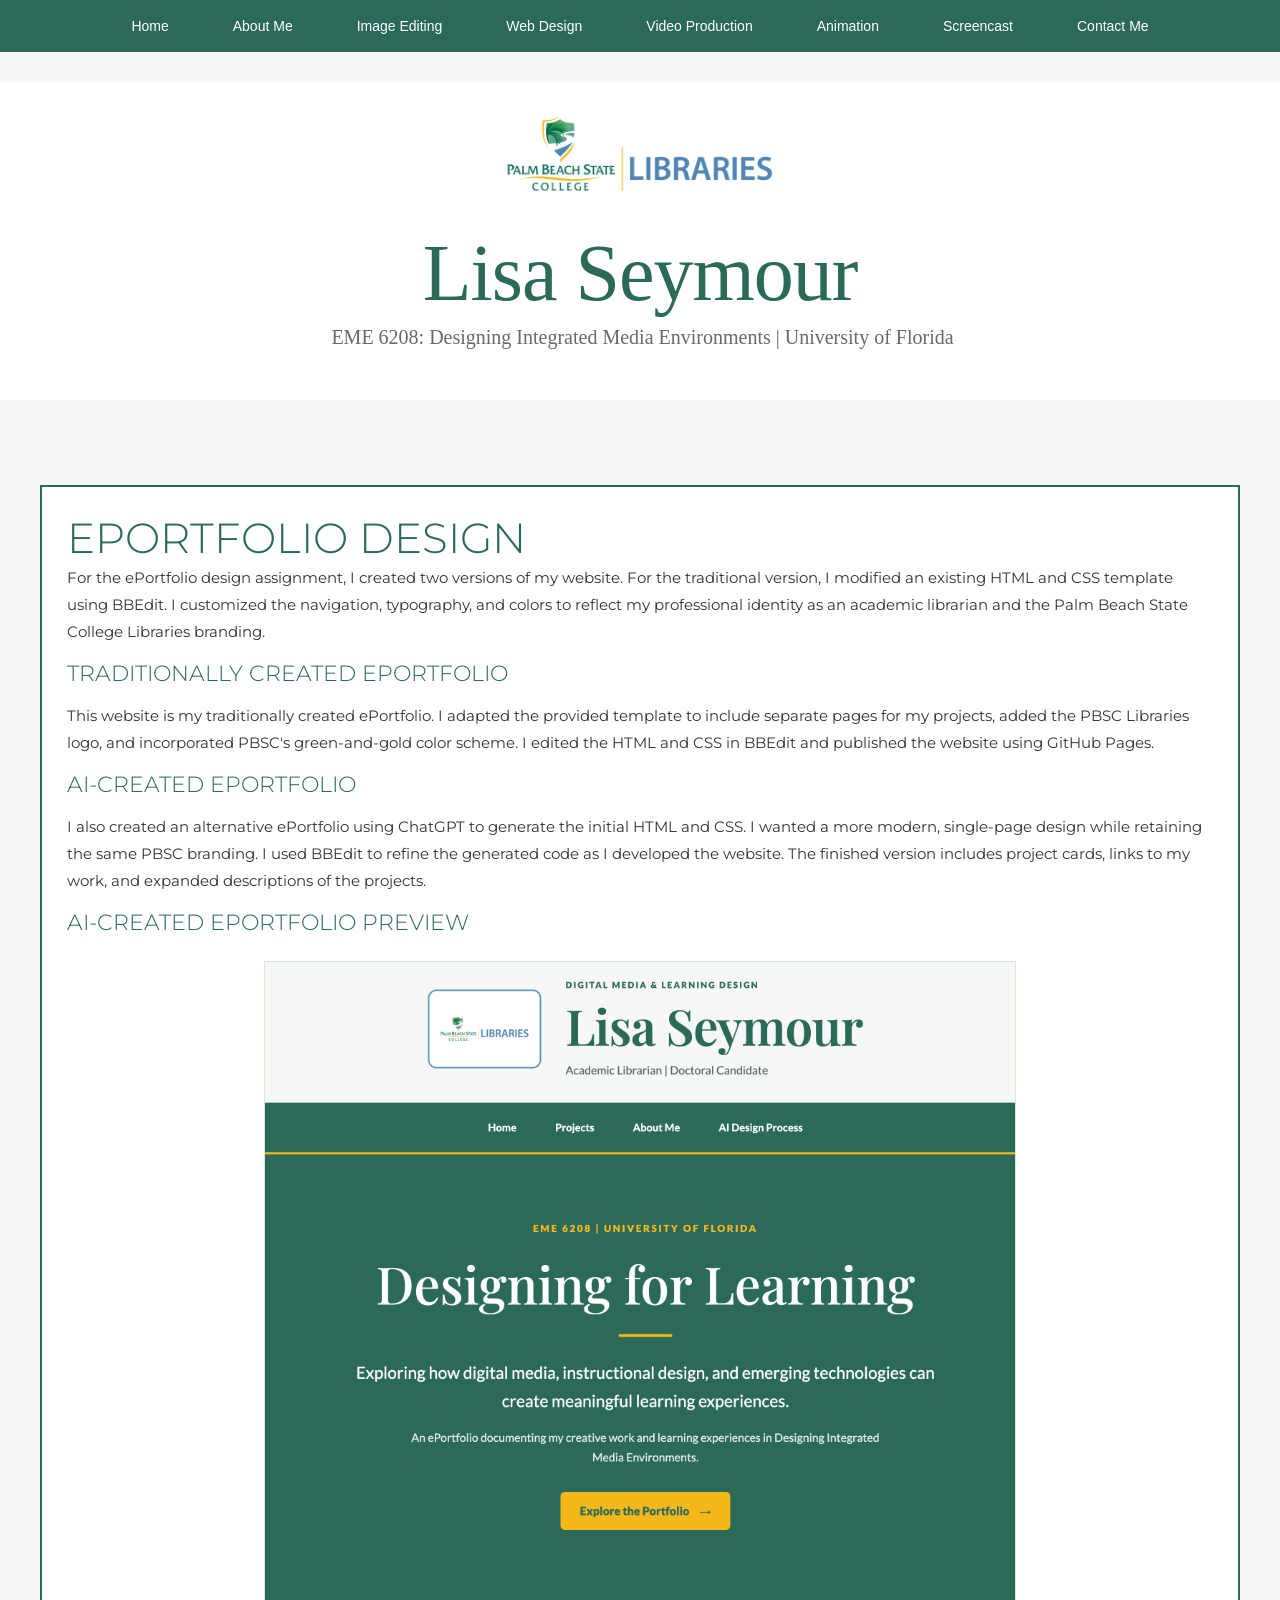
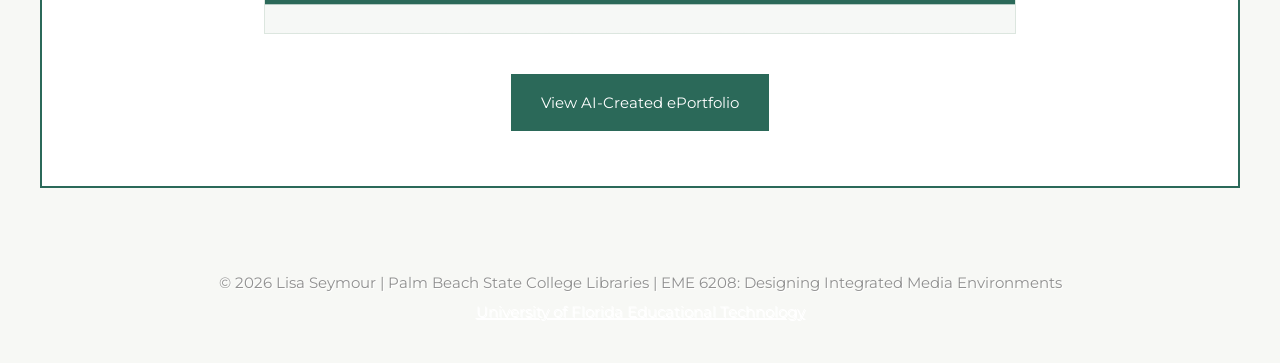
<file: portfolio.html>
<!DOCTYPE html>
<html lang="en">

<head>
<meta charset="UTF-8">
<meta name="viewport" content="width=device-width, initial-scale=1.0">
<title>ePortfolio Design | Lisa Seymour</title>

<link href="style.css" rel="stylesheet" type="text/css" media="screen">
</head>

<body>
<div id="wrapper">

<!-- NAVIGATION -->

<div id="menu-wrapper">
  <div id="menu" class="container">
    <ul>
      <li><a href="index.html">Home</a></li>
      <li><a href="about.html">About Me</a></li>
      <li><a href="image.html">Image Editing</a></li>
      <li><a href="web.html">Web Design</a></li>
      <li><a href="video.html">Video Production</a></li>
      <li><a href="animation.html">Animation</a></li>
      <li><a href="screencast.html">Screencast</a></li>
      <li><a href="contact.html">Contact Me</a></li>
    </ul>
  </div>
</div>

<!-- HEADER -->

<div id="logo" class="container">

  <img src="PBSC_LIBRARIES-LOGO.jpg"
       alt="Palm Beach State College Libraries logo"
       class="library-logo">

  <h1>Lisa Seymour</h1>
  <p>
    EME 6208: Designing Integrated Media Environments |
    University of Florida
  </p>

</div>

<div id="page" class="container">
  <div>
    <div class="entry"></div>
  </div>
</div>

<!-- EPORTFOLIO DESIGN PROJECT -->

<div class="container">

  <div class="web-project">

    <h2>ePortfolio Design</h2>

    <p>
      For the ePortfolio design assignment, I created
      two versions of my website. For the traditional
      version, I modified an existing HTML and CSS
      template using BBEdit. I customized the navigation,
      typography, and colors to reflect my professional
      identity as an academic librarian and the Palm
      Beach State College Libraries branding.
    </p>

    <h3>Traditionally Created ePortfolio</h3>

    <p>
      This website is my traditionally created ePortfolio.
      I adapted the provided template to include separate
      pages for my projects, added the PBSC Libraries logo,
      and incorporated PBSC's green-and-gold color scheme.
      I edited the HTML and CSS in BBEdit and published
      the website using GitHub Pages.
    </p>

    <h3>AI-Created ePortfolio</h3>

    <p>
      I also created an alternative ePortfolio using
      ChatGPT to generate the initial HTML and CSS.
      I wanted a more modern, single-page design while
      retaining the same PBSC branding. I used BBEdit
      to refine the generated code as I developed the
      website. The finished version includes project
      cards, links to my work, and expanded descriptions
      of the projects.
    </p>

    <h3>AI-Created ePortfolio Preview</h3>

    <div style="text-align:center; margin:25px 0;">

      <a href="https://lisaseymour.github.io/designing-integrated-media/eportfolio/"
         target="_blank"
         rel="noopener noreferrer">

        <img src="AI_portfolio.png"
             alt="Screenshot of the AI-created ePortfolio"
             style="display:block;
                    width:100%;
                    max-width:750px;
                    height:auto;
                    margin:0 auto;
                    border:1px solid #DCE6DF;">

      </a>

    </div>

    <p style="text-align:center;">
      <a href="https://lisaseymour.github.io/designing-integrated-media/eportfolio/"
         class="button"
         target="_blank"
         rel="noopener noreferrer">
        View AI-Created ePortfolio
      </a>
    </p>

  </div>

</div>

</div>

<!-- FOOTER -->

<div id="footer">

  <p>
    &copy; 2026 Lisa Seymour |
    Palm Beach State College Libraries |
    EME 6208: Designing Integrated Media Environments
  </p>

  <p>
    <a href="https://education.ufl.edu/educational-technology/"
       target="_blank"
       rel="noopener noreferrer"
       style="color:#FFFFFF; text-decoration:underline;">
      University of Florida Educational Technology
    </a>
  </p>

</div>

</body>
</html>
</file>
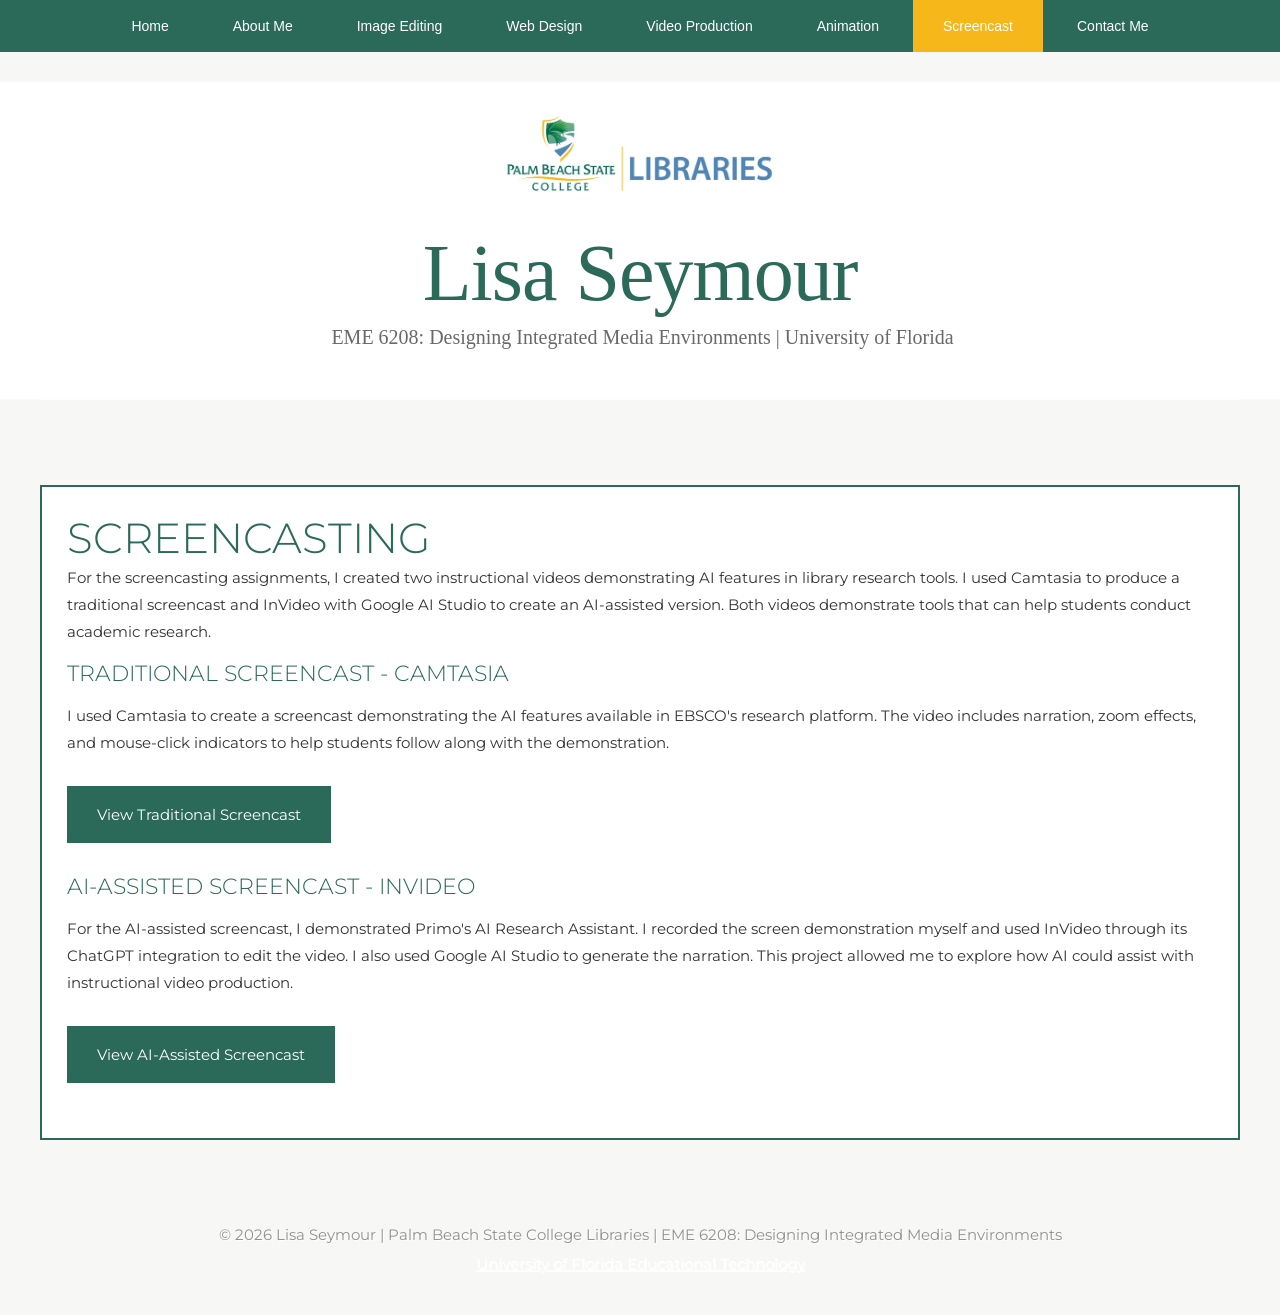
<file: screencast.html>
<!DOCTYPE html>
<html lang="en">

<head>
<meta charset="UTF-8">
<meta name="viewport" content="width=device-width, initial-scale=1.0">
<title>Screencasting | Lisa Seymour</title>

<link href="style.css" rel="stylesheet" type="text/css" media="screen">
</head>

<body>
<div id="wrapper">

<!-- NAVIGATION -->

<div id="menu-wrapper">
  <div id="menu" class="container">
    <ul>
      <li><a href="index.html">Home</a></li>
      <li><a href="about.html">About Me</a></li>
      <li><a href="image.html">Image Editing</a></li>
      <li><a href="web.html">Web Design</a></li>
      <li><a href="video.html">Video Production</a></li>
      <li><a href="animation.html">Animation</a></li>
      <li class="current_page_item"><a href="screencast.html">Screencast</a></li>
      <li><a href="contact.html">Contact Me</a></li>
    </ul>
  </div>
</div>

<!-- HEADER -->

<div id="logo" class="container">

  <img src="PBSC_LIBRARIES-LOGO.jpg"
       alt="Palm Beach State College Libraries logo"
       class="library-logo">

  <h1>Lisa Seymour</h1>
  <p>
    EME 6208: Designing Integrated Media Environments |
    University of Florida
  </p>

</div>

<div id="page" class="container">
  <div>
    <div class="entry"></div>
  </div>
</div>

<!-- SCREENCASTING PROJECT -->

<div class="container">

  <div class="web-project">

    <h2>Screencasting</h2>

    <p>
      For the screencasting assignments, I created two
      instructional videos demonstrating AI features in
      library research tools. I used Camtasia to produce
      a traditional screencast and InVideo with Google
      AI Studio to create an AI-assisted version.
      Both videos demonstrate tools that can help
      students conduct academic research.
    </p>

    <h3>Traditional Screencast - Camtasia</h3>

    <p>
      I used Camtasia to create a screencast demonstrating
      the AI features available in EBSCO's research
      platform. The video includes narration, zoom
      effects, and mouse-click indicators to help
      students follow along with the demonstration.
    </p>

    <p>
      <a href="https://youtu.be/Oqzo3-3kQes"
         class="button"
         target="_blank"
         rel="noopener noreferrer">
        View Traditional Screencast
      </a>
    </p>

    <h3>AI-Assisted Screencast - InVideo</h3>

    <p>
      For the AI-assisted screencast, I demonstrated
      Primo's AI Research Assistant. I recorded the
      screen demonstration myself and used InVideo
      through its ChatGPT integration to edit the video.
      I also used Google AI Studio to generate the
      narration. This project allowed me to explore
      how AI could assist with instructional video
      production.
    </p>

    <p>
      <a href="https://youtu.be/P6d_p23tyeU"
         class="button"
         target="_blank"
         rel="noopener noreferrer">
        View AI-Assisted Screencast
      </a>
    </p>

  </div>

</div>

</div>

<!-- FOOTER -->

<div id="footer">

  <p>
    &copy; 2026 Lisa Seymour |
    Palm Beach State College Libraries |
    EME 6208: Designing Integrated Media Environments
  </p>

  <p>
    <a href="https://education.ufl.edu/educational-technology/"
       target="_blank"
       rel="noopener noreferrer"
       style="color:#FFFFFF; text-decoration:underline;">
      University of Florida Educational Technology
    </a>
  </p>

</div>

</body>
</html>
</file>
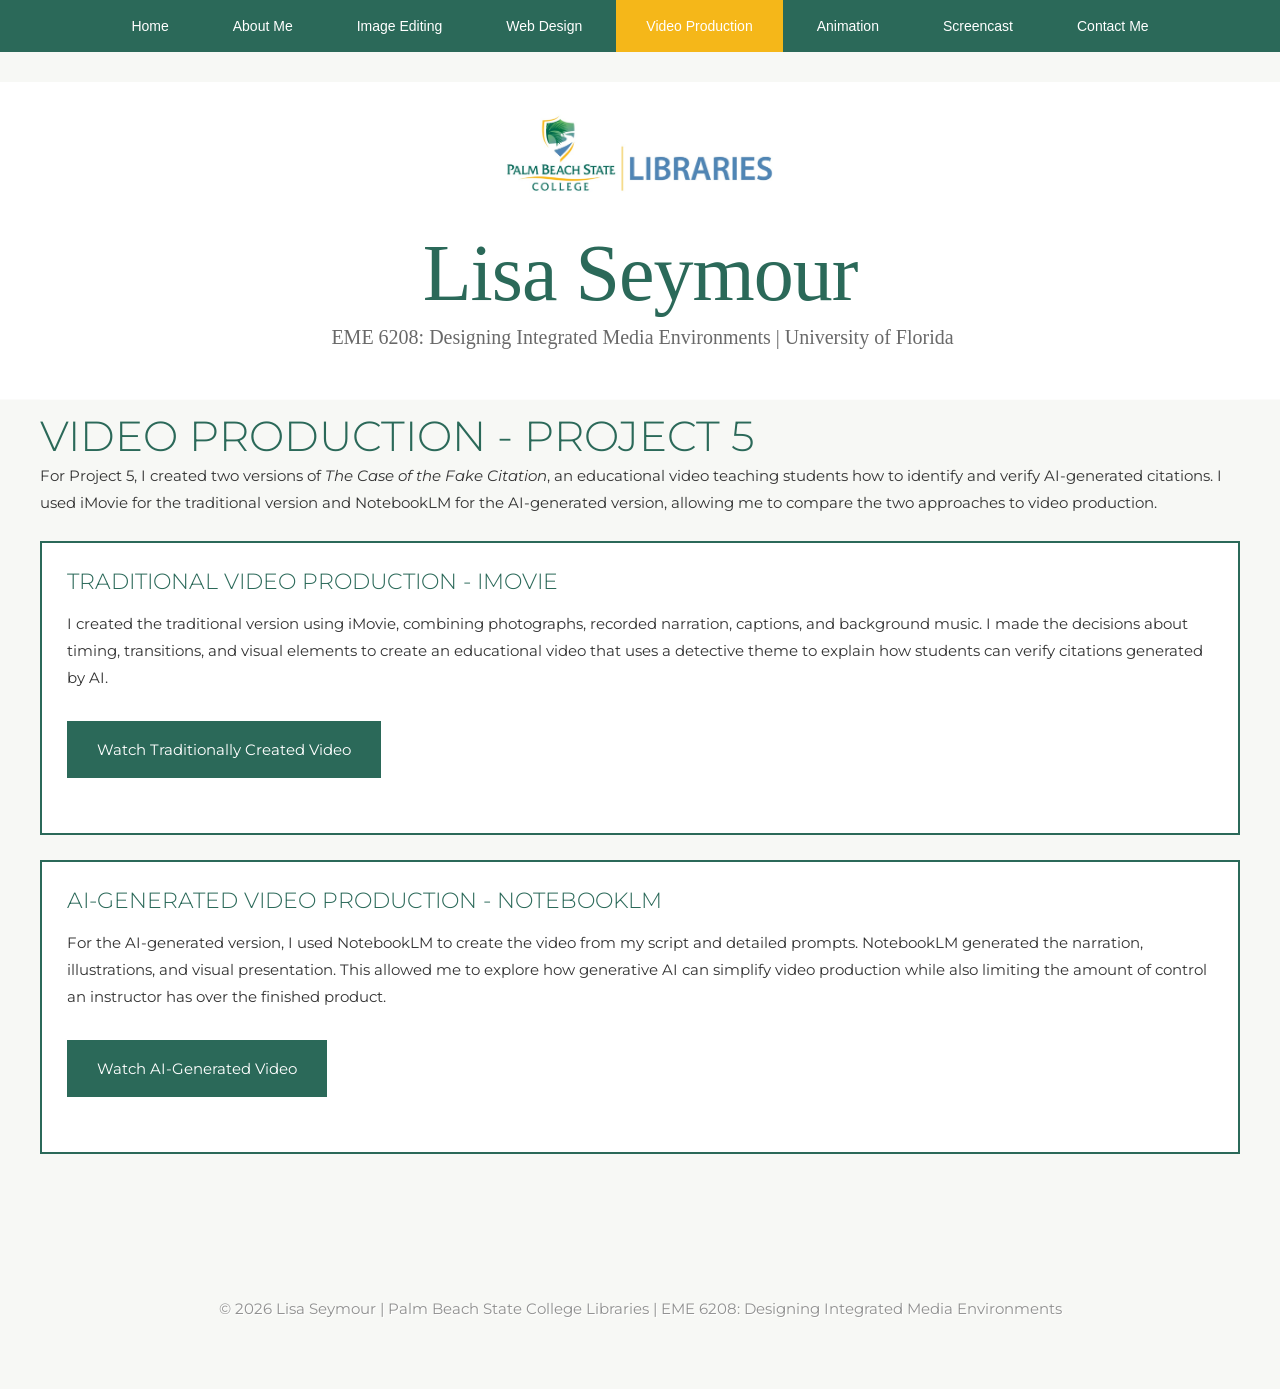
<file: video.html>
<!DOCTYPE html PUBLIC "-//W3C//DTD XHTML 1.0 Strict//EN"
"http://www.w3.org/TR/xhtml1/DTD/xhtml1-strict.dtd">

<!--
Design by TEMPLATED
http://templated.co
Released for free under the Creative Commons Attribution License
Name       : Vestibule
Description: A two-column, fixed-width design with dark color scheme.
Version    : 1.0
Released   : 20130406
-->

<html xmlns="http://www.w3.org/1999/xhtml">

<head>
<meta name="keywords" content="" />
<meta name="description" content="" />
<meta http-equiv="content-type" content="text/html; charset=utf-8" />

<title>Lisa Seymour | Video Production</title>

<link href="https://fonts.googleapis.com/css?family=Oxygen:400,700,300"
      rel="stylesheet" type="text/css" />
<link href="style.css" rel="stylesheet"
      type="text/css" media="screen" />

</head>

<body>

<div id="wrapper">

<!-- START OF THE NAVIGATION SECTION -->

<div id="menu-wrapper">
    <div id="menu" class="container">
        <ul>
            <li><a href="index.html">Home</a></li>
            <li><a href="about.html">About Me</a></li>
            <li><a href="image.html">Image Editing</a></li>
            <li><a href="web.html">Web Design</a></li>
            <li class="current_page_item">
                <a href="video.html">Video Production</a>
            </li>
            <li><a href="animation.html">Animation</a></li>
            <li><a href="screencast.html">Screencast</a></li>
            <li><a href="contact.html">Contact Me</a></li>
        </ul>
    </div>
</div>

<div id="logo" class="container">

    <img src="PBSC_LIBRARIES-LOGO.jpg"
         alt="Palm Beach State College Libraries logo"
         class="library-logo" />

    <h1>Lisa Seymour</h1>

    <p>
        EME 6208: Designing Integrated Media Environments
        | University of Florida
    </p>

</div>

<div id="page" class="container">
    <div>
        <div class="entry">
        </div>
    </div>
</div>

<!-- END OF THE NAVIGATION SECTION -->


<!-- START OF THE CONTENT SECTION -->

<div id="video-projects" class="container"
     style="margin-top: -50px; padding-bottom: 60px;">

    <h2>Video Production - Project 5</h2>

    <p>
        For Project 5, I created two versions of
        <em>The Case of the Fake Citation</em>, an educational
        video teaching students how to identify and verify
        AI-generated citations. I used iMovie for the
        traditional version and NotebookLM for the
        AI-generated version, allowing me to compare the
        two approaches to video production.
    </p>


    <!-- TRADITIONAL VIDEO -->

    <div class="web-project">

        <h3>Traditional Video Production - iMovie</h3>

        <p>
            I created the traditional version using iMovie,
            combining photographs, recorded narration,
            captions, and background music. I made the
            decisions about timing, transitions, and
            visual elements to create an educational
            video that uses a detective theme to
            explain how students can verify citations
            generated by AI.
        </p>

        <p>
            <a href="https://youtu.be/gQKt2Cko8yQ"
               target="_blank"
               rel="noopener noreferrer"
               class="button">
                Watch Traditionally Created Video
            </a>
        </p>

    </div>


    <!-- AI-GENERATED VIDEO -->

    <div class="web-project">

        <h3>AI-Generated Video Production - NotebookLM</h3>

        <p>
            For the AI-generated version, I used
            NotebookLM to create the video from my
            script and detailed prompts. NotebookLM
            generated the narration, illustrations,
            and visual presentation. This allowed
            me to explore how generative AI can
            simplify video production while also
            limiting the amount of control an
            instructor has over the finished product.
        </p>

        <p>
            <a href="https://youtu.be/zYoEh9pYAro"
               target="_blank"
               rel="noopener noreferrer"
               class="button">
                Watch AI-Generated Video
            </a>
        </p>

    </div>

</div>

<!-- END OF THE CONTENT SECTION -->

</div>


<!-- FOOTER -->

<div id="footer">
    <p>
        &copy; 2026 Lisa Seymour |
        Palm Beach State College Libraries |
        EME 6208: Designing Integrated Media Environments
    </p>
</div>

</body>
</html>
</file>
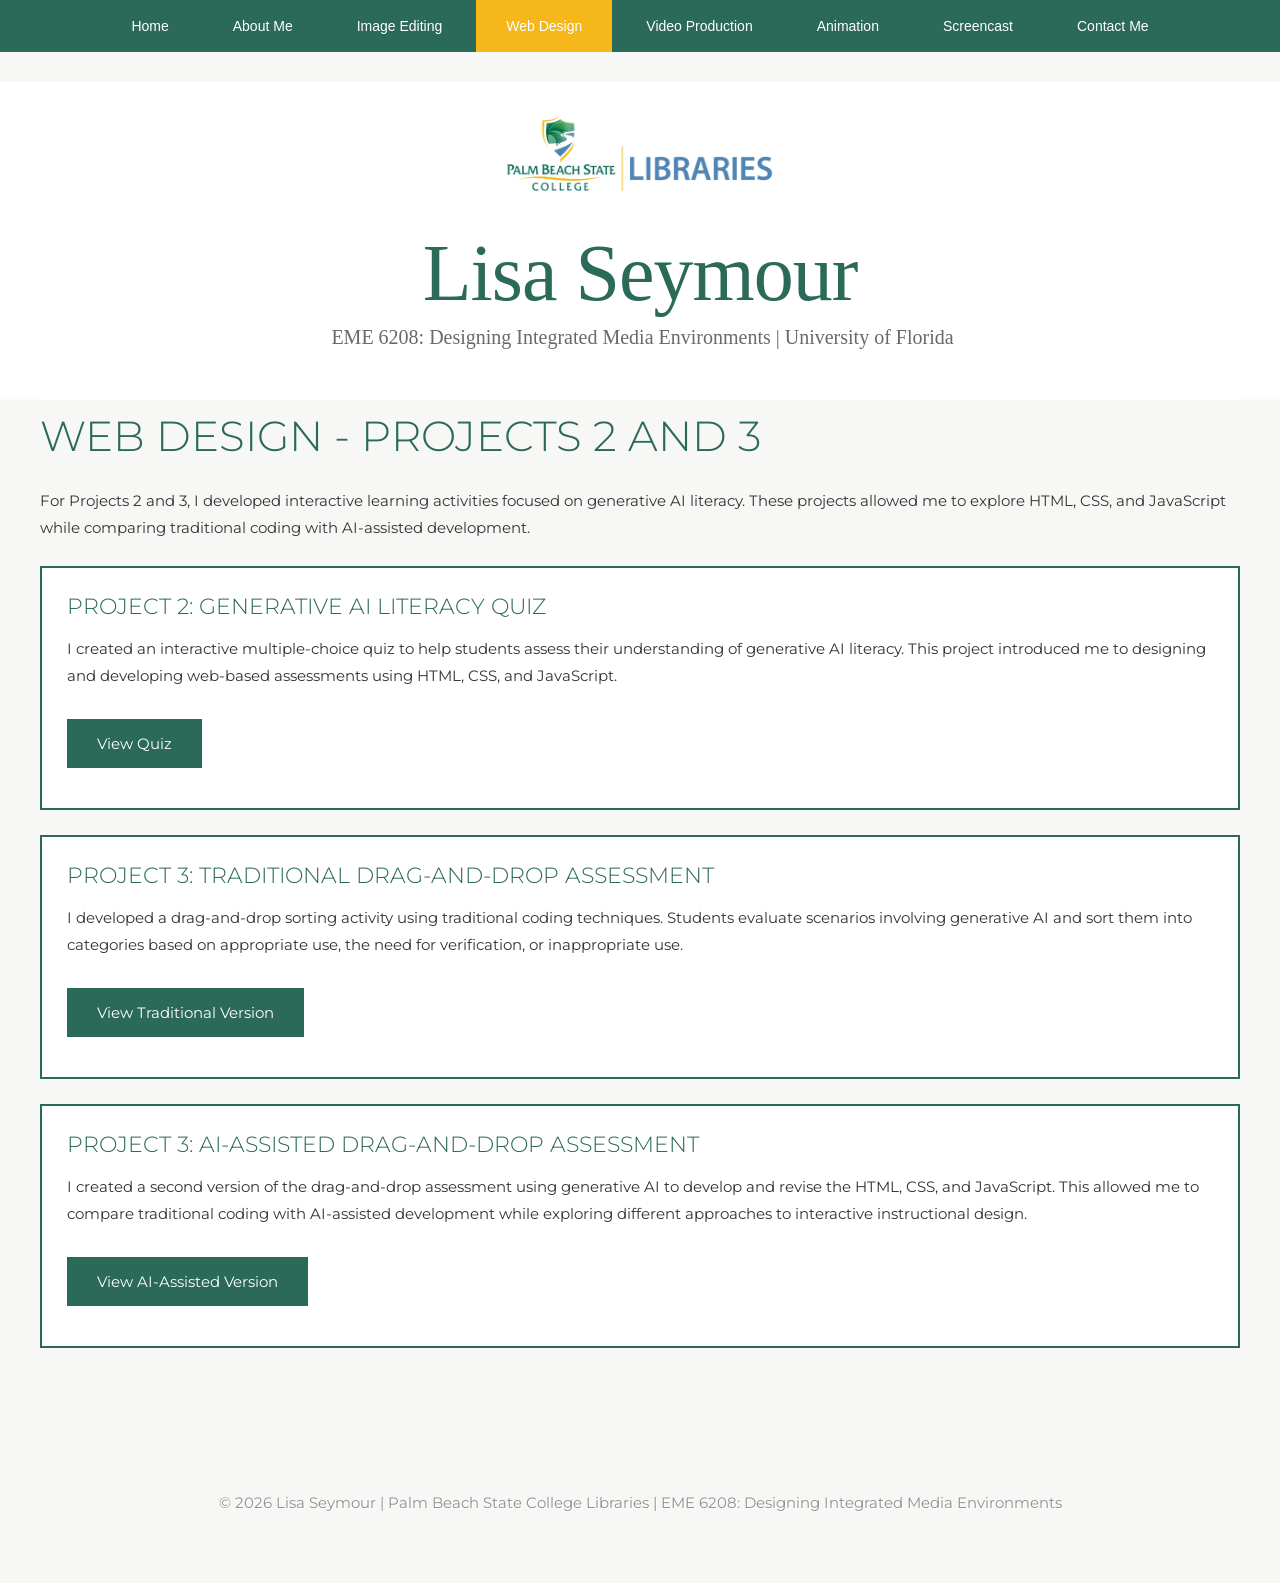
<file: web.html>
<!DOCTYPE html PUBLIC "-//W3C//DTD XHTML 1.0 Strict//EN" "http://www.w3.org/TR/xhtml1/DTD/xhtml1-strict.dtd">


<!--
Design by TEMPLATED
http://templated.co
Released for free under the Creative Commons Attribution License
Name       : Vestibule 
Description: A two-column, fixed-width design with dark color scheme.
Version    : 1.0
Released   : 20130406
-->

<!-- Comments are in ALL CAPS -->


<html xmlns="http://www.w3.org/1999/xhtml">
<head>
<meta name="keywords" content="" />
<meta name="description" content="" />
<meta http-equiv="content-type" content="text/html; charset=utf-8" />

<!-- SET THE PAGE TITLE INSIDE THE TITLE TAGS BELOW -->
    <title>Lisa Seymour | Digital Media Portfolio</title>

<link href="http://fonts.googleapis.com/css?family=Oxygen:400,700,300" rel="stylesheet" type="text/css" />
<link href="style.css" rel="stylesheet" type="text/css" media="screen" />
</head>

<body>
<div id="wrapper">
<!-- START OF THE NAVIGATION SECTION.  DO NOT CHANGE ANYTHING ABOVE THIS LINE EXCEPT TO SET THE TITLE. -->


	<div id="menu-wrapper">
		<div id="menu" class="container">
			<ul>
				<!-- NAVIGATION MENU.  THERE SHOULD BE ONE LIST ITEM FOR EACH BUTTON IN YOUR NAVIGATION BAR. -->
                <!-- REPLACE THE # IN THE LINK WITH THE FILE NAME OF THE APPROPRIATE PAGE.  -->
               


<li><a href="index.html">Home</a></li>
<li><a href="about.html">About Me</a></li>
<li><a href="image.html">Image Editing</a></li>
<li class="current_page_item"><a href="web.html">Web Design</a></li>
<li><a href="video.html">Video Production</a></li>
<li><a href="animation.html">Animation</a></li>
<li><a href="screencast.html">Screencast</a></li>
<li><a href="contact.html">Contact Me</a></li>
            </ul>
        </div>
    </div>
    <div id="logo" class="container">


<img src="PBSC_LIBRARIES-LOGO.jpg" alt="Palm Beach State College Libraries logo" class="library-logo" />

		<!-- THIS IS WHERE YOU CUSTOMIZE THE HEADER FOR EACH PAGE. -->
       <h1>Lisa Seymour</h1>
		<!-- THIS IS WHERE YOU CUSTOMIZE THE SUBHEADER FOR EACH PAGE. -->
      <p>EME 6208: Designing Integrated Media Environments | University of Florida</p>
      </div>
	<div id="page" class="container">
		<div>
			<div class="entry">
				<!-- THIS IS WHERE YOU CUSTOMIZE THE INTRODUCTORY PARAGRAPH FOR EACH PAGE. -->
                


			</div>
		</div>
	</div>
    
    
<!-- END OF THE NAVIGATION SECTION. -->

<!-- START OF THE CONTENT SECTION. -->


<div id="web-projects" class="container">

    <h2>Web Design - Projects 2 and 3</h2>

    <p>For Projects 2 and 3, I developed interactive learning activities focused on generative AI literacy. These projects allowed me to explore HTML, CSS, and JavaScript while comparing traditional coding with AI-assisted development.</p>

    <div class="web-project">
        <h3>Project 2: Generative AI Literacy Quiz</h3>
        <p>I created an interactive multiple-choice quiz to help students assess their understanding of generative AI literacy. This project introduced me to designing and developing web-based assessments using HTML, CSS, and JavaScript.</p>
        <a href="https://lisaseymour.github.io/designing-integrated-media/project-2/" class="button" target="_blank" rel="noopener noreferrer">View Quiz</a>
    </div>

    <div class="web-project">
        <h3>Project 3: Traditional Drag-and-Drop Assessment</h3>
        <p>I developed a drag-and-drop sorting activity using traditional coding techniques. Students evaluate scenarios involving generative AI and sort them into categories based on appropriate use, the need for verification, or inappropriate use.</p>
        <a href="https://lisaseymour.github.io/designing-integrated-media/project-3-traditional/" class="button" target="_blank" rel="noopener noreferrer">View Traditional Version</a>
    </div>

    <div class="web-project">
        <h3>Project 3: AI-Assisted Drag-and-Drop Assessment</h3>
        <p>I created a second version of the drag-and-drop assessment using generative AI to develop and revise the HTML, CSS, and JavaScript. This allowed me to compare traditional coding with AI-assisted development while exploring different approaches to interactive instructional design.</p>
        <a href="https://lisaseymour.github.io/designing-integrated-media/project-3-ai/" class="button" target="_blank" rel="noopener noreferrer">View AI-Assisted Version</a>
    </div>

</div>

</div>

<!-- ON OTHER PAGES, LIKE THE PROJECT PAGES, YOU WILL TAKE OUT EVERYTHING BETWEEN HERE AND THE END OF THE CONTENT SECTION AND REPLACE IT WITH THE PROJECT CONTENT. -->

<!-- END OF THE CONTENT SECTION.  BELOW YOU CAN CUSTOMIZE YOUR FOOTER. -->
</div>

<div id="footer">
	<!-- START FOOTER -->
	<p>&copy; 2026 Lisa Seymour | Palm Beach State College Libraries | EME 6208: Designing Integrated Media Environments</p>
	   <!-- END FOOTER -->
</div>

</body>
</html>
</file>
<file: style.css>
/*
Design by TEMPLATED
http://templated.co
Released for free under the Creative Commons Attribution License
*/

@import url('https://fonts.googleapis.com/css2?family=Montserrat:wght@300;400;500;600;700&display=swap');

body {
	margin: 0;
	padding: 0;
	background: #F7F8F5;
	
font-family: 'Montserrat', sans-serif;
font-size: 15px;

	color: #333333;
}

h1, h2, h3 {
	margin: 0;
	padding: 0;
	text-transform: uppercase;
	font-weight: 300;
	color: #2B6959;
}

h1 {
	font-size: 2em;
}

h2 {
	font-size: 2.8em;
}

h3 {
	font-size: 1.6em;
}

p, ul, ol {
	margin-top: 0;
	line-height: 180%;
}

ul, ol {
}

a {
	text-decoration: none;
	color: #5BA689;
}

a:hover {
}

#wrapper {
	overflow: hidden;
	background: #F7F8F5;
}

.container {
	width: 1200px;
	margin: 0px auto;
}

/* Header */

#header-wrapper {
	overflow: hidden;
	height: 600px;
	background: #FFFFFF;
}

#header {
	width: 960px;
	height: 200px;
	margin: 0 auto;
	padding: 0px 20px;
}


/* Logo */

#logo {
    text-align: center;
    height: auto;
    padding: 25px 0;
}

.library-logo {
    display: block;
    width: 280px;
    max-width: 90%;
    height: auto;
    margin: 0 auto 20px auto;
}


#logo h1 {
    padding: 5px 0px 20px 0px;
    letter-spacing: -1px;
    text-transform: capitalize;
    font-size: 80px;
    font-family: Georgia, 'Times New Roman', serif;
    font-weight: normal;
    color: #2B6959;
}


#logo p {
    margin-top: -20px;
    padding: 0px 0px 0px 5px;
    font-size: 20px;
    font-weight: 300;
    color: #696969;
    text-align: center;
    
font-family: Georgia, 'Times New Roman', serif;

}

#logo p a {
    color: #696969;
}

#logo a {
    border: none;
    background: none;
    text-decoration: none;
    color: #3C342E;
}


/* Menu */

#menu-wrapper {
	overflow: hidden;
	height: 52px;
	margin-bottom: 2em;
	background: #2B6959;
}

#menu {
	overflow: hidden;
	height: 52px;
}

#menu ul {
	margin: 0;
	padding: 0px 0px 0px 0px;
	list-style: none;
	line-height: normal;
	text-align: center;
}

#menu li {
	display: inline-block;
}

#menu a {
	display: block;
	padding: 0px 30px;
	line-height: 52px;
	border: none;
	text-decoration: none;
	text-align: center;
	font-family: 'Oswald', sans-serif;
	font-size: 14px;
	font-weight: 300;
	color: #FFFFFF;
}

#menu a:hover, #menu .current_page_item a {
	background: #F5B719;
	text-decoration: none;
	color: #FFFFFF;
}

#menu .current_page_item a {
}

/* Page */
#page {

	overflow: hidden;
	padding: 20px 20px 40px 20px;
}

/* Content */

#content {
	float: left;
	width: 752px;
	padding: 0px 0px 0px 0px;
}


/* Footer */

#footer {
	height: 100px;
	margin: 0 auto;
	padding: 50px 0px 0px 0px;
}

#footer p {
	margin: 0;
	padding-top: 10px;
	line-height: normal;
	text-align: center;
	text-shadow: 1px 1px 0px #FFFFFF;
	color: #909090;
}

#footer a {
	text-decoration: underline;
	color: #909090;
}

#footer a:hover {
	text-decoration: none;
	color: #383838;
}

.box1 {
	overflow: hidden;
	height: 300px;
	background: url(images/img04.jpg) no-repeat center bottom;
}


/* Three Column Content */

#three-column {
	overflow: hidden;
	padding: 10px 0px 50px 0px;
}

#three-column .tbox1 {
	float: left;
	width: 384px;
	margin-right: 20px;
}

#three-column .tbox2 {
	float: left;
	width: 384px;
}

#three-column .tbox3 {
	float: right;
	width: 384px;
}


.box-style {
    background: #FFFFFF;
    text-align: center;
    height: 420px;
    display: flex;
    flex-direction: column;
}

.box-style h2 {
    padding: 10px 0px;
    letter-spacing: -1px;
    font-size: 22px;
    color: #2B6959;
}

.box-style .content {
    width: 324px;
    padding: 30px;
    flex: 1;
    display: flex;
    flex-direction: column;
    align-items: center;
}

.box-style .content p {
    flex: 1;
}

.button {
    display: inline-block;
    margin: 1em 0em;
    background: #2B6959;
    padding: 1em 2em;
    color: #FFFFFF;
}

.button:hover {
    background: #F5B719;
    color: #2B6959;
}

.box-style .button {
    margin-top: auto;
}


.profile-photo {
    float: right;
    width: 200px;
    max-width: 35%;
    height: auto;
    margin: 0 0 20px 25px;
    border: 3px solid #2B6959;
    border-radius: 8px;
}

/* Image Editing Project Page */


#image-projects {
    padding: 0 0 60px;
}


#image-projects h2 {
    margin-bottom: 20px;
}

#image-projects h3 {
    margin: 25px 0 15px;
    font-size: 22px;
}

.book-covers {
    display: flex;
    gap: 30px;
    margin: 25px 0 50px;
}

.project-artwork {
    flex: 1;
    min-width: 0;
    text-align: center;
}

.project-artwork img {
    width: 100%;
    max-width: 350px;
    height: auto;
}

.project-artwork p {
    text-align: left;
    margin-top: 15px;
}

.vector-project {
    text-align: center;
}

#image-projects > h3 {
    text-align: center;
}

.vector-project img {
    width: 100%;
    max-width: 350px;
    height: auto;
}

.vector-project p {
    margin-top: 15px;
}

@media (max-width: 700px) {
    .book-covers {
        flex-direction: column;
        align-items: center;
    }
}

#image-projects {
    margin-top: -50px;
}

/* Web Design Project Page */

#web-projects {
    padding: 0 0 60px;
    margin-top: -50px;
}

#web-projects h2 {
    margin-bottom: 25px;
}

.web-project {
    background: #FFFFFF;
    border: 2px solid #2B6959;
    padding: 25px;
    margin: 25px 0;
}

.web-project h3 {
    color: #2B6959;
    font-size: 22px;
    margin-bottom: 15px;
}


/* Full-width white header */

#logo {
    background: #FFFFFF;
    box-shadow: 0 0 0 100vmax #FFFFFF;
    clip-path: inset(0 -100vmax);
}
</file>
<file: eportfolio/style.css>
/* ==========================================
   AI-GENERATED EPORTFOLIO
   Lisa Seymour | EME 6208
   ========================================== */

/* Google Fonts */

@import url('https://fonts.googleapis.com/css2?family=Lato:wght@300;400;700;900&family=Playfair+Display:wght@400;500;600;700&display=swap');


/* Color palette and design settings */

:root {
  --pbsc-green: #2B6959;
  --pbsc-gold: #F5B719;
  --library-blue: #568DB8;
  --off-white: #F5F8F6;
  --white: #FFFFFF;
  --text-dark: #333D38;
  --text-muted: #59665F;
  --border-light: #DCE6DF;

  --serif-font: 'Playfair Display', Georgia, serif;
  --body-font: 'Lato', Arial, sans-serif;
}


/* Basic reset */

* {
  box-sizing: border-box;
}

html {
  scroll-behavior: smooth;
}

body {
  margin: 0;
  background-color: var(--off-white);
  color: var(--text-dark);
  font-family: var(--body-font);
  font-size: 16px;
  line-height: 1.7;
}

h1, h2, h3, p {
  margin-top: 0;
}

h1, h2, h3 {
  line-height: 1.25;
}

h1, h2 {
  font-family: var(--serif-font);
}

a {
  color: inherit;
}

a:focus-visible {
  outline: 3px solid var(--library-blue);
  outline-offset: 4px;
}

section {
  scroll-margin-top: 24px;
}


/* ==========================================
   HEADER
   ========================================== */

.site-header {
  background-color: var(--off-white);
  border-bottom: 3px solid var(--pbsc-gold);
}

.header-inner {
  max-width: 1160px;
  margin: 0 auto;
  padding: 32px 28px;
  display: flex;
  align-items: center;
  gap: 34px;
}

.logo-link {
  display: inline-flex;
  flex-shrink: 0;
  text-decoration: none;
}

.logo-frame {
  width: 158px;
  min-height: 110px;
  display: flex;
  align-items: center;
  justify-content: center;
  background-color: var(--white);
  border: 2px solid var(--library-blue);
  border-radius: 12px;
  padding: 12px;
}

.logo-frame img {
  display: block;
  width: 100%;
  max-height: 100px;
  object-fit: contain;
}

.header-identity h1 {
  font-size: clamp(2.6rem, 5vw, 4.3rem);
  font-weight: 600;
  color: var(--pbsc-green);
  margin: 3px 0 6px;
  letter-spacing: -1px;
}

.eyebrow {
  margin: 0;
  color: var(--pbsc-green);
  font-size: 0.75rem;
  font-weight: 900;
  letter-spacing: 2px;
  text-transform: uppercase;
}

.header-subtitle {
  color: var(--text-muted);
  font-size: 1rem;
  margin: 0;
}


/* Navigation */

.main-nav {
  display: flex;
  justify-content: center;
  flex-wrap: wrap;
  gap: 8px;
  padding: 12px 20px;
  background-color: var(--pbsc-green);
}

.main-nav a {
  color: var(--white);
  font-size: 0.92rem;
  font-weight: 700;
  text-decoration: none;
  padding: 10px 23px;
  border-radius: 5px;
  transition: background-color 0.2s ease,
              color 0.2s ease;
}

.main-nav a:hover,
.main-nav a:focus-visible {
  background-color: var(--pbsc-gold);
  color: var(--pbsc-green);
}


/* ==========================================
   HERO INTRODUCTION
   ========================================== */

.hero {
  background-color: var(--pbsc-green);
  color: var(--white);
  padding: 92px 28px 104px;
  text-align: center;
}

.hero-content {
  max-width: 850px;
  margin: 0 auto;
}

.hero-kicker {
  color: var(--pbsc-gold);
  font-size: 0.85rem;
  font-weight: 900;
  letter-spacing: 2.5px;
  text-transform: uppercase;
  margin-bottom: 20px;
}

.hero h2 {
  color: var(--white);
  font-size: clamp(2.6rem, 6vw, 4.5rem);
  font-weight: 500;
  margin-bottom: 26px;
}

.gold-rule {
  width: 75px;
  height: 4px;
  background-color: var(--pbsc-gold);
  border-radius: 2px;
}

.hero .gold-rule {
  margin: 0 auto 30px;
}

.hero-description {
  font-size: clamp(1.1rem, 2.5vw, 1.45rem);
  font-weight: 400;
  line-height: 1.7;
  margin-bottom: 18px;
}

.hero-secondary {
  max-width: 670px;
  margin: 0 auto 35px;
  color: #E5F0EA;
  font-size: 1rem;
}

.hero-button {
  display: inline-flex;
  align-items: center;
  justify-content: center;
  gap: 14px;
  background-color: var(--pbsc-gold);
  color: var(--pbsc-green);
  padding: 13px 27px;
  border-radius: 6px;
  font-weight: 900;
  text-decoration: none;
  transition: background-color 0.2s ease,
              transform 0.2s ease;
}

.hero-button:hover {
  background-color: var(--white);
  transform: translateY(-2px);
}


/* ==========================================
   PROJECT SHOWCASE
   ========================================== */

.projects-section {
  max-width: 1200px;
  margin: 0 auto;
  padding: 88px 28px 100px;
}

.section-heading {
  max-width: 760px;
  margin: 0 auto 48px;
  text-align: center;
}

.section-label {
  color: var(--pbsc-green);
  font-size: 0.8rem;
  font-weight: 900;
  text-transform: uppercase;
  letter-spacing: 2px;
  margin-bottom: 12px;
}

.section-heading h2,
.about-intro h2 {
  font-size: clamp(2.1rem, 4vw, 3rem);
  font-weight: 600;
  color: var(--pbsc-green);
  margin-bottom: 18px;
}

.section-heading > p:last-child {
  color: var(--text-muted);
  font-size: 1.05rem;
  margin-bottom: 0;
}


/* Six responsive project cards */

.project-grid {
  display: grid;
  grid-template-columns: repeat(3, minmax(0, 1fr));
  gap: 24px;
}

.project-card {
  position: relative;
  display: flex;
  flex-direction: column;
  min-width: 0;
  min-height: 315px;
  padding: 33px 29px 28px;
  background-color: var(--white);
  border: 1px solid var(--border-light);
  border-top: 4px solid var(--pbsc-green);
  border-radius: 10px;
  box-shadow: 0 4px 18px rgba(32, 65, 49, 0.05);
  transition: transform 0.2s ease,
              box-shadow 0.2s ease;
}

.project-card:hover {
  transform: translateY(-4px);
  box-shadow: 0 10px 26px rgba(32, 65, 49, 0.12);
}

.card-number {
  position: absolute;
  top: 25px;
  right: 27px;
  color: #A5B9AD;
  font-size: 0.8rem;
  font-weight: 900;
  letter-spacing: 1px;
}

.card-icon {
  display: flex;
  justify-content: center;
  align-items: center;
  width: 51px;
  height: 51px;
  margin-bottom: 23px;
  color: var(--pbsc-green);
  background-color: #FDF3D5;
  border-radius: 10px;
  font-size: 1.7rem;
  line-height: 1;
}

.project-card h3 {
  color: var(--pbsc-green);
  font-family: var(--serif-font);
  font-size: 1.4rem;
  font-weight: 600;
  margin-bottom: 13px;
}

.project-card p {
  color: var(--text-muted);
  font-size: 0.96rem;
  line-height: 1.7;
  margin-bottom: 28px;
}

.card-category {
  align-self: flex-start;
  margin-top: auto;
  padding-top: 12px;
  border-top: 2px solid var(--pbsc-gold);
  color: var(--pbsc-green);
  font-size: 0.76rem;
  font-weight: 900;
  text-transform: uppercase;
  letter-spacing: 1px;
}


/* ==========================================
   ABOUT ME
   ========================================== */

.about-section {
  background-color: #EAF0EB;
  border-top: 1px solid var(--border-light);
  padding: 90px 28px;
}

.about-container {
  max-width: 1100px;
  margin: 0 auto;
  display: grid;
  grid-template-columns: 0.85fr 1.15fr;
  gap: 75px;
  align-items: start;
}

.about-intro h2 {
  max-width: 390px;
  margin-bottom: 25px;
}

.about-text {
  padding-top: 8px;
}

.about-text p {
  color: var(--text-dark);
  font-size: 1.04rem;
  line-height: 1.85;
  margin-bottom: 22px;
}

.about-text p:last-child {
  margin-bottom: 0;
}


/* ==========================================
   FOOTER
   ========================================== */

.site-footer {
  padding: 52px 25px 45px;
  background-color: var(--pbsc-green);
  color: var(--white);
  text-align: center;
}

.footer-name {
  color: var(--white);
  font-family: var(--serif-font);
  font-size: 1.75rem;
  font-weight: 600;
  margin-bottom: 12px;
}

.site-footer p {
  margin-top: 0;
  margin-bottom: 7px;
}

.footer-rule {
  width: 58px;
  height: 3px;
  margin: 24px auto;
  background-color: var(--pbsc-gold);
}

.footer-note {
  color: #E1EEE6;
  font-size: 0.83rem;
}


/* ==========================================
   RESPONSIVE LAYOUT
   ========================================== */

@media (max-width: 900px) {

  .project-grid {
    grid-template-columns: repeat(2, minmax(0, 1fr));
  }

  .about-container {
    grid-template-columns: 1fr;
    gap: 30px;
  }

  .about-intro h2 {
    max-width: none;
  }

  .hero {
    padding: 75px 25px 85px;
  }
}

@media (max-width: 600px) {

  .header-inner {
    flex-direction: column;
    text-align: center;
    gap: 18px;
    padding: 28px 18px;
  }

  .logo-frame {
    width: 140px;
  }

  .header-identity h1 {
    font-size: 2.8rem;
  }

  .main-nav {
    gap: 4px;
    padding: 10px;
  }

  .main-nav a {
    padding: 9px 14px;
    font-size: 0.88rem;
  }

  .hero {
    padding: 64px 20px 76px;
  }

  .hero h2 {
    font-size: 2.7rem;
  }

  .projects-section {
    padding: 65px 20px;
  }

  .project-grid {
    grid-template-columns: 1fr;
  }

  .project-card {
    min-height: 0;
  }

  .about-section {
    padding: 65px 20px;
  }
}

/* Respect reduced-motion preferences */

@media (prefers-reduced-motion: reduce) {
  html {
    scroll-behavior: auto;
  }

  .project-card,
  .hero-button,
  .main-nav a {
    transition: none;
  }

  .project-card:hover,
  .hero-button:hover {
    transform: none;
  }
}
/* Center the header logo and name */
.header-inner {
    justify-content: center;
}

/* ==========================================
   AI DESIGN PROCESS SECTION
   ========================================== */

.ai-process-section {
  background-color: #F5F8F6;
  padding: 90px 28px 100px;
  border-top: 1px solid #DCE6DF;
}

.ai-process-container {
  max-width: 820px;
  margin: 0 auto;
}

.ai-process-container h2 {
  color: #2B6959;
  font-family: 'Playfair Display', Georgia, serif;
  font-size: clamp(2.1rem, 4vw, 3rem);
  font-weight: 600;
  margin-bottom: 22px;
}

.ai-process-container .gold-rule {
  margin-bottom: 30px;
}

.ai-process-container > p:not(.section-label) {
  color: #333D38;
  font-size: 1.04rem;
  line-height: 1.85;
  margin-bottom: 22px;
}

/* Traditional portfolio comparison */

.comparison-link {
  margin-top: 42px;
  padding: 30px;
  background-color: #FFFFFF;
  border-left: 4px solid #F5B719;
  border-radius: 8px;
}

.comparison-link p {
  color: #2B6959;
  font-weight: 700;
  margin-bottom: 18px;
}

.traditional-button {
  display: inline-flex;
  align-items: center;
  gap: 12px;
  background-color: #2B6959;
  color: #FFFFFF;
  padding: 12px 24px;
  border-radius: 6px;
  font-family: 'Lato', Arial, sans-serif;
  font-weight: 700;
  text-decoration: none;
  transition: background-color 0.2s ease,
              color 0.2s ease;
}

.traditional-button:hover {
  background-color: #F5B719;
  color: #2B6959;
}

@media (max-width: 600px) {
  .ai-process-section {
    padding: 65px 20px;
  }

  .comparison-link {
    padding: 24px 20px;
  }
}
/* About Me profile photograph */

.about-photo {
    float: right;
    width: 190px;
    height: 190px;
    object-fit: cover;
    border: 3px solid #2B6959;
    border-radius: 12px;
    margin: 0 0 18px 25px;
}

/* Adjust photo placement for smaller screens */

@media (max-width: 600px) {
    .about-photo {
        float: none;
        display: block;
        margin: 0 auto 25px;
        width: 170px;
        height: 170px;
    }
}

/* Project card buttons */

.project-links {
    display: flex;
    flex-direction: column;
    gap: 9px;
    margin: 4px 0 22px;
}

.project-button {
    display: block;
    background-color: #2B6959;
    color: #FFFFFF;
    padding: 10px 14px;
    border-radius: 6px;
    text-align: center;
    text-decoration: none;
    font-family: 'Lato', Arial, sans-serif;
    font-size: 0.88rem;
    font-weight: 700;
    transition: background-color 0.2s ease,
                color 0.2s ease;
}

.project-button:hover {
    background-color: #F5B719;
    color: #2B6959;
}

/* Image Editing project gallery */

.image-gallery {
    display: grid;
    grid-template-columns: repeat(3, minmax(0, 1fr));
    gap: 10px;
    margin: 8px 0 22px;
}

.image-gallery a {
    display: flex;
    flex-direction: column;
    gap: 8px;
    text-align: center;
    text-decoration: none;
    color: #2B6959;
    font-family: 'Lato', Arial, sans-serif;
    font-size: 0.76rem;
    font-weight: 700;
}

.image-gallery img {
    display: block;
    width: 100%;
    height: 105px;
    object-fit: contain;
    background-color: #F5F8F6;
    border: 1px solid #DCE6DF;
    border-radius: 5px;
    padding: 5px;
}

.image-gallery a:hover img {
    border-color: #F5B719;
    box-shadow: 0 0 0 2px #F5B719;
}

@media (max-width: 600px) {
    .image-gallery img {
        height: 125px;
    }
}
/* Back to Top button */

.back-to-top {
    position: fixed;
    bottom: 25px;
    right: 25px;
    display: flex;
    align-items: center;
    justify-content: center;
    width: 48px;
    height: 48px;
    background-color: #2B6959;
    color: #FFFFFF;
    border-radius: 50%;
    text-decoration: none;
    font-size: 1.6rem;
    font-weight: 700;
    box-shadow: 0 3px 10px rgba(0, 0, 0, 0.18);
    z-index: 1000;
    transition: background-color 0.2s ease;
}

.back-to-top:hover {
    background-color: #F5B719;
    color: #2B6959;
}

.back-to-top:focus-visible {
    outline: 3px solid #568DB8;
    outline-offset: 3px;
}

/* Make Back to Top button wide enough for its label */

.back-to-top {
    width: auto;
    min-width: 130px;
    height: 44px;
    padding: 0 18px;
    border-radius: 24px;
    font-size: 0.9rem;
    white-space: nowrap;
    gap: 6px;
}

/* ==========================================
   PROJECT PREVIEW IMAGES
   ========================================== */

.project-preview-link {
    display: block;
    margin: 0 0 22px;
    text-decoration: none;
}

.project-preview-image {
    display: block;
    width: 100%;
    height: 190px;
    object-fit: contain;
    background-color: #F5F8F6;
    border: 1px solid #DCE6DF;
    border-radius: 8px;
    padding: 5px;
}

.project-preview-link:hover .project-preview-image {
    border-color: #F5B719;
    box-shadow: 0 0 0 2px #F5B719;
}

.project-preview-link:focus-visible {
    outline: 3px solid #568DB8;
    outline-offset: 4px;
}

/* ==========================================
   REFLECTION BUTTON
   ========================================== */

.project-links button.project-button {
    width: 100%;
    border: none;
    cursor: pointer;
    font-family: var(--body-font);
    font-size: 0.88rem;
    line-height: 1.7;
}

.project-links button.project-button:focus-visible {
    outline: 3px solid var(--library-blue);
    outline-offset: 3px;
}

/* ==========================================
   AI-ASSISTED VIDEO REFLECTION POP-UP
   ========================================== */

.reflection-dialog {
    width: min(90%, 760px);
    max-height: 85vh;
    padding: 0;
    border: 3px solid var(--pbsc-green);
    border-radius: 12px;
    background-color: var(--white);
    box-shadow: 0 12px 50px rgba(0, 0, 0, 0.25);
    color: var(--text-dark);
}

.reflection-dialog::backdrop {
    background-color: rgba(20, 40, 32, 0.65);
}

.reflection-content {
    position: relative;
    padding: 42px 45px;
}

.reflection-content h2 {
    font-family: var(--serif-font);
    color: var(--pbsc-green);
    font-size: clamp(1.7rem, 3vw, 2.3rem);
    margin-bottom: 20px;
    padding-right: 30px;
}

.reflection-content .gold-rule {
    margin-bottom: 28px;
}

.reflection-content p:not(.section-label) {
    font-family: var(--body-font);
    font-size: 1rem;
    line-height: 1.85;
    color: var(--text-dark);
    margin-bottom: 22px;
}

.reflection-close {
    position: absolute;
    top: 15px;
    right: 20px;
    border: none;
    background: transparent;
    color: var(--pbsc-green);
    font-size: 2rem;
    line-height: 1;
    cursor: pointer;
}

.reflection-close:hover {
    color: #A66B00;
}

.reflection-done {
    display: block;
    margin: 30px auto 0;
    padding: 12px 24px;
    border: none;
    border-radius: 6px;
    background-color: var(--pbsc-green);
    color: var(--white);
    font-family: var(--body-font);
    font-size: 0.95rem;
    font-weight: 700;
    cursor: pointer;
}

.reflection-done:hover {
    background-color: var(--pbsc-gold);
    color: var(--pbsc-green);
}

.reflection-close:focus-visible,
.reflection-done:focus-visible {
    outline: 3px solid var(--library-blue);
    outline-offset: 4px;
}

@media (max-width: 600px) {
    .reflection-dialog {
        width: 94%;
        max-height: 90vh;
    }

    .reflection-content {
        padding: 32px 24px;
    }
}

/* ==========================================
   EXPANDED PROJECT DETAILS
   ========================================== */

.project-details-section {
    background-color: #EAF0EB;
    border-top: 1px solid var(--border-light);
    padding: 75px 28px 90px;
}

.project-details-container {
    max-width: 1000px;
    margin: 0 auto;
}

.project-details-section .section-heading {
    margin-bottom: 35px;
}

/* Individual expandable projects */

.project-detail {
    margin-bottom: 14px;
    background-color: #FFFFFF;
    border: 1px solid var(--border-light);
    border-left: 4px solid var(--pbsc-green);
    border-radius: 8px;
    overflow: hidden;
}

.project-detail summary {
    padding: 20px 25px;
    color: var(--pbsc-green);
    font-family: var(--serif-font);
    font-size: 1.3rem;
    font-weight: 600;
    cursor: pointer;
    transition: background-color 0.2s ease;
}

.project-detail summary:hover {
    background-color: #FDF3D5;
}

.project-detail summary:focus-visible {
    outline: 3px solid var(--library-blue);
    outline-offset: -3px;
}

.project-detail[open] summary {
    background-color: #F5F8F6;
    border-bottom: 2px solid var(--pbsc-gold);
}

/* Expanded description content */

.project-detail-content {
    padding: 30px 35px 35px;
}

.project-detail-content p {
    color: var(--text-dark);
    font-family: var(--body-font);
    font-size: 1rem;
    line-height: 1.85;
    margin-bottom: 22px;
}

.project-detail-content p:last-child {
    margin-bottom: 0;
}

/* Embedded YouTube videos */

.project-video-grid {
    display: grid;
    grid-template-columns: repeat(2, minmax(0, 1fr));
    gap: 25px;
    margin-top: 35px;
}

.project-video h4 {
    color: var(--pbsc-green);
    font-family: var(--body-font);
    font-size: 1rem;
    font-weight: 700;
    margin: 0 0 12px;
}

.video-frame {
    position: relative;
    width: 100%;
    aspect-ratio: 16 / 9;
    background-color: #000000;
    border-radius: 8px;
    overflow: hidden;
}

.video-frame iframe {
    display: block;
    width: 100%;
    height: 100%;
    border: 0;
}

/* Additional project links */

.project-detail-link a {
    display: inline-block;
    padding: 11px 20px;
    background-color: var(--pbsc-green);
    color: #FFFFFF;
    text-decoration: none;
    border-radius: 6px;
    font-weight: 700;
}

.project-detail-link a:hover {
    background-color: var(--pbsc-gold);
    color: var(--pbsc-green);
}

/* Mobile layout */

@media (max-width: 700px) {
    .project-details-section {
        padding: 55px 20px 70px;
    }

    .project-detail summary {
        padding: 17px 18px;
        font-size: 1.1rem;
    }

    .project-detail-content {
        padding: 25px 20px;
    }

    .project-video-grid {
        grid-template-columns: 1fr;
        gap: 28px;
    }
}

/* Read My Process & Reflection buttons */

.explore-project {
    display: block;
    margin: 0 0 22px;
    padding: 12px 16px;
    background-color: #FDF3D5;
    color: #2B6959;
    border: 2px solid #F5B719;
    border-radius: 6px;
    text-align: center;
    text-decoration: none;
    font-family: 'Lato', Arial, sans-serif;
    font-size: 0.9rem;
    font-weight: 700;
    transition: background-color 0.2s ease;
}

.explore-project:hover {
    background-color: #F5B719;
}

.explore-project:focus-visible {
    outline: 3px solid #568DB8;
    outline-offset: 3px;
}

.project-detail {
    scroll-margin-top: 25px;
}
/* Center the single phototropism animation video */

.project-detail-content .project-video-grid:has(> .project-video:only-child) {
    grid-template-columns: minmax(0, 1fr);
    max-width: 480px;
    margin-left: auto;
    margin-right: auto;
}
/* Left-align text in expanded project reflections */

.project-detail-content p {
    text-align: left;
}
</file>
<file: Extra Credit/style.css>
/* ==========================================
   AI-GENERATED EPORTFOLIO
   Lisa Seymour | EME 6208
   ========================================== */

/* Google Fonts */

@import url('https://fonts.googleapis.com/css2?family=Lato:wght@300;400;700;900&family=Playfair+Display:wght@400;500;600;700&display=swap');


/* Color palette and design settings */

:root {
  --pbsc-green: #2B6959;
  --pbsc-gold: #F5B719;
  --library-blue: #568DB8;
  --off-white: #F5F8F6;
  --white: #FFFFFF;
  --text-dark: #333D38;
  --text-muted: #59665F;
  --border-light: #DCE6DF;

  --serif-font: 'Playfair Display', Georgia, serif;
  --body-font: 'Lato', Arial, sans-serif;
}


/* Basic reset */

* {
  box-sizing: border-box;
}

html {
  scroll-behavior: smooth;
}

body {
  margin: 0;
  background-color: var(--off-white);
  color: var(--text-dark);
  font-family: var(--body-font);
  font-size: 16px;
  line-height: 1.7;
}

h1, h2, h3, p {
  margin-top: 0;
}

h1, h2, h3 {
  line-height: 1.25;
}

h1, h2 {
  font-family: var(--serif-font);
}

a {
  color: inherit;
}

a:focus-visible {
  outline: 3px solid var(--library-blue);
  outline-offset: 4px;
}

section {
  scroll-margin-top: 24px;
}


/* ==========================================
   HEADER
   ========================================== */

.site-header {
  background-color: var(--off-white);
  border-bottom: 3px solid var(--pbsc-gold);
}

.header-inner {
  max-width: 1160px;
  margin: 0 auto;
  padding: 32px 28px;
  display: flex;
  align-items: center;
  gap: 34px;
}

.logo-link {
  display: inline-flex;
  flex-shrink: 0;
  text-decoration: none;
}

.logo-frame {
  width: 158px;
  min-height: 110px;
  display: flex;
  align-items: center;
  justify-content: center;
  background-color: var(--white);
  border: 2px solid var(--library-blue);
  border-radius: 12px;
  padding: 12px;
}

.logo-frame img {
  display: block;
  width: 100%;
  max-height: 100px;
  object-fit: contain;
}

.header-identity h1 {
  font-size: clamp(2.6rem, 5vw, 4.3rem);
  font-weight: 600;
  color: var(--pbsc-green);
  margin: 3px 0 6px;
  letter-spacing: -1px;
}

.eyebrow {
  margin: 0;
  color: var(--pbsc-green);
  font-size: 0.75rem;
  font-weight: 900;
  letter-spacing: 2px;
  text-transform: uppercase;
}

.header-subtitle {
  color: var(--text-muted);
  font-size: 1rem;
  margin: 0;
}


/* Navigation */

.main-nav {
  display: flex;
  justify-content: center;
  flex-wrap: wrap;
  gap: 8px;
  padding: 12px 20px;
  background-color: var(--pbsc-green);
}

.main-nav a {
  color: var(--white);
  font-size: 0.92rem;
  font-weight: 700;
  text-decoration: none;
  padding: 10px 23px;
  border-radius: 5px;
  transition: background-color 0.2s ease,
              color 0.2s ease;
}

.main-nav a:hover,
.main-nav a:focus-visible {
  background-color: var(--pbsc-gold);
  color: var(--pbsc-green);
}


/* ==========================================
   HERO INTRODUCTION
   ========================================== */

.hero {
  background-color: var(--pbsc-green);
  color: var(--white);
  padding: 92px 28px 104px;
  text-align: center;
}

.hero-content {
  max-width: 850px;
  margin: 0 auto;
}

.hero-kicker {
  color: var(--pbsc-gold);
  font-size: 0.85rem;
  font-weight: 900;
  letter-spacing: 2.5px;
  text-transform: uppercase;
  margin-bottom: 20px;
}

.hero h2 {
  color: var(--white);
  font-size: clamp(2.6rem, 6vw, 4.5rem);
  font-weight: 500;
  margin-bottom: 26px;
}

.gold-rule {
  width: 75px;
  height: 4px;
  background-color: var(--pbsc-gold);
  border-radius: 2px;
}

.hero .gold-rule {
  margin: 0 auto 30px;
}

.hero-description {
  font-size: clamp(1.1rem, 2.5vw, 1.45rem);
  font-weight: 400;
  line-height: 1.7;
  margin-bottom: 18px;
}

.hero-secondary {
  max-width: 670px;
  margin: 0 auto 35px;
  color: #E5F0EA;
  font-size: 1rem;
}

.hero-button {
  display: inline-flex;
  align-items: center;
  justify-content: center;
  gap: 14px;
  background-color: var(--pbsc-gold);
  color: var(--pbsc-green);
  padding: 13px 27px;
  border-radius: 6px;
  font-weight: 900;
  text-decoration: none;
  transition: background-color 0.2s ease,
              transform 0.2s ease;
}

.hero-button:hover {
  background-color: var(--white);
  transform: translateY(-2px);
}


/* ==========================================
   PROJECT SHOWCASE
   ========================================== */

.projects-section {
  max-width: 1200px;
  margin: 0 auto;
  padding: 88px 28px 100px;
}

.section-heading {
  max-width: 760px;
  margin: 0 auto 48px;
  text-align: center;
}

.section-label {
  color: var(--pbsc-green);
  font-size: 0.8rem;
  font-weight: 900;
  text-transform: uppercase;
  letter-spacing: 2px;
  margin-bottom: 12px;
}

.section-heading h2,
.about-intro h2 {
  font-size: clamp(2.1rem, 4vw, 3rem);
  font-weight: 600;
  color: var(--pbsc-green);
  margin-bottom: 18px;
}

.section-heading > p:last-child {
  color: var(--text-muted);
  font-size: 1.05rem;
  margin-bottom: 0;
}


/* Six responsive project cards */

.project-grid {
  display: grid;
  grid-template-columns: repeat(3, minmax(0, 1fr));
  gap: 24px;
}

.project-card {
  position: relative;
  display: flex;
  flex-direction: column;
  min-width: 0;
  min-height: 315px;
  padding: 33px 29px 28px;
  background-color: var(--white);
  border: 1px solid var(--border-light);
  border-top: 4px solid var(--pbsc-green);
  border-radius: 10px;
  box-shadow: 0 4px 18px rgba(32, 65, 49, 0.05);
  transition: transform 0.2s ease,
              box-shadow 0.2s ease;
}

.project-card:hover {
  transform: translateY(-4px);
  box-shadow: 0 10px 26px rgba(32, 65, 49, 0.12);
}

.card-number {
  position: absolute;
  top: 25px;
  right: 27px;
  color: #A5B9AD;
  font-size: 0.8rem;
  font-weight: 900;
  letter-spacing: 1px;
}

.card-icon {
  display: flex;
  justify-content: center;
  align-items: center;
  width: 51px;
  height: 51px;
  margin-bottom: 23px;
  color: var(--pbsc-green);
  background-color: #FDF3D5;
  border-radius: 10px;
  font-size: 1.7rem;
  line-height: 1;
}

.project-card h3 {
  color: var(--pbsc-green);
  font-family: var(--serif-font);
  font-size: 1.4rem;
  font-weight: 600;
  margin-bottom: 13px;
}

.project-card p {
  color: var(--text-muted);
  font-size: 0.96rem;
  line-height: 1.7;
  margin-bottom: 28px;
}

.card-category {
  align-self: flex-start;
  margin-top: auto;
  padding-top: 12px;
  border-top: 2px solid var(--pbsc-gold);
  color: var(--pbsc-green);
  font-size: 0.76rem;
  font-weight: 900;
  text-transform: uppercase;
  letter-spacing: 1px;
}


/* ==========================================
   ABOUT ME
   ========================================== */

.about-section {
  background-color: #EAF0EB;
  border-top: 1px solid var(--border-light);
  padding: 90px 28px;
}

.about-container {
  max-width: 1100px;
  margin: 0 auto;
  display: grid;
  grid-template-columns: 0.85fr 1.15fr;
  gap: 75px;
  align-items: start;
}

.about-intro h2 {
  max-width: 390px;
  margin-bottom: 25px;
}

.about-text {
  padding-top: 8px;
}

.about-text p {
  color: var(--text-dark);
  font-size: 1.04rem;
  line-height: 1.85;
  margin-bottom: 22px;
}

.about-text p:last-child {
  margin-bottom: 0;
}


/* ==========================================
   FOOTER
   ========================================== */

.site-footer {
  padding: 52px 25px 45px;
  background-color: var(--pbsc-green);
  color: var(--white);
  text-align: center;
}

.footer-name {
  color: var(--white);
  font-family: var(--serif-font);
  font-size: 1.75rem;
  font-weight: 600;
  margin-bottom: 12px;
}

.site-footer p {
  margin-top: 0;
  margin-bottom: 7px;
}

.footer-rule {
  width: 58px;
  height: 3px;
  margin: 24px auto;
  background-color: var(--pbsc-gold);
}

.footer-note {
  color: #E1EEE6;
  font-size: 0.83rem;
}


/* ==========================================
   RESPONSIVE LAYOUT
   ========================================== */

@media (max-width: 900px) {

  .project-grid {
    grid-template-columns: repeat(2, minmax(0, 1fr));
  }

  .about-container {
    grid-template-columns: 1fr;
    gap: 30px;
  }

  .about-intro h2 {
    max-width: none;
  }

  .hero {
    padding: 75px 25px 85px;
  }
}

@media (max-width: 600px) {

  .header-inner {
    flex-direction: column;
    text-align: center;
    gap: 18px;
    padding: 28px 18px;
  }

  .logo-frame {
    width: 140px;
  }

  .header-identity h1 {
    font-size: 2.8rem;
  }

  .main-nav {
    gap: 4px;
    padding: 10px;
  }

  .main-nav a {
    padding: 9px 14px;
    font-size: 0.88rem;
  }

  .hero {
    padding: 64px 20px 76px;
  }

  .hero h2 {
    font-size: 2.7rem;
  }

  .projects-section {
    padding: 65px 20px;
  }

  .project-grid {
    grid-template-columns: 1fr;
  }

  .project-card {
    min-height: 0;
  }

  .about-section {
    padding: 65px 20px;
  }
}

/* Respect reduced-motion preferences */

@media (prefers-reduced-motion: reduce) {
  html {
    scroll-behavior: auto;
  }

  .project-card,
  .hero-button,
  .main-nav a {
    transition: none;
  }

  .project-card:hover,
  .hero-button:hover {
    transform: none;
  }
}
/* Center the header logo and name */
.header-inner {
    justify-content: center;
}

/* ==========================================
   AI DESIGN PROCESS SECTION
   ========================================== */

.ai-process-section {
  background-color: #F5F8F6;
  padding: 90px 28px 100px;
  border-top: 1px solid #DCE6DF;
}

.ai-process-container {
  max-width: 820px;
  margin: 0 auto;
}

.ai-process-container h2 {
  color: #2B6959;
  font-family: 'Playfair Display', Georgia, serif;
  font-size: clamp(2.1rem, 4vw, 3rem);
  font-weight: 600;
  margin-bottom: 22px;
}

.ai-process-container .gold-rule {
  margin-bottom: 30px;
}

.ai-process-container > p:not(.section-label) {
  color: #333D38;
  font-size: 1.04rem;
  line-height: 1.85;
  margin-bottom: 22px;
}

/* Traditional portfolio comparison */

.comparison-link {
  margin-top: 42px;
  padding: 30px;
  background-color: #FFFFFF;
  border-left: 4px solid #F5B719;
  border-radius: 8px;
}

.comparison-link p {
  color: #2B6959;
  font-weight: 700;
  margin-bottom: 18px;
}

.traditional-button {
  display: inline-flex;
  align-items: center;
  gap: 12px;
  background-color: #2B6959;
  color: #FFFFFF;
  padding: 12px 24px;
  border-radius: 6px;
  font-family: 'Lato', Arial, sans-serif;
  font-weight: 700;
  text-decoration: none;
  transition: background-color 0.2s ease,
              color 0.2s ease;
}

.traditional-button:hover {
  background-color: #F5B719;
  color: #2B6959;
}

@media (max-width: 600px) {
  .ai-process-section {
    padding: 65px 20px;
  }

  .comparison-link {
    padding: 24px 20px;
  }
}
/* About Me profile photograph */

.about-photo {
    float: right;
    width: 190px;
    height: 190px;
    object-fit: cover;
    border: 3px solid #2B6959;
    border-radius: 12px;
    margin: 0 0 18px 25px;
}

/* Adjust photo placement for smaller screens */

@media (max-width: 600px) {
    .about-photo {
        float: none;
        display: block;
        margin: 0 auto 25px;
        width: 170px;
        height: 170px;
    }
}

/* Project card buttons */

.project-links {
    display: flex;
    flex-direction: column;
    gap: 9px;
    margin: 4px 0 22px;
}

.project-button {
    display: block;
    background-color: #2B6959;
    color: #FFFFFF;
    padding: 10px 14px;
    border-radius: 6px;
    text-align: center;
    text-decoration: none;
    font-family: 'Lato', Arial, sans-serif;
    font-size: 0.88rem;
    font-weight: 700;
    transition: background-color 0.2s ease,
                color 0.2s ease;
}

.project-button:hover {
    background-color: #F5B719;
    color: #2B6959;
}

/* Image Editing project gallery */

.image-gallery {
    display: grid;
    grid-template-columns: repeat(3, minmax(0, 1fr));
    gap: 10px;
    margin: 8px 0 22px;
}

.image-gallery a {
    display: flex;
    flex-direction: column;
    gap: 8px;
    text-align: center;
    text-decoration: none;
    color: #2B6959;
    font-family: 'Lato', Arial, sans-serif;
    font-size: 0.76rem;
    font-weight: 700;
}

.image-gallery img {
    display: block;
    width: 100%;
    height: 105px;
    object-fit: contain;
    background-color: #F5F8F6;
    border: 1px solid #DCE6DF;
    border-radius: 5px;
    padding: 5px;
}

.image-gallery a:hover img {
    border-color: #F5B719;
    box-shadow: 0 0 0 2px #F5B719;
}

@media (max-width: 600px) {
    .image-gallery img {
        height: 125px;
    }
}
</file>
<file: project-3-traditional/style.css>
body{
		font-family: Trebuchet MS, Lucida Sans Unicode, Arial, sans-serif;	/* Font to use */
		background-color:#EDB731;
	}
	#footer{
		height:30px;
		vertical-align:middle;
		text-align:right;
		clear:both;
		padding-right:3px;
		background-color:#0073A6;
		margin-top:2px;
		width:790px;
	}
	#footer form{
		margin:0px;
		margin-top:2px;
	}
	#dhtmlgoodies_dragDropContainer{	/* Main container for this script */
		margin:20px auto;
		width:1100px;
		height:1000px;
		border:1px solid #2B6959;
		background-color:#F5F8F6;
		-moz-user-select:none;
	}
	#dhtmlgoodies_dragDropContainer ul{	/* General rules for all <ul> */
		margin-top:0px;
		margin-left:0px;
		margin-bottom:0px;
		padding:2px;
	}
	
	#dhtmlgoodies_dragDropContainer li,#dragContent li,li#indicateDestination{	/* Movable items, i.e. <LI> */
		list-style-type:none;
		height:90px;
		background-color:#FFFFFF;
		border:1px solid #000;
		padding:6px;
		margin-bottom:2px;
		cursor:pointer;
		font-size:16px;
		line-height:21px;
	}

	li#indicateDestination{	/* Box indicating where content will be dropped - i.e. the one you use if you don't use arrow */
		border:1px dotted #600;	
		background-color:#FFF;
	}
		
	#dhtmlgoodies_dragDropContainer ul li.correctAnswer{	/* Correctly moved item */
		background-color:green;
		color:#FFF;
	}
	#dhtmlgoodies_dragDropContainer ul li.wrongAnswer{	/* Item moved to wrong box */
		background-color:red;
		color:#FFF;
	}
	
	
	/* LEFT COLUMN CSS */
	div#dhtmlgoodies_listOfItems{	/* Left column "Available students" */
		
		float:left;
		padding-left:10px;
		padding-right:10px;
		
		/* CSS HACK */
		width: 250px;	/* IE 5.x */
		width/* */:/**/250px;	/* Other browsers */
		width: /**/250px;
				
	}
	#dhtmlgoodies_listOfItems ul{	/* Left(Sources) column <ul> */
		height:950px;	

	}
		
	div#dhtmlgoodies_listOfItems div{
		border:1px solid #999;		
	}
	div#dhtmlgoodies_listOfItems div ul{	/* Left column <ul> */
		margin-left:10px;	/* Space at the left of list - the arrow will be positioned there */
	}
	#dhtmlgoodies_listOfItems div p{	/* Heading above left column */
		margin:0px;	
		font-weight:bold;
		padding-left:12px;
		background-color:#2B6959;	
		color:#FFF;
		margin-bottom:5px;
	}
	/* END LEFT COLUMN CSS */
	
	#dhtmlgoodies_dragDropContainer .mouseover{	/* Mouse over effect DIV box in right column */
		background-color:#E2EBED;
		border:1px solid #2B6959;
	}
	
	/* Start main container CSS */
	
	div#dhtmlgoodies_mainContainer{	/* Right column DIV */
		width:820px;
		float:left;	
	}
	#dhtmlgoodies_mainContainer div{	/* Parent <div> of small boxes */
		float:left;
		margin-right:10px;
		margin-bottom:10px;
		margin-top:0px;
		border:1px solid #999;

		/* CSS HACK */
		width: 260px;	/* IE 5.x */
		width/* */:/**/260px;	/* Other browsers */
		width: /**/260px;
				
	}
	#dhtmlgoodies_mainContainer div ul{
		margin-left:10px;
	}
	
	#dhtmlgoodies_mainContainer div p{	/* Heading above small boxes */
		margin:0px;
		padding:0px;
		padding-left:12px;
		font-weight:bold;
		background-color:#2B6959;	
		color:#FFF;	
		margin-bottom:5px;
	}
	
	#dhtmlgoodies_mainContainer ul{	/* Small box in right column ,i.e <ul> */
		min-height:400px;
		width:240px;
		height:80px;	
		border:0px;	
		margin-bottom:0px;
		overflow:hidden;
		
	}
	
	#dragContent{	/* Drag container */
		position:absolute;
		width:240px;
		height:90px;
		display:none;
		margin:0px;
		padding:0px;
		z-index:2000;
	}

	#dragDropIndicator{	/* DIV for the small arrow */
		position:absolute;
		width:7px;
		height:10px;
		display:none;
		z-index:1000;
		margin:0px;
		padding:0px;
	}
	.style1 {color: #FF0000}
</file>
